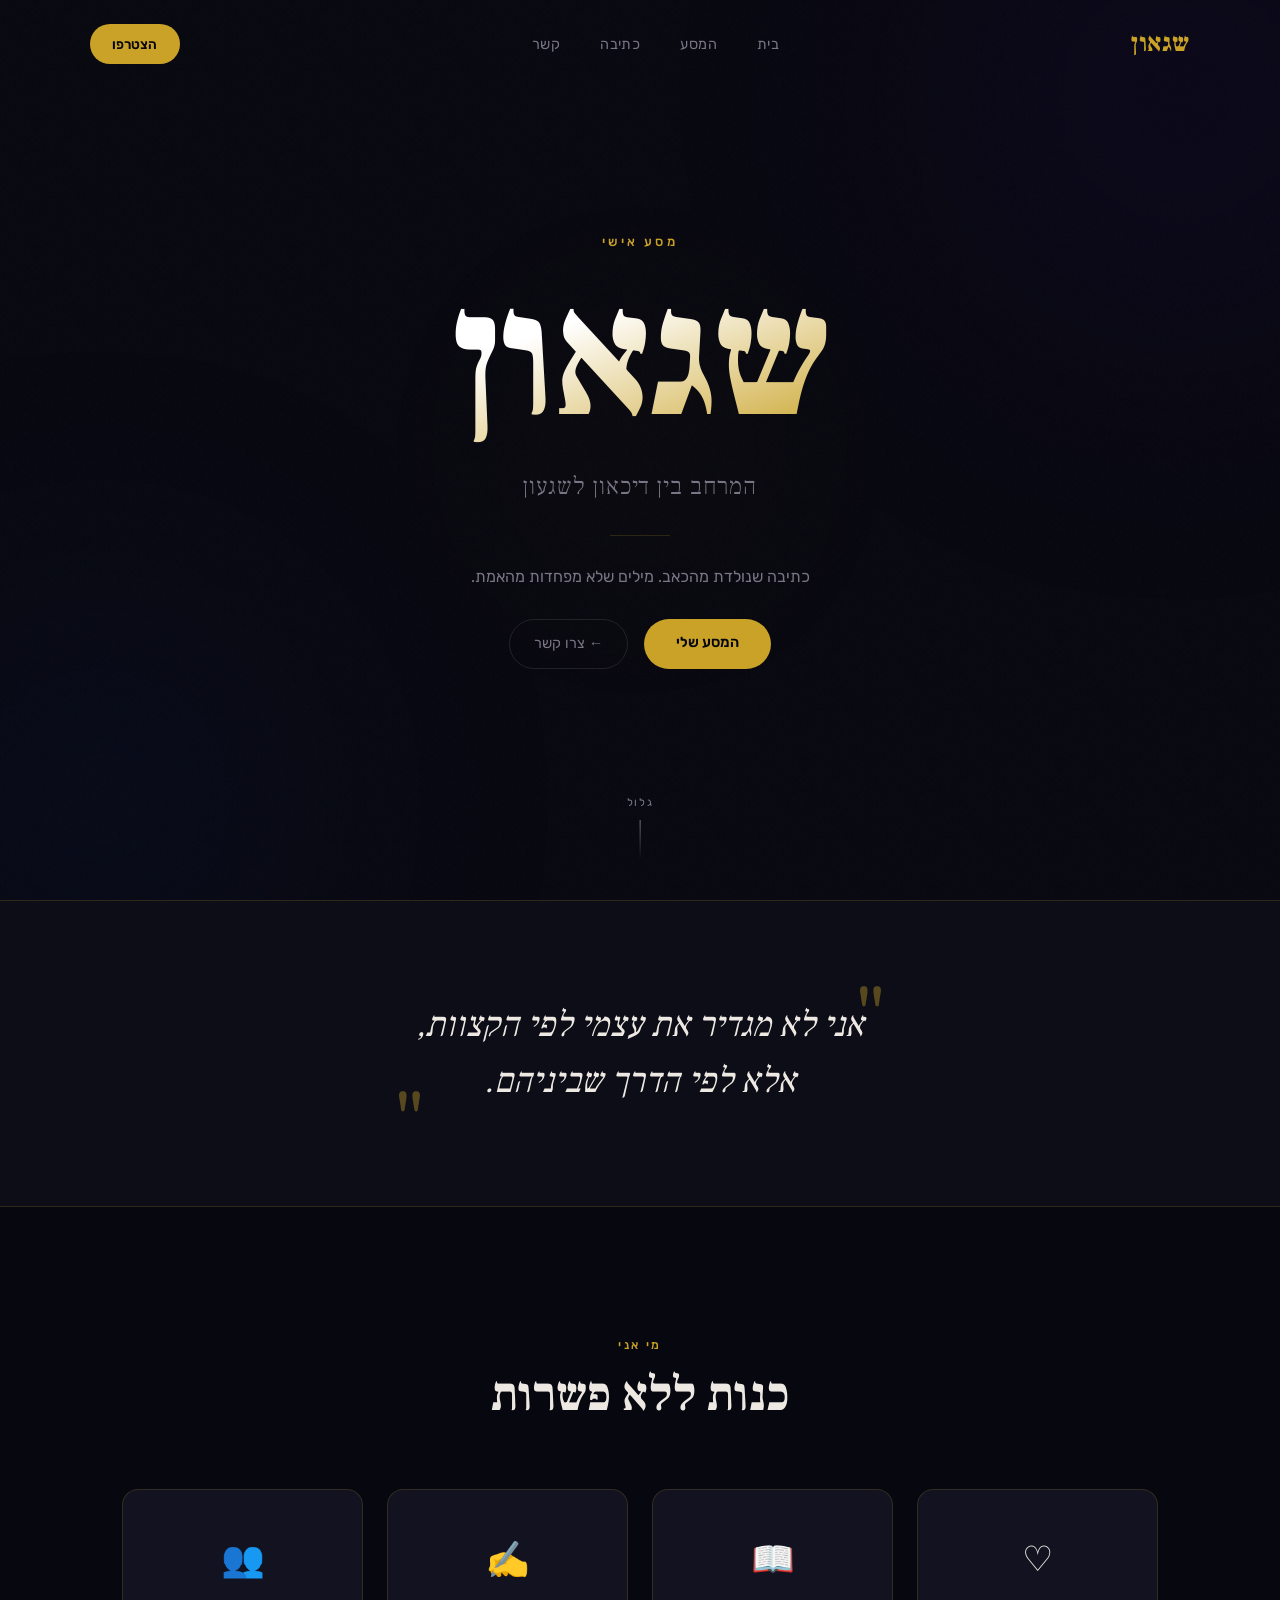
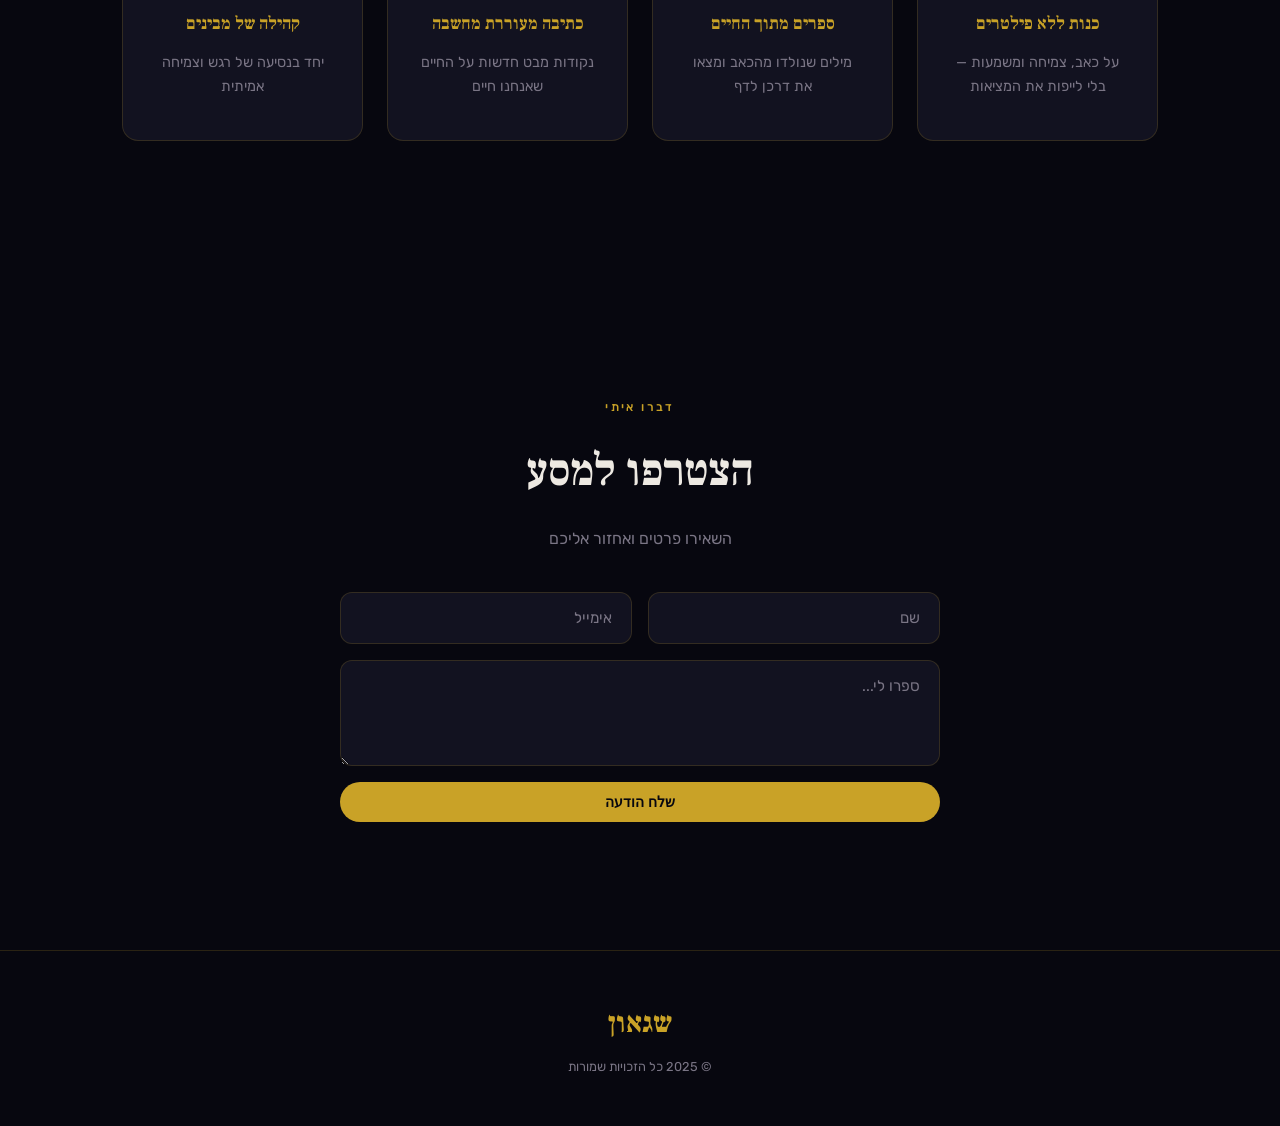
<file: docs/index.html>
<!DOCTYPE html>
<html lang="he" dir="rtl">
<head>
    <meta charset="UTF-8">
    <meta name="viewport" content="width=device-width, initial-scale=1.0">
    <title>שגאון — המרחב בין דיכאון לשגעון</title>
    <link rel="preconnect" href="https://fonts.googleapis.com">
    <link rel="preconnect" href="https://fonts.gstatic.com" crossorigin>
    <link href="https://fonts.googleapis.com/css2?family=Frank+Ruhl+Libre:wght@300;400;700;900&family=Rubik:ital,wght@0,300;0,400;0,500;1,300&display=swap" rel="stylesheet">
    <link rel="stylesheet" href="css/styles.css">
    <link rel="stylesheet" href="css/animations.css">
    <link rel="stylesheet" href="css/responsive.css">
</head>
<body>

    <div class="noise"></div>

    <nav class="navbar" id="navbar">
        <div class="nav-inner">
            <div class="logo">שגאון</div>
            <ul class="nav-links">
                <li><a href="#home">בית</a></li>
                <li><a href="#about">המסע</a></li>
                <li><a href="#writing">כתיבה</a></li>
                <li><a href="#contact">קשר</a></li>
            </ul>
            <a href="#contact" class="nav-cta">הצטרפו</a>
        </div>
    </nav>

    <section id="home" class="hero">
        <div class="hero-bg">
            <div class="orb orb-1"></div>
            <div class="orb orb-2"></div>
            <div class="orb orb-3"></div>
        </div>
        <div class="hero-inner">
            <span class="hero-eyebrow">מסע אישי</span>
            <h1 class="hero-title">שגאון</h1>
            <p class="hero-sub">המרחב בין דיכאון לשגעון</p>
            <div class="hero-divider"><span></span></div>
            <p class="hero-body">כתיבה שנולדת מהכאב. מילים שלא מפחדות מהאמת.</p>
            <div class="hero-actions">
                <a href="#about" class="btn-gold">המסע שלי</a>
                <a href="#contact" class="btn-ghost">← צרו קשר</a>
            </div>
        </div>
        <div class="scroll-hint">
            <span>גלול</span>
            <div class="scroll-line"></div>
        </div>
    </section>

    <section class="quote-hero">
        <div class="container">
            <blockquote>
                <span class="quote-mark">"</span>
                <p>אני לא מגדיר את עצמי לפי הקצוות,<br>אלא לפי הדרך שביניהם.</p>
                <span class="quote-mark closing">"</span>
            </blockquote>
        </div>
    </section>

    <section id="about" class="pillars">
        <div class="container">
            <div class="section-header">
                <span class="section-tag">מי אני</span>
                <h2>כנות ללא פשרות</h2>
            </div>
            <div class="pillars-grid">
                <div class="pillar reveal" data-delay="0">
                    <div class="pillar-icon">♡</div>
                    <h3>כנות ללא פילטרים</h3>
                    <p>על כאב, צמיחה ומשמעות — בלי לייפות את המציאות</p>
                </div>
                <div class="pillar reveal" data-delay="100">
                    <div class="pillar-icon">📖</div>
                    <h3>ספרים מתוך החיים</h3>
                    <p>מילים שנולדו מהכאב ומצאו את דרכן לדף</p>
                </div>
                <div class="pillar reveal" data-delay="200">
                    <div class="pillar-icon">✍</div>
                    <h3>כתיבה מעוררת מחשבה</h3>
                    <p>נקודות מבט חדשות על החיים שאנחנו חיים</p>
                </div>
                <div class="pillar reveal" data-delay="300">
                    <div class="pillar-icon">👥</div>
                    <h3>קהילה של מבינים</h3>
                    <p>יחד בנסיעה של רגש וצמיחה אמיתית</p>
                </div>
            </div>
        </div>
    </section>


    <section id="contact" class="contact">
        <div class="container">
            <div class="contact-inner">
                <span class="section-tag">דברו איתי</span>
                <h2>הצטרפו למסע</h2>
                <p class="contact-sub">השאירו פרטים ואחזור אליכם</p>
                <form class="contact-form" onsubmit="handleSubmit(event)">
                    <div class="form-row">
                        <input type="text" placeholder="שם" required />
                        <input type="email" placeholder="אימייל" required />
                    </div>
                    <textarea placeholder="ספרו לי..." rows="4"></textarea>
                    <button type="submit" class="btn-gold">שלח הודעה</button>
                </form>
            </div>
        </div>
    </section>

    <footer class="footer">
        <div class="container">
            <div class="footer-logo">שגאון</div>
            <p>© 2025 כל הזכויות שמורות</p>
        </div>
    </footer>

    <script src="js/main.js"></script>
    <script src="js/scroll-effects.js"></script>
</body>
</html>
</file>
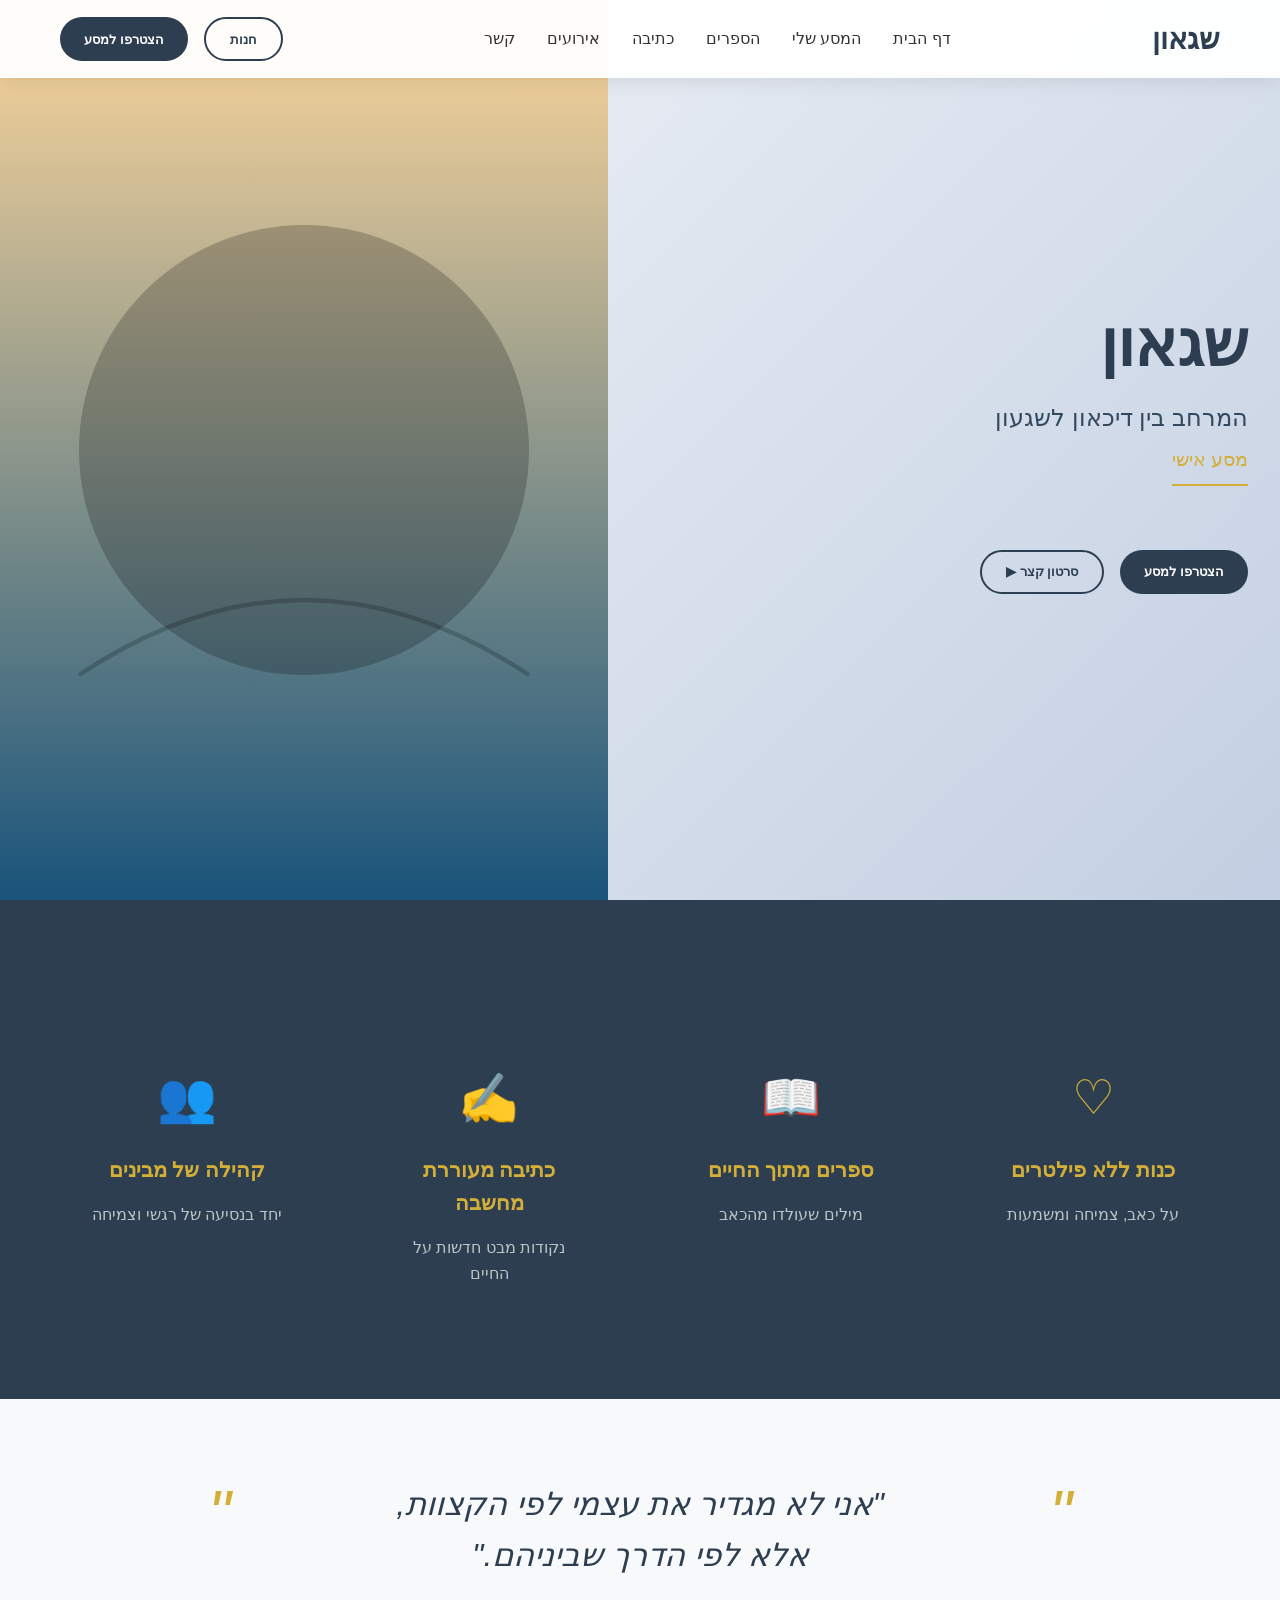
<file: shagaon-website/index.html>
<!DOCTYPE html>
<html lang="he" dir="rtl">
<head>
    <meta charset="UTF-8">
    <meta name="viewport" content="width=device-width, initial-scale=1.0">
    <title>שגאון - המרחב בין דיכאון לשגעון</title>
    <link rel="stylesheet" href="css/styles.css">
    <link rel="stylesheet" href="css/responsive.css">
    <link rel="stylesheet" href="css/animations.css">
</head>
<body>
    <nav class="navbar">
        <div class="nav-container">
            <div class="logo">שגאון</div>
            <ul class="nav-menu">
                <li><a href="#home">דף הבית</a></li>
                <li><a href="#about">המסע שלי</a></li>
                <li><a href="#books">הספרים</a></li>
                <li><a href="#writing">כתיבה</a></li>
                <li><a href="#events">אירועים</a></li>
                <li><a href="#contact">קשר</a></li>
            </ul>
            <div class="nav-buttons">
                <button class="btn-secondary">חנות</button>
                <button class="btn-primary">הצטרפו למסע</button>
            </div>
        </div>
    </nav>

    <section id="home" class="hero">
        <div class="hero-content">
            <div class="hero-text">
                <h1 class="hero-title">שגאון</h1>
                <p class="hero-subtitle">המרחב בין דיכאון לשגעון</p>
                <p class="hero-description">מסע אישי</p>
                <div class="hero-buttons">
                    <button class="btn-primary">הצטרפו למסע</button>
                    <button class="btn-secondary">סרטון קצר ▶</button>
                </div>
            </div>
        </div>
        <div class="hero-image">
            <!-- התמונה תתווסף דרך CSS -->
        </div>
    </section>

    <section class="features">
        <div class="container">
            <div class="features-grid">
                <div class="feature">
                    <div class="feature-icon">♡</div>
                    <h3>כנות ללא פילטרים</h3>
                    <p>על כאב, צמיחה ומשמעות</p>
                </div>
                <div class="feature">
                    <div class="feature-icon">📖</div>
                    <h3>ספרים מתוך החיים</h3>
                    <p>מילים שעולדו מהכאב</p>
                </div>
                <div class="feature">
                    <div class="feature-icon">✍</div>
                    <h3>כתיבה מעוררת מחשבה</h3>
                    <p>נקודות מבט חדשות על החיים</p>
                </div>
                <div class="feature">
                    <div class="feature-icon">👥</div>
                    <h3>קהילה של מבינים</h3>
                    <p>יחד בנסיעה של רגשי וצמיחה</p>
                </div>
            </div>
        </div>
    </section>

    <section class="quote-section">
        <div class="container">
            <blockquote class="main-quote">
                <p>"אני לא מגדיר את עצמי לפי הקצוות,<br>אלא לפי הדרך שביניהם."</p>
            </blockquote>
        </div>
    </section>

    <script src="js/main.js"></script>
    <script src="js/scroll-effects.js"></script>
</body>
</html>
</file>
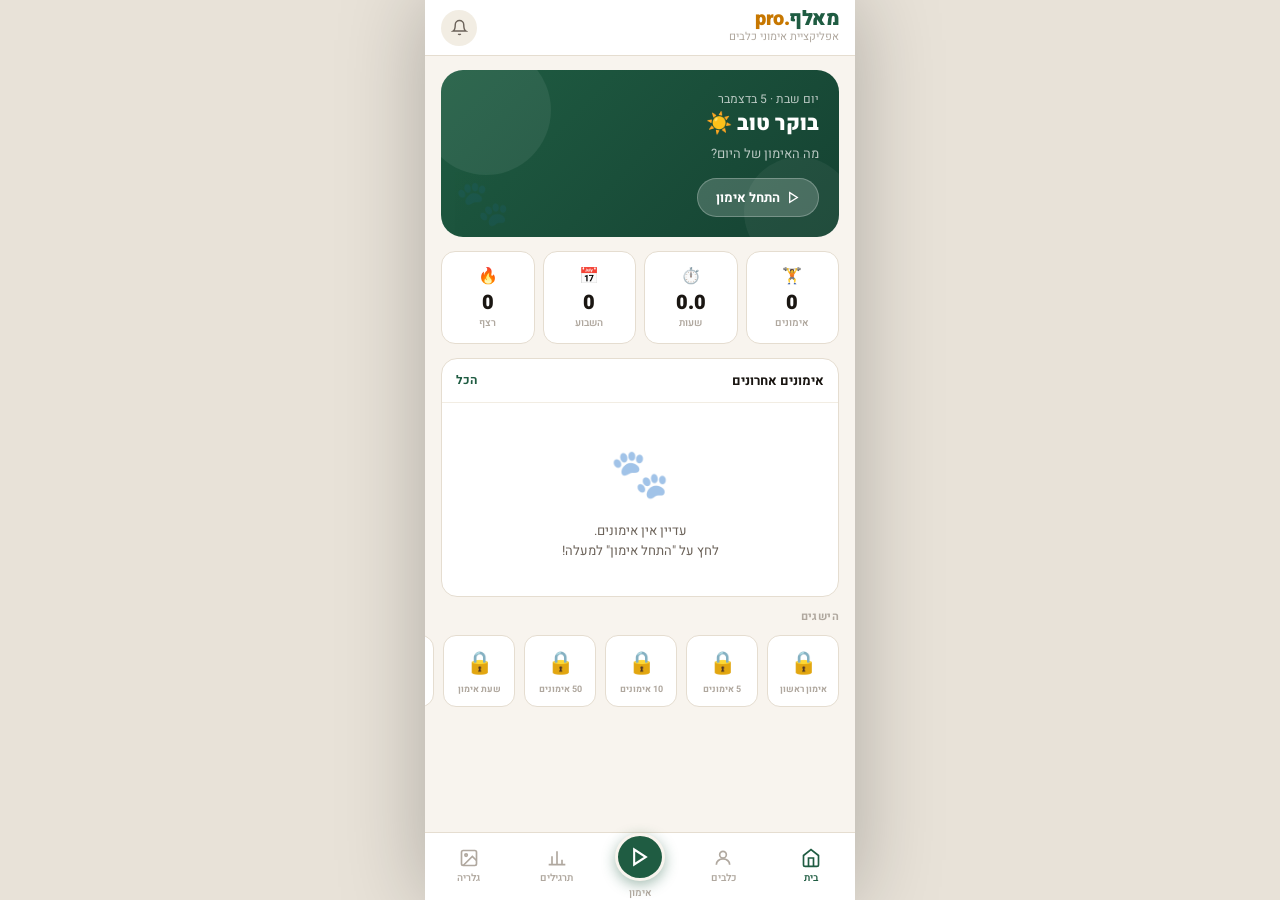
<file: dog-trainer.html>
<!DOCTYPE html>
<html dir="rtl" lang="he">
<head>
<meta charset="UTF-8">
<meta name="viewport" content="width=device-width,initial-scale=1,maximum-scale=1,user-scalable=no">
<title>מאלף 🐾 — אפליקציית אימוני כלבים</title>
<link href="https://fonts.googleapis.com/css2?family=Heebo:wght@300;400;500;600;700;800;900&display=swap" rel="stylesheet">
<style>
:root{
  --bg:#f8f4ee;--surface:#fff;--surface2:#f2ede3;--border:#e5ddd0;
  --text:#1a1612;--t2:#6b6259;--t3:#b0a89f;
  --green:#1f5c42;--gl:#d4ede1;--gd:#154232;
  --amber:#c77700;--al:#fef3c7;
  --terra:#c45128;--tl:#fff0ea;
  --red:#dc2626;--rl:#fee2e2;
  --nav:68px;--hdr:56px;
}
*{box-sizing:border-box;margin:0;padding:0;-webkit-tap-highlight-color:transparent}
html,body{height:100%;font-family:'Heebo',sans-serif;background:#e8e2d8;color:var(--text);font-size:15px;line-height:1.5;overflow:hidden}
#app{display:flex;flex-direction:column;height:100vh;max-width:430px;margin:0 auto;background:var(--bg);position:relative;overflow:hidden;box-shadow:0 0 80px rgba(0,0,0,.25)}

/* ── HEADER ── */
header{height:var(--hdr);background:var(--surface);border-bottom:1px solid var(--border);display:flex;align-items:center;padding:0 16px;gap:10px;flex-shrink:0;z-index:10}
.hdr-brand{flex:1}
.hdr-name{font-size:20px;font-weight:900;color:var(--green);letter-spacing:-.5px;line-height:1}
.hdr-name span{color:var(--amber)}
.hdr-tagline{font-size:11px;color:var(--t3);font-weight:400}
.hdr-btn{width:36px;height:36px;border-radius:50%;background:var(--surface2);border:none;cursor:pointer;display:flex;align-items:center;justify-content:center;color:var(--t2);transition:.15s;flex-shrink:0}
.hdr-btn:active{background:var(--border)}

/* ── MAIN ── */
main{flex:1;overflow-y:auto;overflow-x:hidden;padding-bottom:var(--nav);-webkit-overflow-scrolling:touch}
main::-webkit-scrollbar{display:none}

/* ── BOTTOM NAV ── */
nav{position:absolute;bottom:0;left:0;right:0;height:var(--nav);background:var(--surface);border-top:1px solid var(--border);display:flex;align-items:stretch;z-index:20;padding-bottom:env(safe-area-inset-bottom)}
.ni{flex:1;display:flex;flex-direction:column;align-items:center;justify-content:center;gap:3px;border:none;background:none;cursor:pointer;color:var(--t3);font-size:10px;font-family:'Heebo',sans-serif;font-weight:600;padding:0;transition:.15s}
.ni svg{width:20px;height:20px;transition:.15s}
.ni.active{color:var(--green)}
.ni.active svg{stroke:var(--green)}
.ni-center{flex:.9}
.ni-fab{width:50px;height:50px;border-radius:50%;background:var(--green);color:#fff;border:3px solid var(--bg);display:flex;align-items:center;justify-content:center;margin-bottom:2px;box-shadow:0 4px 14px rgba(31,92,66,.4);transition:.15s}
.ni-fab:active{transform:scale(.93);background:var(--gd)}

/* ── VIEWS ── */
.view{display:none}
.view.active{display:block;animation:vin .22s ease}
@keyframes vin{from{opacity:0;transform:translateY(8px)}to{opacity:1;transform:translateY(0)}}

/* ── TYPOGRAPHY ── */
.pg-hdr{padding:20px 16px 10px;display:flex;align-items:flex-end;justify-content:space-between}
.pg-title{font-size:26px;font-weight:900;letter-spacing:-.5px;line-height:1.1}
.pg-sub{font-size:13px;color:var(--t2);margin-top:3px;font-weight:400}
.sec-lbl{padding:0 16px;margin-bottom:9px;font-size:11px;font-weight:700;color:var(--t3);letter-spacing:.4px;text-transform:uppercase}
.spacer{height:16px}

/* ── BUTTONS ── */
.btn-primary{padding:8px 18px;border-radius:50px;background:var(--green);color:#fff;border:none;font-family:'Heebo',sans-serif;font-size:13px;font-weight:700;cursor:pointer;display:inline-flex;align-items:center;gap:6px;transition:.15s;white-space:nowrap}
.btn-primary:active{background:var(--gd)}
.btn-ghost{padding:8px 18px;border-radius:50px;background:var(--surface2);color:var(--t2);border:1px solid var(--border);font-family:'Heebo',sans-serif;font-size:13px;font-weight:600;cursor:pointer;transition:.15s}
.btn-ghost:active{background:var(--border)}
.btn-full{width:100%;padding:14px;border-radius:14px;background:var(--green);color:#fff;border:none;font-family:'Heebo',sans-serif;font-size:15px;font-weight:700;cursor:pointer;display:flex;align-items:center;justify-content:center;gap:8px;transition:.15s}
.btn-full:active{background:var(--gd)}
.btn-full:disabled{opacity:.45;cursor:default}

/* ── CARDS ── */
.card{background:var(--surface);border-radius:16px;border:1px solid var(--border)}
.card-hdr{padding:12px 14px;border-bottom:1px solid var(--surface2);display:flex;align-items:center;justify-content:space-between}
.card-hdr-title{font-size:13px;font-weight:700}
.card-link{font-size:12px;color:var(--green);font-weight:700;cursor:pointer;border:none;background:none;font-family:'Heebo',sans-serif;padding:0}

/* ── HERO ── */
.hero{margin:14px 16px 14px;background:linear-gradient(135deg,#1f5c42 0%,#154232 100%);border-radius:22px;padding:20px;color:#fff;position:relative;overflow:hidden}
.hero::before{content:'';position:absolute;top:-25px;left:-20px;width:130px;height:130px;background:rgba(255,255,255,.07);border-radius:50%}
.hero::after{content:'';position:absolute;bottom:-30px;right:-15px;width:110px;height:110px;background:rgba(255,255,255,.05);border-radius:50%}
.hero-greet{font-size:12px;opacity:.7;font-weight:400;position:relative}
.hero-title{font-size:21px;font-weight:900;line-height:1.2;margin-top:3px;position:relative}
.hero-body{font-size:13px;opacity:.7;margin-top:8px;position:relative}
.hero-cta{margin-top:14px;display:inline-flex;align-items:center;gap:7px;background:rgba(255,255,255,.18);border:1px solid rgba(255,255,255,.25);border-radius:50px;padding:9px 18px;font-size:13px;font-weight:700;color:#fff;cursor:pointer;font-family:'Heebo',sans-serif;transition:.15s;position:relative}
.hero-cta:active{background:rgba(255,255,255,.28)}
.hero-paw{position:absolute;bottom:10px;left:14px;font-size:44px;opacity:.1;line-height:1}

/* ── STATS ROW ── */
.stats-row{display:grid;grid-template-columns:repeat(4,1fr);gap:8px;padding:0 16px;margin-bottom:14px}
.stat{background:var(--surface);border-radius:14px;padding:12px 6px;text-align:center;border:1px solid var(--border)}
.stat-val{font-size:20px;font-weight:900;color:var(--text);line-height:1}
.stat-lbl{font-size:10px;color:var(--t3);margin-top:3px;font-weight:600}
.stat-ico{font-size:16px;margin-bottom:5px}

/* ── SESSION ITEMS ── */
.sess-item{display:flex;align-items:center;gap:12px;padding:11px 14px;border-bottom:1px solid var(--surface2)}
.sess-item:last-child{border-bottom:none}
.sess-av{width:38px;height:38px;border-radius:50%;background:var(--gl);display:flex;align-items:center;justify-content:center;font-size:18px;flex-shrink:0;overflow:hidden}
.sess-av img{width:100%;height:100%;object-fit:cover}
.sess-info{flex:1;min-width:0}
.sess-name{font-size:13px;font-weight:700}
.sess-meta{font-size:11px;color:var(--t2);margin-top:1px;white-space:nowrap;overflow:hidden;text-overflow:ellipsis}
.sess-dur{font-size:13px;font-weight:800;color:var(--green);flex-shrink:0}

/* ── DOGS GRID ── */
.dogs-grid{display:grid;grid-template-columns:1fr 1fr;gap:12px;padding:0 16px}
.dog-card{background:var(--surface);border-radius:18px;overflow:hidden;border:1px solid var(--border);cursor:pointer;transition:.18s;active:transform}
.dog-card:active{transform:scale(.97)}
.dog-img{width:100%;aspect-ratio:1;background:linear-gradient(135deg,var(--gl) 0%,#fff 100%);display:flex;align-items:center;justify-content:center;font-size:50px;position:relative;overflow:hidden}
.dog-img img{position:absolute;inset:0;width:100%;height:100%;object-fit:cover}
.dog-body{padding:11px 12px}
.dog-name{font-size:15px;font-weight:800}
.dog-breed{font-size:11px;color:var(--t2);margin-top:1px}
.dog-tags{display:flex;gap:6px;margin-top:8px;flex-wrap:wrap}
.tag{background:var(--surface2);border-radius:6px;padding:3px 8px;font-size:10px;color:var(--t2);font-weight:600}
.tag.green{background:var(--gl);color:var(--green)}
.dog-add{background:var(--surface);border:2px dashed var(--border);border-radius:18px;display:flex;flex-direction:column;align-items:center;justify-content:center;gap:8px;cursor:pointer;min-height:170px;transition:.15s}
.dog-add:active{border-color:var(--green)}
.dog-add span{font-size:12px;color:var(--t3);font-weight:600}

/* ── EXERCISE LIBRARY ── */
.chips{display:flex;gap:8px;padding:0 16px 12px;overflow-x:auto;scrollbar-width:none}
.chips::-webkit-scrollbar{display:none}
.chip{flex-shrink:0;padding:7px 16px;border-radius:50px;background:var(--surface);border:1px solid var(--border);font-size:12px;color:var(--t2);cursor:pointer;font-family:'Heebo',sans-serif;font-weight:600;transition:.15s}
.chip.active{background:var(--green);border-color:var(--green);color:#fff}
.ex-list{padding:0 16px;display:flex;flex-direction:column;gap:9px}
.ex-card{background:var(--surface);border-radius:14px;padding:13px;border:1px solid var(--border);display:flex;gap:12px;align-items:center;transition:.15s}
.ex-ico{width:42px;height:42px;border-radius:12px;background:var(--surface2);display:flex;align-items:center;justify-content:center;font-size:20px;flex-shrink:0}
.ex-info{flex:1;min-width:0}
.ex-name{font-size:14px;font-weight:700}
.ex-desc{font-size:11px;color:var(--t2);margin-top:2px}
.ex-foot{display:flex;align-items:center;gap:8px;margin-top:5px}
.ex-cat-tag{border-radius:4px;padding:2px 7px;font-size:10px;font-weight:700}
.diff{display:flex;gap:2px}
.d{width:5px;height:5px;border-radius:50%;background:var(--border)}
.d.on{background:var(--amber)}
.ex-add-btn{flex-shrink:0;width:30px;height:30px;border-radius:50%;border:none;cursor:pointer;display:flex;align-items:center;justify-content:center;transition:.15s}
.ex-add-btn.off{background:var(--surface2);color:var(--t3)}
.ex-add-btn.on{background:var(--green);color:#fff}

/* ── TRAINING FORM ── */
.dog-sel-row{display:flex;gap:10px;padding:0 16px;overflow-x:auto;scrollbar-width:none;margin-bottom:14px}
.dog-sel-row::-webkit-scrollbar{display:none}
.dog-sel{display:flex;flex-direction:column;align-items:center;gap:5px;cursor:pointer;flex-shrink:0}
.dog-sel-av{width:52px;height:52px;border-radius:50%;border:3px solid transparent;display:flex;align-items:center;justify-content:center;font-size:24px;background:var(--surface2);transition:.15s;overflow:hidden}
.dog-sel-av img{width:100%;height:100%;object-fit:cover;border-radius:50%}
.dog-sel.sel .dog-sel-av{border-color:var(--green);background:var(--gl)}
.dog-sel-nm{font-size:10px;font-weight:700;color:var(--t3);max-width:56px;text-align:center;white-space:nowrap;overflow:hidden;text-overflow:ellipsis}
.dog-sel.sel .dog-sel-nm{color:var(--green)}
.dur-row{display:flex;gap:8px;flex-wrap:wrap;padding:0 16px;margin-bottom:14px}
.dur-btn{padding:8px 16px;border-radius:50px;background:var(--surface);border:1px solid var(--border);font-size:13px;font-weight:700;color:var(--t2);cursor:pointer;font-family:'Heebo',sans-serif;transition:.15s}
.dur-btn.sel{background:var(--al);border-color:var(--amber);color:var(--amber)}
.dur-custom{border:1px solid var(--border);border-radius:50px;padding:8px 14px;font-size:13px;font-weight:700;color:var(--text);background:var(--surface);font-family:'Heebo',sans-serif;width:80px;text-align:center;outline:none}
.dur-custom:focus{border-color:var(--green)}
.mood-row{display:flex;gap:8px;padding:0 16px;margin-bottom:14px}
.mood-btn{flex:1;padding:9px 4px;border-radius:12px;background:var(--surface);border:1.5px solid var(--border);display:flex;flex-direction:column;align-items:center;gap:3px;cursor:pointer;font-size:9px;font-weight:700;color:var(--t3);font-family:'Heebo',sans-serif;transition:.15s}
.mood-btn .me{font-size:20px}
.mood-btn.sel{border-color:var(--green);color:var(--green);background:var(--gl)}
.notes-ta{margin:0 16px 14px;border:1px solid var(--border);border-radius:14px;padding:12px;background:var(--surface);font-family:'Heebo',sans-serif;font-size:14px;color:var(--text);outline:none;resize:none;width:calc(100% - 32px);min-height:80px;display:block}
.notes-ta:focus{border-color:var(--green)}
.save-wrap{padding:0 16px}

/* ── GALLERY ── */
.gal-grid{display:grid;grid-template-columns:repeat(3,1fr);gap:3px;padding:0 16px}
.gal-item{aspect-ratio:1;border-radius:8px;overflow:hidden;cursor:pointer;position:relative;background:var(--surface2)}
.gal-item img{width:100%;height:100%;object-fit:cover;transition:.2s}
.gal-item:active img{transform:scale(.97)}
.gal-add{display:flex;align-items:center;justify-content:center;background:var(--surface);border:2px dashed var(--border);font-size:26px;cursor:pointer}

/* ── PROGRESS ── */
.prog-bar{height:7px;background:var(--surface2);border-radius:4px;overflow:hidden}
.prog-fill{height:100%;background:linear-gradient(90deg,var(--green),#52b788);border-radius:4px;transition:width .6s ease}

/* ── BADGES ── */
.badge-row{display:flex;gap:9px;padding:0 16px 2px;overflow-x:auto;scrollbar-width:none}
.badge-row::-webkit-scrollbar{display:none}
.badge{flex-shrink:0;background:var(--surface);border-radius:13px;padding:11px 8px;text-align:center;border:1px solid var(--border);min-width:72px;cursor:default}
.badge-em{font-size:22px}
.badge-nm{font-size:9px;font-weight:700;color:var(--t3);margin-top:4px;line-height:1.3}
.badge.earned{border-color:#e8c44a;background:var(--al)}
.badge.earned .badge-nm{color:var(--amber)}

/* ── MODALS ── */
.overlay{position:fixed;inset:0;background:rgba(0,0,0,.45);z-index:100;display:none;align-items:flex-end;justify-content:center;backdrop-filter:blur(3px)}
.overlay.open{display:flex;animation:fdin .2s}
@keyframes fdin{from{opacity:0}to{opacity:1}}
.modal{background:var(--surface);border-radius:24px 24px 0 0;width:100%;max-width:430px;max-height:92vh;display:flex;flex-direction:column;animation:sup .28s cubic-bezier(.32,0,.67,0)}
@keyframes sup{from{transform:translateY(100%)}to{transform:translateY(0)}}
.modal-handle{width:36px;height:4px;background:var(--border);border-radius:2px;margin:12px auto 0;flex-shrink:0}
.modal-hdr{padding:14px 18px 10px;display:flex;align-items:center;justify-content:space-between;flex-shrink:0}
.modal-title{font-size:17px;font-weight:800}
.modal-x{width:30px;height:30px;border-radius:50%;background:var(--surface2);border:none;cursor:pointer;font-size:14px;color:var(--t2);display:flex;align-items:center;justify-content:center}
.modal-body{padding:0 18px 28px;overflow-y:auto;flex:1}
.modal-body::-webkit-scrollbar{display:none}

/* ── FORMS ── */
.fg{margin-bottom:14px}
.fl{font-size:12px;font-weight:700;color:var(--text);margin-bottom:6px;display:block}
.fi{width:100%;border:1.5px solid var(--border);border-radius:12px;padding:11px 13px;font-size:14px;color:var(--text);background:var(--surface);font-family:'Heebo',sans-serif;outline:none;transition:.15s}
.fi:focus{border-color:var(--green);box-shadow:0 0 0 3px var(--gl)}
.fi-grid{display:grid;grid-template-columns:1fr 1fr;gap:11px}
.photo-upload{width:100%;aspect-ratio:16/9;background:var(--surface2);border:2px dashed var(--border);border-radius:14px;display:flex;flex-direction:column;align-items:center;justify-content:center;gap:6px;cursor:pointer;margin-bottom:14px;overflow:hidden;position:relative;transition:.15s}
.photo-upload:active{border-color:var(--green)}
.photo-upload img{position:absolute;inset:0;width:100%;height:100%;object-fit:cover}
.photo-upload-ico{font-size:28px;opacity:.45}
.photo-upload-lbl{font-size:12px;color:var(--t3);font-weight:600}

/* ── TOAST ── */
.toast{position:fixed;bottom:calc(var(--nav) + 14px);left:50%;transform:translateX(-50%) translateY(12px);background:var(--text);color:#fff;padding:9px 20px;border-radius:50px;font-size:13px;font-weight:600;z-index:200;opacity:0;transition:.3s cubic-bezier(.22,.68,0,1.2);white-space:nowrap;font-family:'Heebo',sans-serif;pointer-events:none}
.toast.show{opacity:1;transform:translateX(-50%) translateY(0)}

/* ── EMPTY STATE ── */
.empty{padding:36px 20px;text-align:center;display:flex;flex-direction:column;align-items:center;gap:10px}
.empty-ico{font-size:48px;opacity:.4}
.empty-ttl{font-size:16px;font-weight:700}
.empty-desc{font-size:13px;color:var(--t2);line-height:1.5}

/* ── DOG DETAIL ── */
.detail-photo{width:100%;height:190px;object-fit:cover;border-radius:16px;margin-bottom:14px;background:var(--surface2);display:flex;align-items:center;justify-content:center;font-size:72px;overflow:hidden}
</style>
</head>
<body>
<div id="app">
  <!-- HEADER -->
  <header>
    <div class="hdr-brand">
      <div class="hdr-name">מאלף<span>.pro</span></div>
      <div class="hdr-tagline">אפליקציית אימוני כלבים</div>
    </div>
    <button class="hdr-btn" onclick="openNotif()">
      <svg viewBox="0 0 24 24" fill="none" stroke="currentColor" stroke-width="2" width="17" height="17"><path d="M18 8A6 6 0 006 8c0 7-3 9-3 9h18s-3-2-3-9"/><path d="M13.73 21a2 2 0 01-3.46 0"/></svg>
    </button>
  </header>

  <main>
    <!-- ═══ HOME ═══ -->
    <div id="v-home" class="view active">
      <div class="hero">
        <div class="hero-greet" id="h-greet"></div>
        <div class="hero-title" id="h-title">ברוך הבא למאלף! 👋</div>
        <div class="hero-body" id="h-body">מה האימון של היום?</div>
        <button class="hero-cta" onclick="nav('v-train')">
          <svg viewBox="0 0 24 24" fill="none" stroke="currentColor" stroke-width="2.5" width="13" height="13"><path d="M5 3l14 9-14 9V3z"/></svg>
          התחל אימון
        </button>
        <div class="hero-paw">🐾</div>
      </div>

      <div class="stats-row" id="h-stats"></div>

      <div style="padding:0 16px 12px">
        <div class="card">
          <div class="card-hdr">
            <span class="card-hdr-title">אימונים אחרונים</span>
            <button class="card-link" onclick="nav('v-train')">הכל</button>
          </div>
          <div id="h-recent"></div>
        </div>
      </div>

      <div class="sec-lbl">הישגים</div>
      <div class="badge-row" id="h-badges"></div>
      <div class="spacer"></div>
    </div>

    <!-- ═══ DOGS ═══ -->
    <div id="v-dogs" class="view">
      <div class="pg-hdr">
        <div>
          <div class="pg-title">הכלבים שלי</div>
          <div class="pg-sub" id="dogs-sub"></div>
        </div>
        <button class="btn-primary" onclick="openAddDog()">
          <svg viewBox="0 0 24 24" fill="none" stroke="currentColor" stroke-width="2.5" width="13" height="13"><path d="M12 5v14M5 12h14"/></svg>
          הוסף
        </button>
      </div>
      <div class="dogs-grid" id="dogs-grid"></div>
      <div class="spacer"></div>
    </div>

    <!-- ═══ TRAIN ═══ -->
    <div id="v-train" class="view">
      <div class="pg-hdr">
        <div>
          <div class="pg-title">אימון חדש</div>
          <div class="pg-sub">רשום את מה שעשיתם</div>
        </div>
      </div>

      <div class="sec-lbl">בחר כלב</div>
      <div class="dog-sel-row" id="t-dogs"></div>

      <div class="sec-lbl">תרגילים</div>
      <div style="padding:0 16px;margin-bottom:14px">
        <div class="card">
          <div class="card-hdr">
            <span class="card-hdr-title" id="t-ex-count">לא נבחרו תרגילים</span>
            <button class="card-link" onclick="openExPicker()">בחר +</button>
          </div>
          <div id="t-ex-chips" style="padding:8px 14px 12px;min-height:40px;display:flex;flex-wrap:wrap;gap:6px;align-items:center">
            <span style="font-size:12px;color:var(--t3)">לחץ על "בחר +" להוסיף תרגילים</span>
          </div>
        </div>
      </div>

      <div class="sec-lbl">משך האימון</div>
      <div class="dur-row">
        <button class="dur-btn" data-min="15" onclick="setDur(15)">15 ד'</button>
        <button class="dur-btn sel" data-min="30" onclick="setDur(30)">30 ד'</button>
        <button class="dur-btn" data-min="45" onclick="setDur(45)">45 ד'</button>
        <button class="dur-btn" data-min="60" onclick="setDur(60)">שעה</button>
        <input class="dur-custom" type="number" id="t-dur-custom" placeholder="אחר" min="1" max="300" oninput="onCustomDur()">
      </div>

      <div class="sec-lbl">מצב הכלב</div>
      <div class="mood-row">
        <button class="mood-btn" data-mood="excellent" onclick="setMood('excellent')"><span class="me">🌟</span>מצוין</button>
        <button class="mood-btn sel" data-mood="good" onclick="setMood('good')"><span class="me">😊</span>טוב</button>
        <button class="mood-btn" data-mood="ok" onclick="setMood('ok')"><span class="me">😐</span>סביר</button>
        <button class="mood-btn" data-mood="tired" onclick="setMood('tired')"><span class="me">😴</span>עייף</button>
      </div>

      <div class="sec-lbl">הערות</div>
      <textarea class="notes-ta" id="t-notes" placeholder="מה עבד טוב? מה צריך לשפר?..."></textarea>

      <div class="save-wrap">
        <button class="btn-full" id="save-btn" onclick="saveSession()">
          <svg viewBox="0 0 24 24" fill="none" stroke="currentColor" stroke-width="2.5" width="16" height="16"><path d="M5 13l4 4L19 7"/></svg>
          שמור אימון
        </button>
      </div>

      <div style="height:20px"></div>

      <div style="padding:0 16px 0">
        <div class="card">
          <div class="card-hdr"><span class="card-hdr-title">היסטוריית אימונים</span></div>
          <div id="t-history"></div>
        </div>
      </div>
      <div class="spacer"></div>
    </div>

    <!-- ═══ EXERCISES ═══ -->
    <div id="v-exercises" class="view">
      <div class="pg-hdr">
        <div>
          <div class="pg-title">ספריית תרגילים</div>
          <div class="pg-sub">20 תרגילים מקצועיים</div>
        </div>
      </div>
      <div style="padding:0 16px 12px">
        <input class="fi" type="search" id="ex-search" placeholder="חפש תרגיל..." oninput="renderEx()" style="border-radius:50px">
      </div>
      <div class="chips" id="ex-chips"></div>
      <div class="ex-list" id="ex-list"></div>
      <div class="spacer"></div>
    </div>

    <!-- ═══ GALLERY ═══ -->
    <div id="v-gallery" class="view">
      <div class="pg-hdr">
        <div>
          <div class="pg-title">גלריה</div>
          <div class="pg-sub">תמונות הכלבים שלך</div>
        </div>
        <button class="btn-primary" onclick="triggerGalleryUpload()">
          <svg viewBox="0 0 24 24" fill="none" stroke="currentColor" stroke-width="2.5" width="13" height="13"><path d="M12 5v14M5 12h14"/></svg>
          הוסף
        </button>
      </div>
      <div class="chips" id="gal-chips"></div>
      <div class="gal-grid" id="gal-grid"></div>
      <div class="spacer"></div>
    </div>
  </main>

  <!-- BOTTOM NAV -->
  <nav>
    <button class="ni active" data-v="v-home" onclick="nav('v-home')">
      <svg viewBox="0 0 24 24" fill="none" stroke="currentColor" stroke-width="2"><path d="M3 9l9-7 9 7v11a2 2 0 01-2 2H5a2 2 0 01-2-2z"/><polyline points="9 22 9 12 15 12 15 22"/></svg>
      בית
    </button>
    <button class="ni" data-v="v-dogs" onclick="nav('v-dogs')">
      <svg viewBox="0 0 24 24" fill="none" stroke="currentColor" stroke-width="2"><circle cx="12" cy="8" r="4"/><path d="M4 20c0-4 3.6-7 8-7s8 3 8 7"/></svg>
      כלבים
    </button>
    <button class="ni ni-center" onclick="nav('v-train')">
      <div class="ni-fab">
        <svg viewBox="0 0 24 24" fill="none" stroke="currentColor" stroke-width="2.5" width="20" height="20"><path d="M5 3l14 9-14 9V3z"/></svg>
      </div>
      אימון
    </button>
    <button class="ni" data-v="v-exercises" onclick="nav('v-exercises')">
      <svg viewBox="0 0 24 24" fill="none" stroke="currentColor" stroke-width="2"><path d="M2 20h20M6 20V10M12 20V4M18 20v-6"/></svg>
      תרגילים
    </button>
    <button class="ni" data-v="v-gallery" onclick="nav('v-gallery')">
      <svg viewBox="0 0 24 24" fill="none" stroke="currentColor" stroke-width="2"><rect x="3" y="3" width="18" height="18" rx="2"/><circle cx="8.5" cy="8.5" r="1.5"/><polyline points="21 15 16 10 5 21"/></svg>
      גלריה
    </button>
  </nav>
</div>

<!-- ══ MODAL: ADD DOG ══ -->
<div class="overlay" id="m-add-dog" onclick="if(event.target===this)closeModal('m-add-dog')">
  <div class="modal">
    <div class="modal-handle"></div>
    <div class="modal-hdr">
      <span class="modal-title">הוסף כלב חדש</span>
      <button class="modal-x" onclick="closeModal('m-add-dog')">✕</button>
    </div>
    <div class="modal-body">
      <div class="photo-upload" id="dog-photo-box" onclick="document.getElementById('dog-photo-in').click()">
        <div class="photo-upload-ico">🐕</div>
        <div class="photo-upload-lbl">לחץ להוסיף תמונה (אופציונלי)</div>
        <input type="file" id="dog-photo-in" accept="image/*" style="display:none" onchange="previewDogPic(this)">
      </div>
      <div class="fg">
        <label class="fl">שם הכלב *</label>
        <input class="fi" type="text" id="dog-name" placeholder="מקס, ביל, לולה...">
      </div>
      <div class="fg">
        <label class="fl">גזע</label>
        <input class="fi" type="text" id="dog-breed" placeholder="לברדור, גולדן רטריבר, מעורב...">
      </div>
      <div class="fi-grid">
        <div class="fg">
          <label class="fl">גיל (שנים)</label>
          <input class="fi" type="number" id="dog-age" placeholder="2" min="0" max="25">
        </div>
        <div class="fg">
          <label class="fl">משקל (ק"ג)</label>
          <input class="fi" type="number" id="dog-weight" placeholder="15" min="0" max="100">
        </div>
      </div>
      <div class="fg">
        <label class="fl">הערות</label>
        <textarea class="fi" id="dog-notes" placeholder="מידע שימושי, בעיות, נקודות חוזק..." style="resize:none;min-height:56px"></textarea>
      </div>
      <button class="btn-full" onclick="addDog()" style="margin-top:4px">שמור כלב</button>
    </div>
  </div>
</div>

<!-- ══ MODAL: EXERCISE PICKER ══ -->
<div class="overlay" id="m-ex-picker" onclick="if(event.target===this)closeModal('m-ex-picker')">
  <div class="modal">
    <div class="modal-handle"></div>
    <div class="modal-hdr">
      <span class="modal-title">בחר תרגילים לאימון</span>
      <button class="modal-x" onclick="closeModal('m-ex-picker')">✕</button>
    </div>
    <div class="modal-body" id="m-ex-body"></div>
  </div>
</div>

<!-- ══ MODAL: DOG DETAIL ══ -->
<div class="overlay" id="m-dog" onclick="if(event.target===this)closeModal('m-dog')">
  <div class="modal">
    <div class="modal-handle"></div>
    <div class="modal-hdr">
      <span class="modal-title" id="m-dog-title"></span>
      <button class="modal-x" onclick="closeModal('m-dog')">✕</button>
    </div>
    <div class="modal-body" id="m-dog-body"></div>
  </div>
</div>

<!-- ══ MODAL: PHOTO FULL ══ -->
<div class="overlay" id="m-photo" onclick="closeModal('m-photo')" style="align-items:center">
  <div style="padding:20px;width:100%;max-width:430px">
    <img id="m-photo-img" style="width:100%;border-radius:18px;max-height:80vh;object-fit:contain">
  </div>
</div>

<div class="toast" id="toast"></div>
<input type="file" id="gal-file-in" accept="image/*" style="display:none" onchange="addGalPhoto(this)">

<script>
// ══ EXERCISES DATABASE ══════════════════════════════════════════════
const EXDB = [
  {id:'e1', name:'שב',          cat:'basic',     diff:1, em:'🐕',  desc:'הפקודה הבסיסית ביותר — הכלב יושב עד לשחרור'},
  {id:'e2', name:'שכב',         cat:'basic',     diff:1, em:'🛏️',  desc:'הכלב שוכב על הבטן עם הרגליים קדימה'},
  {id:'e3', name:'עמוד',        cat:'basic',     diff:2, em:'🐕‍🦺', desc:'הכלב עומד שקט על ארבע רגליים'},
  {id:'e4', name:'בוא',         cat:'basic',     diff:2, em:'📣',  desc:'הכלב מגיע לידי בקריאת שמו'},
  {id:'e5', name:'עצור',        cat:'obedience', diff:2, em:'✋',  desc:'הכלב נשאר במקומו עד לפקודת שחרור'},
  {id:'e6', name:'הצד',         cat:'obedience', diff:3, em:'🚶',  desc:'צעידה מסודרת בצד שמאל עם קשר עין'},
  {id:'e7', name:'עזוב',        cat:'obedience', diff:2, em:'🚫',  desc:'הכלב מפנה תשומת ליבו מחפץ או מזון'},
  {id:'e8', name:'הבא',         cat:'obedience', diff:3, em:'🎾',  desc:'הכלב מביא חפץ שנזרק ומחזיר אותו ליד'},
  {id:'e9', name:'תן יד',       cat:'tricks',    diff:2, em:'🤝',  desc:'הכלב מושיט כפה ימין לפקודה'},
  {id:'e10',name:'הסתובב',      cat:'tricks',    diff:3, em:'🌀',  desc:'עיגול שלם עם גוף — שימוש בטריט כמדריך'},
  {id:'e11',name:'שלום',        cat:'tricks',    diff:2, em:'👋',  desc:'הכלב מנופף בכפה לאחר פקודה'},
  {id:'e12',name:'גלגל',        cat:'tricks',    diff:3, em:'🔄',  desc:'התגלגלות מצד לצד על הגב'},
  {id:'e13',name:'שב יפה',      cat:'tricks',    diff:4, em:'🎭',  desc:'הכלב יושב על ירכיו בלבד — מאוזן'},
  {id:'e14',name:'זחל',         cat:'advanced',  diff:4, em:'⬇️',  desc:'זחילה על הבטן קדימה ללא להרים כפות'},
  {id:'e15',name:'בין הרגליים', cat:'tricks',    diff:4, em:'🦵',  desc:'הכלב עובר ביגולים דרך הרגליים'},
  {id:'e16',name:'קפוץ',        cat:'agility',   diff:3, em:'⬆️',  desc:'קפיצה מעל מכשול — ניטור עומס ממפרקים'},
  {id:'e17',name:'שוט',         cat:'agility',   diff:4, em:'🏃',  desc:'מסלול מכשולים מלא בקצב גבוה'},
  {id:'e18',name:'עלה',         cat:'agility',   diff:3, em:'📐',  desc:'עלייה וירידה על גשר/קרש — בטחון בגבהים'},
  {id:'e19',name:'חיפוש ריח',   cat:'cognitive', diff:3, em:'👃',  desc:'מציאת טריט/חפץ מוסתר לפי ריח'},
  {id:'e20',name:'פאזל',        cat:'cognitive', diff:3, em:'🧩',  desc:'פתרון משחק אינטראקטיבי לכלבים'},
];

const CATS = {all:'הכל',basic:'יסודות',obedience:'ציות',tricks:'קסמים',agility:'אגיליטי',advanced:'מתקדם',cognitive:'קוגניטיבי'};
const CAT_CLR = {basic:'#1f5c42',obedience:'#1d4ed8',tricks:'#c77700',agility:'#c45128',advanced:'#7c3aed',cognitive:'#0891b2'};
const MOODS = {excellent:'🌟',good:'😊',ok:'😐',tired:'😴'};
const DOG_EMS = ['🐕','🦮','🐩','🐕‍🦺','🐾'];

// ══ STATE ══════════════════════════════════════════════════════════
let DB = load();
let curView = 'v-home';
let selDog = null;
let selEx = new Set();
let selDur = 30;
let selMood = 'good';
let selGalDog = null;
let pendGalDog = null;
let dogPhotoData = null;
let exCat = 'all';

function load(){
  try{const r=localStorage.getItem('maalef_v3');if(r)return JSON.parse(r);}catch(e){}
  return{dogs:[],sessions:[],gallery:[]};
}
function save(){localStorage.setItem('maalef_v3',JSON.stringify(DB));}

// ══ NAVIGATION ═════════════════════════════════════════════════════
function nav(id){
  document.querySelectorAll('.view').forEach(v=>v.classList.remove('active'));
  document.querySelectorAll('.ni[data-v]').forEach(b=>b.classList.remove('active'));
  document.getElementById(id).classList.add('active');
  const nb=document.querySelector(`.ni[data-v="${id}"]`);
  if(nb)nb.classList.add('active');
  curView=id;
  document.querySelector('main').scrollTop=0;
  if(id==='v-home')renderHome();
  if(id==='v-dogs')renderDogs();
  if(id==='v-train')renderTrain();
  if(id==='v-exercises')renderEx();
  if(id==='v-gallery')renderGallery();
}

// ══ HOME ═══════════════════════════════════════════════════════════
function renderHome(){
  const now=new Date();
  const days=['ראשון','שני','שלישי','רביעי','חמישי','שישי','שבת'];
  const h=now.getHours();
  const greet=h<5?'לילה טוב 🌙':h<12?'בוקר טוב ☀️':h<17?'צהריים טובים 🌤':h<21?'ערב טוב 🌆':'לילה טוב 🌙';
  document.getElementById('h-greet').textContent=`יום ${days[now.getDay()]} · ${now.toLocaleDateString('he-IL',{day:'numeric',month:'long'})}`;
  document.getElementById('h-title').textContent=greet;
  const streak=calcStreak();
  document.getElementById('h-body').textContent=streak>1?`רצף של ${streak} ימים 🔥`:'מה האימון של היום?';

  const total=DB.sessions.length;
  const mins=DB.sessions.reduce((s,x)=>s+(x.dur||0),0);
  const wkAgo=Date.now()-7*24*60*60*1000;
  const wk=DB.sessions.filter(s=>s.date>wkAgo).length;
  document.getElementById('h-stats').innerHTML=`
    <div class="stat"><div class="stat-ico">🏋️</div><div class="stat-val">${total}</div><div class="stat-lbl">אימונים</div></div>
    <div class="stat"><div class="stat-ico">⏱️</div><div class="stat-val">${(mins/60).toFixed(1)}</div><div class="stat-lbl">שעות</div></div>
    <div class="stat"><div class="stat-ico">📅</div><div class="stat-val">${wk}</div><div class="stat-lbl">השבוע</div></div>
    <div class="stat"><div class="stat-ico">🔥</div><div class="stat-val">${streak}</div><div class="stat-lbl">רצף</div></div>
  `;

  const recent=[...DB.sessions].sort((a,b)=>b.date-a.date).slice(0,6);
  const rEl=document.getElementById('h-recent');
  if(!recent.length){
    rEl.innerHTML='<div class="empty"><div class="empty-ico">🐾</div><div class="empty-desc">עדיין אין אימונים.<br>לחץ על "התחל אימון" למעלה!</div></div>';
  }else{
    rEl.innerHTML=recent.map(s=>{
      const dog=DB.dogs.find(d=>d.id===s.dogId)||{name:'?',emoji:'🐕'};
      const dt=new Date(s.date).toLocaleDateString('he-IL',{weekday:'short',day:'numeric',month:'short'});
      const exs=(s.exercises||[]).map(id=>EXDB.find(e=>e.id===id)?.name).filter(Boolean).join(', ');
      const av=dog.photo?`<img src="${dog.photo}" alt="${dog.name}">`:`<span style="font-size:18px">${dog.emoji||'🐕'}</span>`;
      return`<div class="sess-item"><div class="sess-av">${av}</div><div class="sess-info"><div class="sess-name">${dog.name} ${MOODS[s.mood]||''}</div><div class="sess-meta">${dt}${exs?' · '+exs:''}</div></div><div class="sess-dur">${s.dur||0}ד'</div></div>`;
    }).join('');
  }
  renderBadges();
}

function calcStreak(){
  if(!DB.sessions.length)return 0;
  const ds=[...new Set(DB.sessions.map(s=>new Date(s.date).toDateString()))].sort((a,b)=>new Date(b)-new Date(a));
  let streak=0,prev=null;
  for(const d of ds){
    const cur=new Date(d);
    if(!prev){streak=1;prev=cur;continue;}
    const diff=(prev-cur)/(864e5);
    if(diff<=1.5){streak++;prev=cur;}else break;
  }
  return streak;
}

function renderBadges(){
  const ach=[
    {em:'🏅',nm:'אימון ראשון',ok:()=>DB.sessions.length>=1},
    {em:'⭐',nm:'5 אימונים',ok:()=>DB.sessions.length>=5},
    {em:'🌟',nm:'10 אימונים',ok:()=>DB.sessions.length>=10},
    {em:'🏆',nm:'50 אימונים',ok:()=>DB.sessions.length>=50},
    {em:'⏰',nm:'שעת אימון',ok:()=>DB.sessions.some(s=>s.dur>=60)},
    {em:'🔥',nm:'שבוע רצוף',ok:()=>calcStreak()>=7},
    {em:'🐶',nm:'3 כלבים',ok:()=>DB.dogs.length>=3},
    {em:'🎨',nm:'מגוון גדול',ok:()=>new Set(DB.sessions.flatMap(s=>s.exercises||[])).size>=10},
  ];
  document.getElementById('h-badges').innerHTML=ach.map(a=>{
    const e=a.ok();
    return`<div class="badge ${e?'earned':''}"><div class="badge-em">${e?a.em:'🔒'}</div><div class="badge-nm">${a.nm}</div></div>`;
  }).join('');
}

// ══ DOGS ═══════════════════════════════════════════════════════════
function renderDogs(){
  const n=DB.dogs.length;
  document.getElementById('dogs-sub').textContent=n?`${n} כלבים רשומים`:'הוסף את הכלב הראשון שלך';
  const g=document.getElementById('dogs-grid');
  if(!n){
    g.innerHTML=`<div class="dog-add" style="grid-column:span 2;min-height:160px" onclick="openAddDog()"><svg viewBox="0 0 24 24" fill="none" stroke="var(--t3)" stroke-width="2" width="36" height="36"><path d="M12 5v14M5 12h14"/></svg><span>הוסף כלב ראשון</span></div>`;
    return;
  }
  g.innerHTML=DB.dogs.map(d=>{
    const sess=DB.sessions.filter(s=>s.dogId===d.id);
    const lv=level(sess.length);
    const img=d.photo?`<img src="${d.photo}" alt="${d.name}">`:`<span style="font-size:50px">${d.emoji||'🐕'}</span>`;
    return`<div class="dog-card" onclick="openDog('${d.id}')">
      <div class="dog-img">${img}</div>
      <div class="dog-body">
        <div class="dog-name">${d.name}</div>
        <div class="dog-breed">${d.breed||'גזע לא ידוע'}${d.age?' · '+d.age+'y':''}</div>
        <div class="dog-tags"><span class="tag green">${sess.length} אימונים</span><span class="tag">${lv.nm}</span></div>
      </div>
    </div>`;
  }).join('')+`<div class="dog-add" onclick="openAddDog()"><svg viewBox="0 0 24 24" fill="none" stroke="var(--t3)" stroke-width="2" width="28" height="28"><path d="M12 5v14M5 12h14"/></svg><span>הוסף כלב</span></div>`;
}

function level(n){
  if(n>=50)return{nm:'אלוף 🏆',p:100};
  if(n>=20)return{nm:'מתקדם ⭐',p:n/50*100};
  if(n>=10)return{nm:'בינוני 📈',p:n/20*100};
  if(n>=5)return{nm:'מתחיל 🌱',p:n/10*100};
  return{nm:'טירון 🐾',p:n/5*100};
}

function openAddDog(){
  dogPhotoData=null;
  ['dog-name','dog-breed','dog-age','dog-weight','dog-notes'].forEach(id=>document.getElementById(id).value='');
  document.getElementById('dog-photo-box').innerHTML=`<div class="photo-upload-ico">🐕</div><div class="photo-upload-lbl">לחץ להוסיף תמונה (אופציונלי)</div><input type="file" id="dog-photo-in" accept="image/*" style="display:none" onchange="previewDogPic(this)">`;
  document.getElementById('dog-photo-box').onclick=()=>document.getElementById('dog-photo-in').click();
  openModal('m-add-dog');
}

function previewDogPic(inp){
  const f=inp.files[0]; if(!f)return;
  const r=new FileReader();
  r.onload=e=>{
    dogPhotoData=e.target.result;
    const box=document.getElementById('dog-photo-box');
    box.innerHTML=`<img src="${e.target.result}"><input type="file" id="dog-photo-in" accept="image/*" style="display:none" onchange="previewDogPic(this)">`;
    box.onclick=()=>document.getElementById('dog-photo-in').click();
  };
  r.readAsDataURL(f);
}

function addDog(){
  const nm=document.getElementById('dog-name').value.trim();
  if(!nm){toast('נא להזין שם לכלב ⚠️');return;}
  DB.dogs.push({
    id:'dog_'+Date.now(),name:nm,
    breed:document.getElementById('dog-breed').value.trim(),
    age:document.getElementById('dog-age').value,
    weight:document.getElementById('dog-weight').value,
    notes:document.getElementById('dog-notes').value.trim(),
    photo:dogPhotoData,
    emoji:DOG_EMS[DB.dogs.length%DOG_EMS.length],
    createdAt:Date.now(),
  });
  save(); closeModal('m-add-dog'); toast(`${nm} נוסף! 🐾`); renderDogs();
}

function openDog(id){
  const d=DB.dogs.find(x=>x.id===id); if(!d)return;
  const sess=DB.sessions.filter(s=>s.dogId===id).sort((a,b)=>b.date-a.date);
  const mins=sess.reduce((t,s)=>t+(s.dur||0),0);
  const lv=level(sess.length);
  document.getElementById('m-dog-title').textContent=d.name;
  const imgEl=d.photo
    ?`<img src="${d.photo}" alt="${d.name}" class="detail-photo">`
    :`<div class="detail-photo" style="background:var(--gl)">${d.emoji||'🐕'}</div>`;
  document.getElementById('m-dog-body').innerHTML=`
    ${imgEl}
    <div style="display:grid;grid-template-columns:repeat(3,1fr);gap:9px;margin-bottom:16px">
      <div class="stat"><div class="stat-ico">🏋️</div><div class="stat-val">${sess.length}</div><div class="stat-lbl">אימונים</div></div>
      <div class="stat"><div class="stat-ico">⏱️</div><div class="stat-val">${(mins/60).toFixed(1)}h</div><div class="stat-lbl">שעות</div></div>
      <div class="stat"><div class="stat-ico">📈</div><div class="stat-val" style="font-size:14px">${lv.nm}</div><div class="stat-lbl">רמה</div></div>
    </div>
    <div style="margin-bottom:16px">
      <div style="font-size:12px;font-weight:700;color:var(--t2);margin-bottom:6px">התקדמות לרמה הבאה</div>
      <div class="prog-bar"><div class="prog-fill" style="width:${Math.min(lv.p,100)}%"></div></div>
      <div style="font-size:11px;color:var(--t3);margin-top:3px">${Math.round(lv.p)}%</div>
    </div>
    ${(d.breed||d.age||d.weight)?`<div style="background:var(--surface2);border-radius:12px;padding:11px;margin-bottom:14px;font-size:13px;color:var(--t2);display:flex;flex-direction:column;gap:4px">
      ${d.breed?`<div>🦴 גזע: <strong>${d.breed}</strong></div>`:''}
      ${d.age?`<div>🎂 גיל: <strong>${d.age} שנים</strong></div>`:''}
      ${d.weight?`<div>⚖️ משקל: <strong>${d.weight} ק"ג</strong></div>`:''}
    </div>`:''}
    <div style="font-size:13px;font-weight:700;margin-bottom:8px">אימונים אחרונים</div>
    ${sess.length?sess.slice(0,8).map(s=>{
      const dt=new Date(s.date).toLocaleDateString('he-IL',{weekday:'short',day:'numeric',month:'short'});
      const exs=(s.exercises||[]).map(id=>EXDB.find(e=>e.id===id)?.name).filter(Boolean).join(', ');
      return`<div style="display:flex;align-items:center;gap:10px;padding:9px 0;border-bottom:1px solid var(--surface2)">
        <span style="font-size:18px">${MOODS[s.mood]||'😊'}</span>
        <div style="flex:1"><div style="font-size:13px;font-weight:600">${dt}</div><div style="font-size:11px;color:var(--t3)">${exs||'ללא תרגילים ספציפיים'}</div></div>
        <div style="font-size:13px;font-weight:800;color:var(--green)">${s.dur||0}ד'</div>
      </div>`;
    }).join(''):'<div class="empty"><div class="empty-ico">🏋️</div><div class="empty-desc">עדיין אין אימונים</div></div>'}
    <button onclick="delDog('${id}')" style="width:100%;padding:11px;background:var(--rl);color:var(--red);border:1px solid #fca5a5;border-radius:12px;font-family:Heebo,sans-serif;font-size:13px;font-weight:700;cursor:pointer;margin-top:16px">🗑️ מחק כלב זה</button>
  `;
  openModal('m-dog');
}

function delDog(id){
  if(!confirm('למחוק את הכלב ואת כל האימונים שלו?'))return;
  DB.dogs=DB.dogs.filter(d=>d.id!==id);
  DB.sessions=DB.sessions.filter(s=>s.dogId!==id);
  DB.gallery=(DB.gallery||[]).filter(g=>g.dogId!==id);
  save(); closeModal('m-dog'); toast('כלב נמחק'); renderDogs();
}

// ══ TRAINING ═══════════════════════════════════════════════════════
function renderTrain(){
  // dog selector
  const el=document.getElementById('t-dogs');
  if(!DB.dogs.length){
    el.innerHTML=`<div style="padding:4px 0;font-size:13px;color:var(--t3)">הוסף כלב קודם ←</div>`;
  }else{
    el.innerHTML=DB.dogs.map(d=>{
      const av=d.photo?`<img src="${d.photo}" alt="${d.name}">`:`<span style="font-size:24px">${d.emoji||'🐕'}</span>`;
      return`<div class="dog-sel ${selDog===d.id?'sel':''}" onclick="pickDog('${d.id}')">
        <div class="dog-sel-av">${av}</div>
        <div class="dog-sel-nm">${d.name}</div>
      </div>`;
    }).join('');
    if(!selDog&&DB.dogs.length)selDog=DB.dogs[0].id;
    if(selDog)document.querySelector(`.dog-sel[onclick="pickDog('${selDog}')"]`)?.classList.add('sel');
  }
  renderSelEx();
  renderTHistory();
}

function pickDog(id){
  selDog=id;
  document.querySelectorAll('.dog-sel').forEach(el=>el.classList.toggle('sel',el.getAttribute('onclick')===`pickDog('${id}')`));
}

function setDur(min){
  selDur=min;
  document.getElementById('t-dur-custom').value='';
  document.querySelectorAll('.dur-btn').forEach(b=>b.classList.toggle('sel',+b.dataset.min===min));
}

function onCustomDur(){
  const v=parseInt(document.getElementById('t-dur-custom').value);
  if(v>0){selDur=v;document.querySelectorAll('.dur-btn').forEach(b=>b.classList.remove('sel'));}
}

function setMood(m){
  selMood=m;
  document.querySelectorAll('.mood-btn').forEach(b=>b.classList.toggle('sel',b.dataset.mood===m));
}

function renderSelEx(){
  const cnt=document.getElementById('t-ex-count');
  const chips=document.getElementById('t-ex-chips');
  if(!selEx.size){
    cnt.textContent='לא נבחרו תרגילים';
    chips.innerHTML='<span style="font-size:12px;color:var(--t3)">לחץ על "בחר +" להוסיף תרגילים</span>';
    return;
  }
  cnt.textContent=`${selEx.size} תרגילים נבחרו`;
  chips.innerHTML=[...selEx].map(id=>{
    const ex=EXDB.find(e=>e.id===id); if(!ex)return'';
    return`<span onclick="selEx.delete('${id}');renderSelEx()" style="display:inline-flex;align-items:center;gap:4px;background:var(--gl);color:var(--green);border-radius:7px;padding:4px 10px;font-size:11px;font-weight:700;cursor:pointer">${ex.em} ${ex.name} ×</span>`;
  }).join('');
}

function openExPicker(){
  const body=document.getElementById('m-ex-body');
  const renderPicker=()=>{
    body.innerHTML=`<div style="display:flex;gap:7px;flex-wrap:wrap;margin-bottom:14px">${EXDB.map(ex=>{
      const on=selEx.has(ex.id);
      return`<div onclick="tglEx('${ex.id}')" id="px-${ex.id}" style="display:inline-flex;align-items:center;gap:5px;padding:8px 13px;border-radius:10px;border:1.5px solid ${on?'var(--green)':'var(--border)'};background:${on?'var(--gl)':'var(--surface)'};cursor:pointer;font-size:13px;font-weight:700;color:${on?'var(--green)':'var(--text)'}">
        <span>${ex.em}</span>${ex.name}
      </div>`;
    }).join('')}</div>
    <button id="picker-confirm" onclick="closeModal('m-ex-picker');renderSelEx()" style="width:100%;padding:13px;background:var(--green);color:#fff;border:none;border-radius:12px;font-family:Heebo,sans-serif;font-size:15px;font-weight:700;cursor:pointer">אשר (${selEx.size} תרגילים)</button>`;
  };
  renderPicker();
  openModal('m-ex-picker');
}

function tglEx(id){
  selEx.has(id)?selEx.delete(id):selEx.add(id);
  const el=document.getElementById('px-'+id);
  if(el){
    const on=selEx.has(id);
    el.style.borderColor=on?'var(--green)':'var(--border)';
    el.style.background=on?'var(--gl)':'var(--surface)';
    el.style.color=on?'var(--green)':'var(--text)';
  }
  const btn=document.getElementById('picker-confirm');
  if(btn)btn.textContent=`אשר (${selEx.size} תרגילים)`;
}

function saveSession(){
  if(!selDog&&!DB.dogs.length){toast('הוסף כלב קודם');nav('v-dogs');return;}
  if(!selDog){toast('בחר כלב לאימון');return;}
  DB.sessions.push({
    id:'sess_'+Date.now(),dogId:selDog,date:Date.now(),
    dur:selDur,exercises:[...selEx],mood:selMood,
    notes:document.getElementById('t-notes').value.trim(),
  });
  save();
  selEx.clear();
  document.getElementById('t-notes').value='';
  const dog=DB.dogs.find(d=>d.id===selDog);
  toast(`אימון עם ${dog?.name||'הכלב'} נשמר! 🎉`);
  renderTrain();
  renderHome();
}

function renderTHistory(){
  const el=document.getElementById('t-history');
  const sess=[...DB.sessions].sort((a,b)=>b.date-a.date).slice(0,8);
  if(!sess.length){
    el.innerHTML='<div class="empty"><div class="empty-ico">📋</div><div class="empty-desc">אין אימונים עדיין</div></div>';
    return;
  }
  el.innerHTML=sess.map(s=>{
    const dog=DB.dogs.find(d=>d.id===s.dogId)||{name:'?',emoji:'🐕'};
    const dt=new Date(s.date).toLocaleDateString('he-IL',{weekday:'short',day:'numeric',month:'short'});
    const exs=(s.exercises||[]).map(id=>EXDB.find(e=>e.id===id)?.name).filter(Boolean).join(', ');
    const av=dog.photo?`<img src="${dog.photo}" alt="${dog.name}">`:`<span style="font-size:18px">${dog.emoji||'🐕'}</span>`;
    return`<div class="sess-item"><div class="sess-av">${av}</div><div class="sess-info"><div class="sess-name">${dog.name} ${MOODS[s.mood]||''}</div><div class="sess-meta">${dt}${exs?' · '+exs:''}</div></div><div class="sess-dur">${s.dur||0}ד'</div></div>`;
  }).join('');
}

// ══ EXERCISES ══════════════════════════════════════════════════════
function renderEx(){
  const cats=['all','basic','obedience','tricks','agility','advanced','cognitive'];
  document.getElementById('ex-chips').innerHTML=cats.map(c=>`<button class="chip ${exCat===c?'active':''}" onclick="setExCat('${c}')">${CATS[c]}</button>`).join('');
  const q=(document.getElementById('ex-search')?.value||'').trim().toLowerCase();
  const list=EXDB.filter(e=>{
    const catOk=exCat==='all'||e.cat===exCat;
    const qOk=!q||e.name.includes(q)||e.desc.includes(q);
    return catOk&&qOk;
  });
  document.getElementById('ex-list').innerHTML=list.length?list.map(ex=>{
    const clr=CAT_CLR[ex.cat]||'#666';
    const on=selEx.has(ex.id);
    return`<div class="ex-card">
      <div class="ex-ico">${ex.em}</div>
      <div class="ex-info">
        <div class="ex-name">${ex.name}</div>
        <div class="ex-desc">${ex.desc}</div>
        <div class="ex-foot">
          <span class="ex-cat-tag" style="background:${clr}18;color:${clr}">${CATS[ex.cat]}</span>
          <div class="diff">${[1,2,3,4].map(i=>`<div class="d ${i<=ex.diff?'on':''}"></div>`).join('')}</div>
        </div>
      </div>
      <button class="ex-add-btn ${on?'on':'off'}" onclick="tglExLib('${ex.id}',this)">
        <svg viewBox="0 0 24 24" fill="none" stroke="currentColor" stroke-width="2.5" width="13" height="13"><path d="${on?'M5 13l4 4L19 7':'M12 5v14M5 12h14'}"/></svg>
      </button>
    </div>`;
  }).join(''):'<div class="empty"><div class="empty-ico">🔍</div><div class="empty-ttl">לא נמצאו תרגילים</div></div>';
}

function setExCat(c){exCat=c;renderEx();}

function tglExLib(id,btn){
  selEx.has(id)?selEx.delete(id):selEx.add(id);
  const on=selEx.has(id);
  btn.className=`ex-add-btn ${on?'on':'off'}`;
  btn.innerHTML=`<svg viewBox="0 0 24 24" fill="none" stroke="currentColor" stroke-width="2.5" width="13" height="13"><path d="${on?'M5 13l4 4L19 7':'M12 5v14M5 12h14'}"/></svg>`;
  toast(on?`${EXDB.find(e=>e.id===id)?.name} נוסף לאימון ✓`:'תרגיל הוסר');
}

// ══ GALLERY ════════════════════════════════════════════════════════
function renderGallery(){
  DB.gallery=DB.gallery||[];
  const fc=document.getElementById('gal-chips');
  fc.innerHTML=`<button class="chip ${!selGalDog?'active':''}" onclick="setGalDog(null)">הכל</button>`+
    DB.dogs.map(d=>`<button class="chip ${selGalDog===d.id?'active':''}" onclick="setGalDog('${d.id}')">${d.name}</button>`).join('');
  const photos=selGalDog?DB.gallery.filter(g=>g.dogId===selGalDog):DB.gallery;
  document.getElementById('gal-grid').innerHTML=
    photos.map(p=>`<div class="gal-item" onclick="viewPhoto('${p.id}')"><img src="${p.data}" loading="lazy" alt="תמונה"></div>`).join('');
  if(!photos.length){
    document.getElementById('gal-grid').innerHTML='<div class="empty" style="grid-column:span 3"><div class="empty-ico">📷</div><div class="empty-ttl">אין תמונות עדיין</div><div class="empty-desc">לחץ על הוסף למעלה</div></div>';
  }
}

function setGalDog(id){selGalDog=id;renderGallery();}

function triggerGalleryUpload(){
  if(!DB.dogs.length){toast('הוסף כלב קודם');nav('v-dogs');return;}
  pendGalDog=selGalDog||DB.dogs[0].id;
  document.getElementById('gal-file-in').click();
}

function addGalPhoto(inp){
  const f=inp.files[0];if(!f)return;
  const r=new FileReader();
  r.onload=e=>{
    DB.gallery.push({id:'ph_'+Date.now(),dogId:pendGalDog,data:e.target.result,date:Date.now()});
    save();inp.value='';toast('תמונה נוספה! 📸');renderGallery();
  };
  r.readAsDataURL(f);
}

function viewPhoto(id){
  const p=DB.gallery.find(x=>x.id===id);if(!p)return;
  document.getElementById('m-photo-img').src=p.data;
  openModal('m-photo');
}

// ══ MODALS ═════════════════════════════════════════════════════════
function openModal(id){document.getElementById(id).classList.add('open');}
function closeModal(id){document.getElementById(id).classList.remove('open');}
function openNotif(){toast('אין התראות חדשות 🔔');}

// ══ TOAST ══════════════════════════════════════════════════════════
let toastTimer;
function toast(msg){
  clearTimeout(toastTimer);
  const el=document.getElementById('toast');
  el.textContent=msg;el.classList.add('show');
  toastTimer=setTimeout(()=>el.classList.remove('show'),2600);
}

// ══ INIT ═══════════════════════════════════════════════════════════
renderHome();
if(DB.dogs.length)selDog=DB.dogs[0].id;
// init exercise chips
exCat='all';
</script>
</body>
</html>
</file>
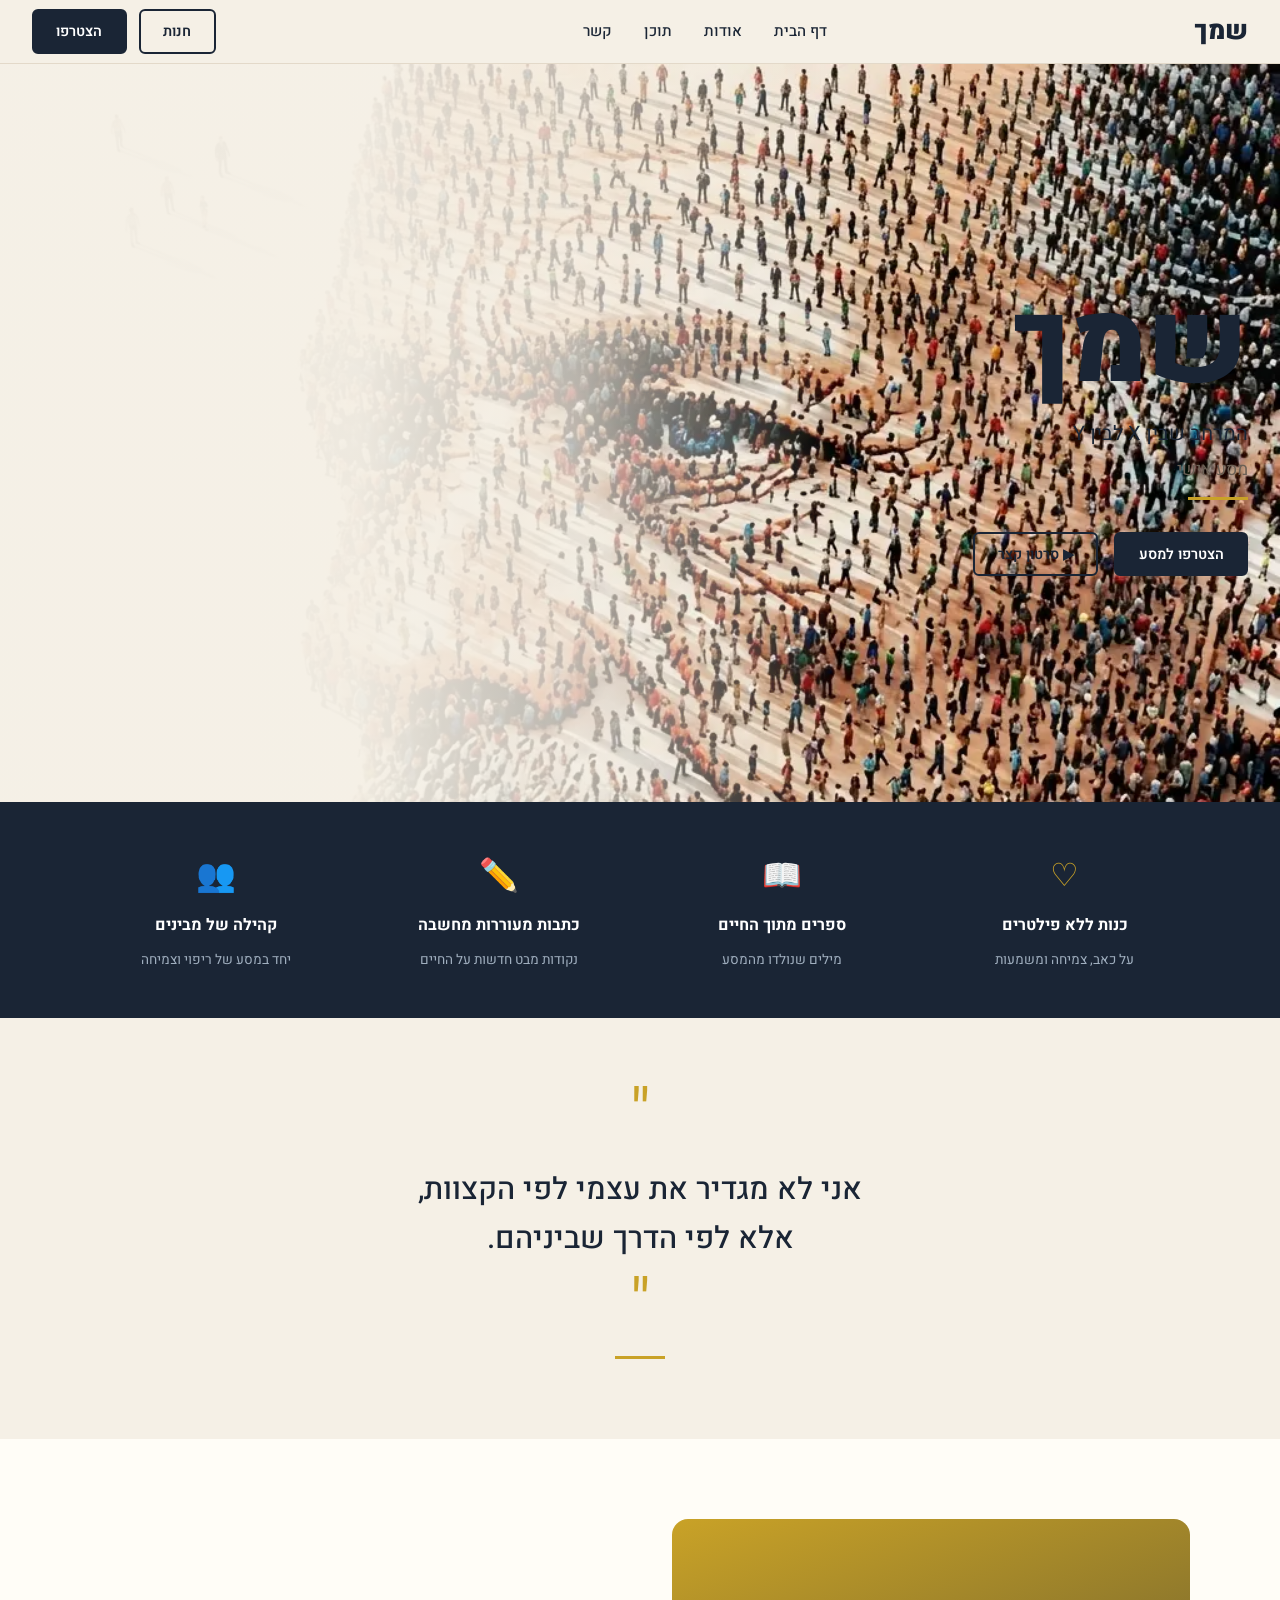
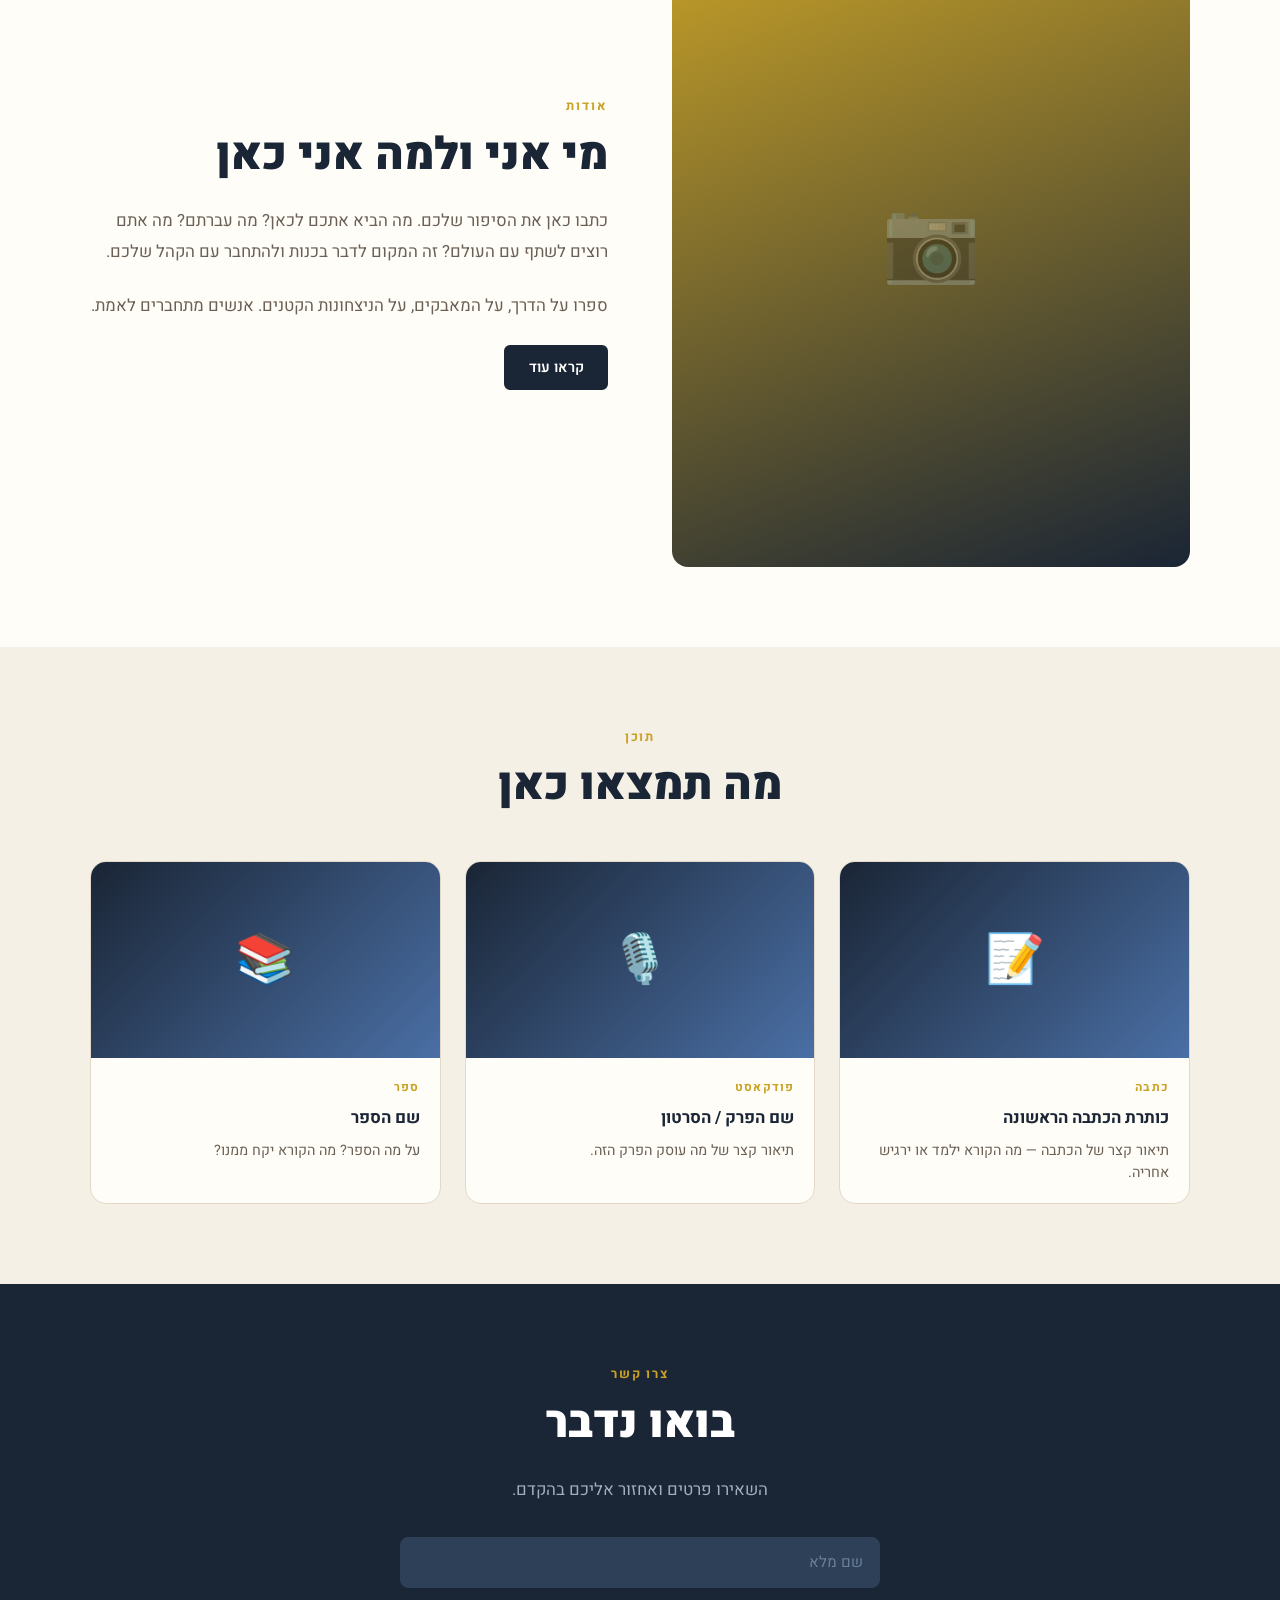
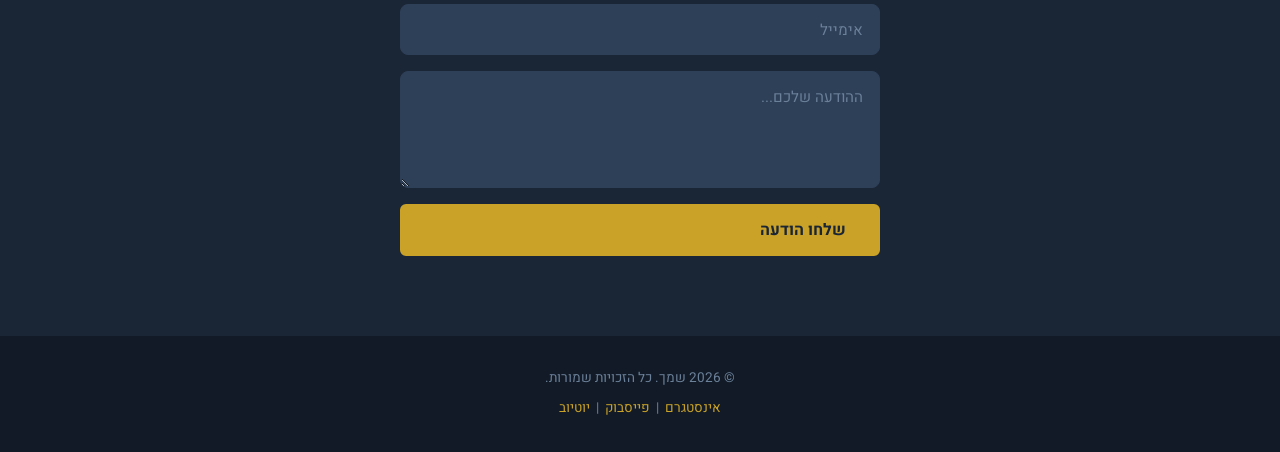
<file: my-website.html>
<!DOCTYPE html>
<html lang="he" dir="rtl">
<head>
  <meta charset="UTF-8" />
  <meta name="viewport" content="width=device-width, initial-scale=1.0" />
  <title>שמך — המסע שלי</title>
  <link rel="preconnect" href="https://fonts.googleapis.com" />
  <link rel="preconnect" href="https://fonts.gstatic.com" crossorigin />
  <link href="https://fonts.googleapis.com/css2?family=Heebo:wght@300;400;500;700;900&display=swap" rel="stylesheet" />
  <style>
    /* ===== DESIGN TOKENS — שנה כאן את הצבעים ===== */
    :root {
      --bg:        #f5f0e6;   /* רקע ראשי — קרם */
      --surface:   #fffdf7;   /* רקע כרטיסים */
      --navy:      #1a2535;   /* כחול כהה */
      --gold:      #c9a227;   /* זהב */
      --gold-soft: #f0dfa0;   /* זהב בהיר */
      --text:      #1a2535;
      --muted:     #6b6055;
      --white:     #ffffff;
      --font:      'Heebo', sans-serif;
    }

    /* ===== RESET ===== */
    *, *::before, *::after { box-sizing: border-box; margin: 0; padding: 0; }
    html { scroll-behavior: smooth; }
    body {
      font-family: var(--font);
      background: var(--bg);
      color: var(--text);
      direction: rtl;
      line-height: 1.6;
    }
    a { text-decoration: none; color: inherit; }
    img { max-width: 100%; display: block; }

    /* ===== NAVIGATION ===== */
    nav {
      position: sticky;
      top: 0;
      z-index: 100;
      background: var(--bg);
      border-bottom: 1px solid #e3d9c9;
      padding: 0 2rem;
      display: flex;
      align-items: center;
      justify-content: space-between;
      height: 64px;
    }
    .nav-logo {
      font-size: 1.6rem;
      font-weight: 900;
      color: var(--navy);
    }
    .nav-links {
      display: flex;
      gap: 2rem;
      list-style: none;
      font-size: 0.95rem;
      font-weight: 500;
    }
    .nav-links a:hover { color: var(--gold); transition: color .2s; }
    .nav-actions {
      display: flex;
      gap: 0.75rem;
      align-items: center;
    }
    .btn {
      display: inline-flex;
      align-items: center;
      gap: 0.4rem;
      padding: 0.55rem 1.4rem;
      border-radius: 6px;
      font-family: var(--font);
      font-size: 0.9rem;
      font-weight: 600;
      cursor: pointer;
      transition: all .2s;
    }
    .btn-primary {
      background: var(--navy);
      color: var(--white);
      border: 2px solid var(--navy);
    }
    .btn-primary:hover { background: #2e3f58; border-color: #2e3f58; }
    .btn-outline {
      background: transparent;
      color: var(--navy);
      border: 2px solid var(--navy);
    }
    .btn-outline:hover { background: var(--navy); color: var(--white); }

    /* ===== HERO ===== */
    .hero {
      position: relative;
      min-height: 82vh;
      display: flex;
      align-items: center;
      overflow: hidden;
      background: var(--bg);
    }
    .hero-image {
      position: absolute;
      inset: 0;
      width: 100%;
      height: 100%;
      object-fit: cover;
      object-position: center top;
      /* החלף את ה-src לתמונה שלך */
    }
    .hero-overlay {
      position: absolute;
      inset: 0;
      background: linear-gradient(
        to left,
        transparent 35%,
        rgba(245,240,230,0.75) 55%,
        rgba(245,240,230,0.97) 72%
      );
    }
    .hero-content {
      position: relative;
      z-index: 2;
      max-width: 520px;
      padding: 4rem 2rem 4rem 4rem;
    }
    .hero-title {
      font-size: clamp(4rem, 10vw, 7rem);
      font-weight: 900;
      line-height: 1;
      color: var(--navy);
      margin-bottom: 1rem;
    }
    .hero-subtitle {
      font-size: 1.25rem;
      font-weight: 400;
      color: var(--navy);
      margin-bottom: 0.4rem;
    }
    .hero-tagline {
      font-size: 1.1rem;
      color: var(--muted);
      margin-bottom: 0.8rem;
    }
    .hero-divider {
      width: 60px;
      height: 3px;
      background: var(--gold);
      margin-bottom: 2rem;
    }
    .hero-buttons {
      display: flex;
      gap: 1rem;
      flex-wrap: wrap;
    }
    /* placeholder כשאין תמונה */
    .hero-placeholder-img {
      position: absolute;
      left: 0;
      top: 0;
      width: 55%;
      height: 100%;
      background: linear-gradient(135deg, #2c3e50 0%, #4a6fa5 50%, #c9a227 100%);
      opacity: 0.15;
    }

    /* ===== FEATURES STRIP ===== */
    .features {
      background: var(--navy);
      color: var(--white);
      padding: 3rem 2rem;
    }
    .features-grid {
      max-width: 1100px;
      margin: 0 auto;
      display: grid;
      grid-template-columns: repeat(4, 1fr);
      gap: 2rem;
      text-align: center;
    }
    .feature-item { display: flex; flex-direction: column; align-items: center; gap: 0.75rem; }
    .feature-icon {
      font-size: 2rem;
      color: var(--gold);
    }
    .feature-title { font-size: 1rem; font-weight: 700; }
    .feature-desc { font-size: 0.85rem; color: #a0afbf; line-height: 1.4; }

    /* ===== QUOTE ===== */
    .quote-section {
      background: var(--bg);
      padding: 5rem 2rem;
      text-align: center;
    }
    .quote-mark {
      font-size: 4rem;
      color: var(--gold);
      line-height: 0.5;
      display: inline-block;
    }
    .quote-text {
      font-size: clamp(1.3rem, 3vw, 1.9rem);
      font-weight: 500;
      color: var(--navy);
      max-width: 700px;
      margin: 1.5rem auto;
      line-height: 1.6;
    }
    .quote-divider {
      width: 50px;
      height: 3px;
      background: var(--gold);
      margin: 1.5rem auto 0;
    }

    /* ===== ABOUT SECTION ===== */
    .about {
      background: var(--surface);
      padding: 5rem 2rem;
    }
    .about-inner {
      max-width: 1100px;
      margin: 0 auto;
      display: grid;
      grid-template-columns: 1fr 1fr;
      gap: 4rem;
      align-items: center;
    }
    .about-photo {
      border-radius: 16px;
      width: 100%;
      aspect-ratio: 4/5;
      object-fit: cover;
      background: #d0c8b8; /* placeholder */
    }
    .about-photo-placeholder {
      border-radius: 16px;
      width: 100%;
      aspect-ratio: 4/5;
      background: linear-gradient(160deg, #c9a227 0%, #1a2535 100%);
      display: flex;
      align-items: center;
      justify-content: center;
      font-size: 5rem;
      color: rgba(255,255,255,0.3);
    }
    .section-label {
      font-size: 0.8rem;
      font-weight: 700;
      letter-spacing: 0.15em;
      text-transform: uppercase;
      color: var(--gold);
      margin-bottom: 0.75rem;
    }
    .section-title {
      font-size: clamp(1.8rem, 4vw, 2.8rem);
      font-weight: 900;
      color: var(--navy);
      line-height: 1.2;
      margin-bottom: 1.5rem;
    }
    .section-text {
      font-size: 1.05rem;
      color: var(--muted);
      line-height: 1.8;
      margin-bottom: 1.5rem;
    }

    /* ===== CARDS SECTION ===== */
    .cards-section {
      padding: 5rem 2rem;
      background: var(--bg);
    }
    .cards-section .section-header {
      text-align: center;
      margin-bottom: 3rem;
    }
    .cards-grid {
      max-width: 1100px;
      margin: 0 auto;
      display: grid;
      grid-template-columns: repeat(3, 1fr);
      gap: 1.5rem;
    }
    .card {
      background: var(--surface);
      border-radius: 16px;
      overflow: hidden;
      border: 1px solid #e3d9c9;
      transition: transform .2s, box-shadow .2s;
    }
    .card:hover { transform: translateY(-4px); box-shadow: 0 12px 32px rgba(0,0,0,0.1); }
    .card-thumb {
      width: 100%;
      aspect-ratio: 16/9;
      background: linear-gradient(135deg, var(--navy) 0%, #4a6fa5 100%);
      display: flex;
      align-items: center;
      justify-content: center;
      font-size: 3rem;
    }
    .card-body { padding: 1.25rem; }
    .card-tag {
      font-size: 0.75rem;
      font-weight: 700;
      color: var(--gold);
      letter-spacing: 0.1em;
      text-transform: uppercase;
      margin-bottom: 0.5rem;
    }
    .card-title { font-size: 1.05rem; font-weight: 700; color: var(--navy); margin-bottom: 0.5rem; }
    .card-desc { font-size: 0.9rem; color: var(--muted); line-height: 1.5; }

    /* ===== CONTACT SECTION ===== */
    .contact {
      background: var(--navy);
      color: var(--white);
      padding: 5rem 2rem;
      text-align: center;
    }
    .contact .section-title { color: var(--white); }
    .contact .section-text { color: #a0afbf; max-width: 500px; margin: 0 auto 2rem; }
    .contact form {
      max-width: 480px;
      margin: 0 auto;
      display: flex;
      flex-direction: column;
      gap: 1rem;
    }
    .contact input,
    .contact textarea {
      width: 100%;
      padding: 0.85rem 1rem;
      border-radius: 8px;
      border: 1.5px solid #2e3f58;
      background: #2e3f58;
      color: var(--white);
      font-family: var(--font);
      font-size: 0.95rem;
      resize: vertical;
      text-align: right;
    }
    .contact input::placeholder,
    .contact textarea::placeholder { color: #6b8099; }
    .contact input:focus,
    .contact textarea:focus { outline: none; border-color: var(--gold); }
    .btn-gold {
      background: var(--gold);
      color: var(--navy);
      border: 2px solid var(--gold);
      font-weight: 700;
      font-size: 1rem;
      padding: 0.75rem 2rem;
    }
    .btn-gold:hover { background: #ddb82e; border-color: #ddb82e; }

    /* ===== FOOTER ===== */
    footer {
      background: #111a26;
      color: #6b8099;
      text-align: center;
      padding: 2rem;
      font-size: 0.85rem;
    }
    footer a { color: var(--gold); }

    /* ===== RESPONSIVE ===== */
    @media (max-width: 900px) {
      .features-grid { grid-template-columns: repeat(2, 1fr); }
      .about-inner { grid-template-columns: 1fr; }
      .cards-grid { grid-template-columns: 1fr 1fr; }
    }
    @media (max-width: 640px) {
      .nav-links { display: none; }
      .hero-content { padding: 3rem 1.5rem; }
      .hero-overlay {
        background: linear-gradient(to top, rgba(245,240,230,0.97) 40%, rgba(245,240,230,0.6) 100%);
      }
      .features-grid { grid-template-columns: 1fr 1fr; }
      .cards-grid { grid-template-columns: 1fr; }
    }
  </style>
</head>
<body>

  <!-- ===== NAV ===== -->
  <nav>
    <!-- שם האתר / לוגו -->
    <div class="nav-logo">שמך</div>

    <!-- קישורי ניווט — הוסף / מחק לפי הצורך -->
    <ul class="nav-links">
      <li><a href="#home">דף הבית</a></li>
      <li><a href="#about">אודות</a></li>
      <li><a href="#content">תוכן</a></li>
      <li><a href="#contact">קשר</a></li>
    </ul>

    <!-- כפתורים בפינה -->
    <div class="nav-actions">
      <a class="btn btn-outline" href="#contact">חנות</a>
      <a class="btn btn-primary" href="#contact">הצטרפו</a>
    </div>
  </nav>


  <!-- ===== HERO ===== -->
  <section class="hero" id="home">
    <img class="hero-image" src="hero.webp" alt="תמונת הירו" />
    <div class="hero-overlay"></div>

    <div class="hero-content">
      <!-- כותרת גדולה -->
      <h1 class="hero-title">שמך</h1>
      <!-- תת-כותרת -->
      <p class="hero-subtitle">המרחב שבין X לבין Y</p>
      <p class="hero-tagline">מסע אישי</p>
      <div class="hero-divider"></div>

      <div class="hero-buttons">
        <a class="btn btn-primary" href="#about">הצטרפו למסע</a>
        <a class="btn btn-outline" href="#content">
          ▶ סרטון קצר
        </a>
      </div>
    </div>
  </section>


  <!-- ===== FEATURES STRIP ===== -->
  <section class="features">
    <div class="features-grid">
      <!-- שנה את האייקון, הכותרת והתיאור בכל בלוק -->
      <div class="feature-item">
        <div class="feature-icon">♡</div>
        <div class="feature-title">כנות ללא פילטרים</div>
        <div class="feature-desc">על כאב, צמיחה ומשמעות</div>
      </div>
      <div class="feature-item">
        <div class="feature-icon">📖</div>
        <div class="feature-title">ספרים מתוך החיים</div>
        <div class="feature-desc">מילים שנולדו מהמסע</div>
      </div>
      <div class="feature-item">
        <div class="feature-icon">✏️</div>
        <div class="feature-title">כתבות מעוררות מחשבה</div>
        <div class="feature-desc">נקודות מבט חדשות על החיים</div>
      </div>
      <div class="feature-item">
        <div class="feature-icon">👥</div>
        <div class="feature-title">קהילה של מבינים</div>
        <div class="feature-desc">יחד במסע של ריפוי וצמיחה</div>
      </div>
    </div>
  </section>


  <!-- ===== QUOTE ===== -->
  <section class="quote-section">
    <span class="quote-mark">"</span>
    <!-- שנה את הציטוט -->
    <p class="quote-text">
      אני לא מגדיר את עצמי לפי הקצוות,<br />
      אלא לפי הדרך שביניהם.
    </p>
    <span class="quote-mark">"</span>
    <div class="quote-divider"></div>
  </section>


  <!-- ===== ABOUT ===== -->
  <section class="about" id="about">
    <div class="about-inner">
      <!-- תמונה -->
      <div class="about-photo-placeholder">📷</div>
      <!--
        כשיש לך תמונה, החלף את ה-div לתגית img:
        <img class="about-photo" src="foto-sheli.jpg" alt="שמי" />
      -->

      <div>
        <p class="section-label">אודות</p>
        <h2 class="section-title">מי אני ולמה אני כאן</h2>
        <!-- שנה את הטקסט -->
        <p class="section-text">
          כתבו כאן את הסיפור שלכם. מה הביא אתכם לכאן? מה עברתם? מה אתם רוצים לשתף עם העולם? זה המקום לדבר בכנות ולהתחבר עם הקהל שלכם.
        </p>
        <p class="section-text">
          ספרו על הדרך, על המאבקים, על הניצחונות הקטנים. אנשים מתחברים לאמת.
        </p>
        <a class="btn btn-primary" href="#contact">קראו עוד</a>
      </div>
    </div>
  </section>


  <!-- ===== CARDS / CONTENT ===== -->
  <section class="cards-section" id="content">
    <div class="section-header">
      <p class="section-label">תוכן</p>
      <h2 class="section-title">מה תמצאו כאן</h2>
    </div>
    <div class="cards-grid">
      <!-- כרטיס 1 — שנה את האמוג׳י/תמונה, הקטגוריה, הכותרת והתיאור -->
      <div class="card">
        <div class="card-thumb">📝</div>
        <div class="card-body">
          <p class="card-tag">כתבה</p>
          <h3 class="card-title">כותרת הכתבה הראשונה</h3>
          <p class="card-desc">תיאור קצר של הכתבה — מה הקורא ילמד או ירגיש אחריה.</p>
        </div>
      </div>

      <!-- כרטיס 2 -->
      <div class="card">
        <div class="card-thumb">🎙️</div>
        <div class="card-body">
          <p class="card-tag">פודקאסט</p>
          <h3 class="card-title">שם הפרק / הסרטון</h3>
          <p class="card-desc">תיאור קצר של מה עוסק הפרק הזה.</p>
        </div>
      </div>

      <!-- כרטיס 3 -->
      <div class="card">
        <div class="card-thumb">📚</div>
        <div class="card-body">
          <p class="card-tag">ספר</p>
          <h3 class="card-title">שם הספר</h3>
          <p class="card-desc">על מה הספר? מה הקורא יקח ממנו?</p>
        </div>
      </div>
    </div>
  </section>


  <!-- ===== CONTACT ===== -->
  <section class="contact" id="contact">
    <p class="section-label" style="color: var(--gold);">צרו קשר</p>
    <h2 class="section-title">בואו נדבר</h2>
    <p class="section-text">השאירו פרטים ואחזור אליכם בהקדם.</p>

    <form onsubmit="handleSubmit(event)">
      <input type="text" placeholder="שם מלא" required />
      <input type="email" placeholder="אימייל" required />
      <textarea rows="4" placeholder="ההודעה שלכם..."></textarea>
      <button class="btn btn-gold" type="submit">שלחו הודעה</button>
    </form>
  </section>


  <!-- ===== FOOTER ===== -->
  <footer>
    <p>© 2026 שמך. כל הזכויות שמורות.</p>
    <p style="margin-top:.5rem;">
      <a href="#">אינסטגרם</a> &nbsp;|&nbsp;
      <a href="#">פייסבוק</a> &nbsp;|&nbsp;
      <a href="#">יוטיוב</a>
    </p>
  </footer>


  <script>
    // טיפול בטופס — החלף ב-fetch לשרת אמיתי כשיהיה
    function handleSubmit(e) {
      e.preventDefault();
      alert('תודה! ההודעה נשלחה.');
      e.target.reset();
    }
  </script>

</body>
</html>
</file>
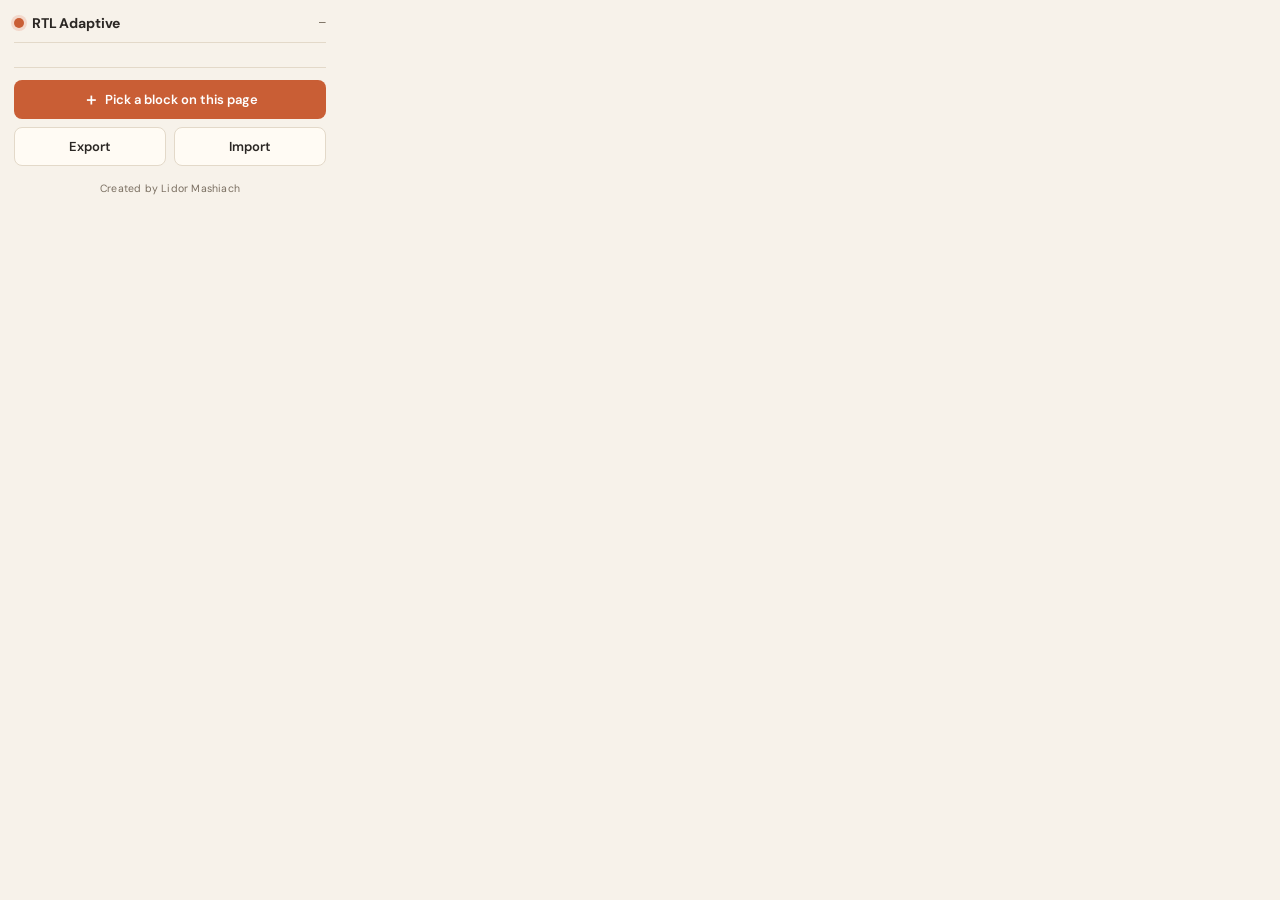
<file: popup.html>
<!doctype html>
<html>
<head>
  <meta charset="utf-8" />
  <title>RTL Adaptive</title>
  <link rel="stylesheet" href="popup.css" />
</head>
<body>
  <div class="app">
    <header class="header">
      <div class="brand">
        <div class="brand__dot"></div>
        <div class="brand__text">RTL Adaptive</div>
      </div>
      <div class="header__host" id="host-label">—</div>
    </header>

    <section class="list" id="list">
      <!-- blocks rendered here -->
    </section>

    <section class="empty" id="empty" hidden>
      <div class="empty__title">No blocks on this site yet</div>
      <div class="empty__sub">Use "Pick a block" to add one.</div>
    </section>

    <section class="actions">
      <button class="btn btn--primary" id="pick-btn">
        <span class="btn__icon">＋</span>
        <span>Pick a block on this page</span>
      </button>

      <div class="actions__row">
        <button class="btn btn--ghost" id="export-btn">Export</button>
        <button class="btn btn--ghost" id="import-btn">Import</button>
        <input type="file" id="import-file" accept="application/json" hidden />
      </div>
    </section>

    <!-- Export modal -->
    <div class="modal" id="export-modal" hidden>
      <div class="modal__box">
        <div class="modal__title">Export blocks</div>
        <div class="modal__sub">Select which domains to include:</div>
        <div class="modal__list" id="export-domains"></div>
        <div class="modal__actions">
          <button class="btn btn--ghost" data-close="export-modal">Cancel</button>
          <button class="btn btn--primary" id="export-confirm">Download</button>
        </div>
      </div>
    </div>

    <!-- Import modal -->
    <div class="modal" id="import-modal" hidden>
      <div class="modal__box">
        <div class="modal__title">Import blocks</div>
        <div class="modal__sub">Select which domains to import:</div>
        <div class="modal__list" id="import-domains"></div>
        <div class="modal__actions">
          <button class="btn btn--ghost" data-close="import-modal">Cancel</button>
          <button class="btn btn--primary" id="import-confirm">Import</button>
        </div>
      </div>
    </div>

    <footer class="footer">Created by Lidor Mashiach</footer>
  </div>

  <script src="popup.js"></script>
</body>
</html>
</file>
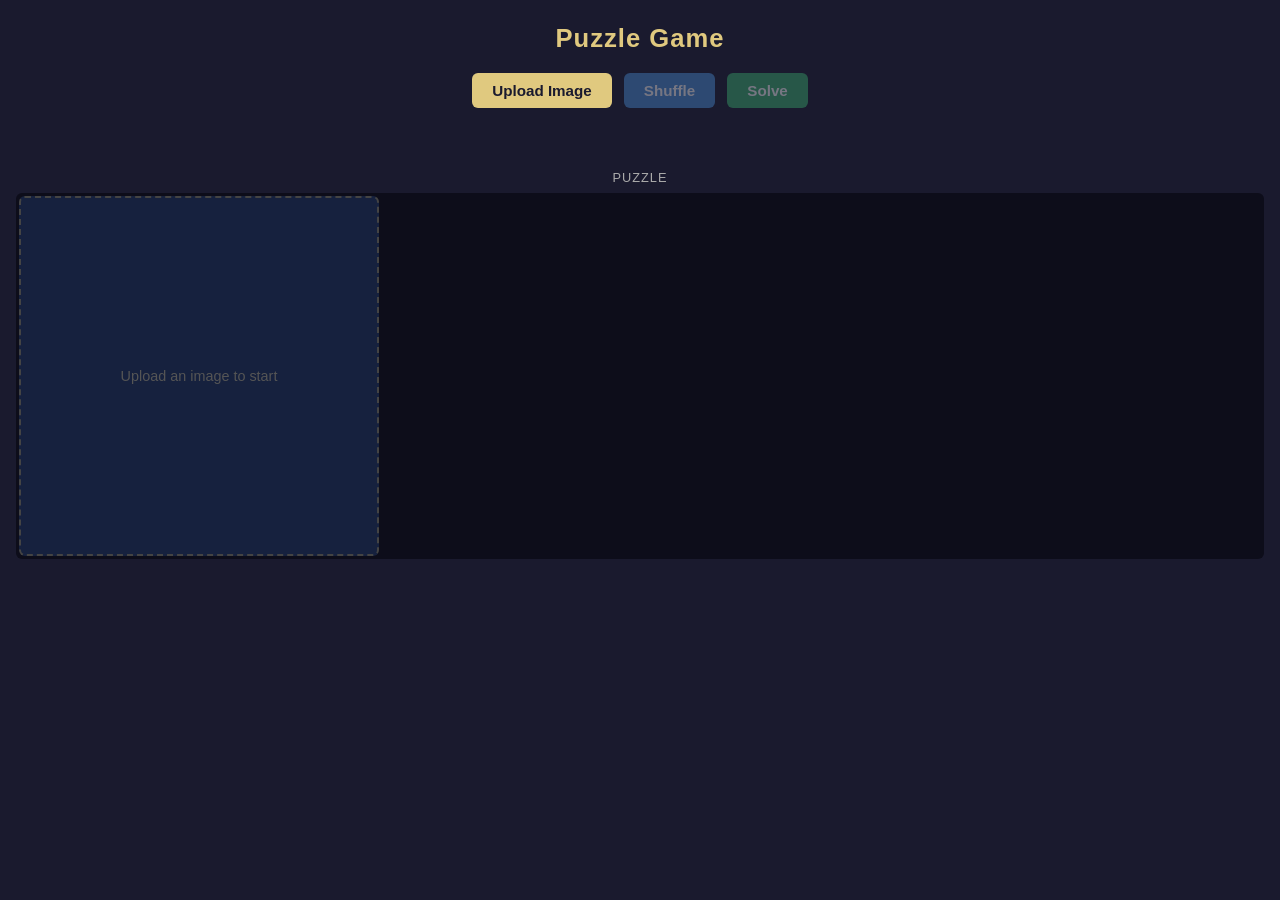
<file: puzzle-game.html>
<!DOCTYPE html>
<html lang="en">
<head>
<meta charset="UTF-8">
<meta name="viewport" content="width=device-width, initial-scale=1.0">
<title>Puzzle Game</title>
<style>
  * { box-sizing: border-box; margin: 0; padding: 0; }

  body {
    font-family: sans-serif;
    background: #1a1a2e;
    color: #eee;
    min-height: 100vh;
    display: flex;
    flex-direction: column;
    align-items: center;
    padding: 24px 16px;
    gap: 20px;
  }

  h1 { font-size: 1.6rem; letter-spacing: 1px; color: #e0c97f; }

  .controls {
    display: flex;
    gap: 12px;
    flex-wrap: wrap;
    justify-content: center;
  }

  button, label.btn {
    padding: 9px 20px;
    border: none;
    border-radius: 6px;
    cursor: pointer;
    font-size: 0.95rem;
    font-weight: 600;
    transition: opacity 0.15s;
  }
  button:hover, label.btn:hover { opacity: 0.85; }
  button:disabled { opacity: 0.4; cursor: default; }

  #uploadLabel { background: #e0c97f; color: #1a1a2e; }
  #shuffleBtn  { background: #4a90d9; color: #fff; }
  #solveBtn    { background: #3cb371; color: #fff; }

  #fileInput { display: none; }

  .arena {
    display: flex;
    gap: 32px;
    flex-wrap: wrap;
    justify-content: center;
    align-items: flex-start;
  }

  .board-wrap { display: flex; flex-direction: column; align-items: center; gap: 8px; }
  .board-label { font-size: 0.8rem; color: #aaa; letter-spacing: 1px; text-transform: uppercase; }

  .board {
    display: grid;
    grid-template-columns: repeat(4, 1fr);
    gap: 3px;
    background: #0d0d1a;
    padding: 3px;
    border-radius: 6px;
  }

  .piece {
    width: 90px;
    height: 90px;
    background-size: 360px 360px;
    background-repeat: no-repeat;
    border-radius: 3px;
    cursor: grab;
    transition: transform 0.1s, box-shadow 0.1s;
  }

  .piece:active { cursor: grabbing; }

  .piece.dragging {
    opacity: 0.35;
  }

  .piece.drag-over {
    box-shadow: inset 0 0 0 3px #e0c97f;
    transform: scale(1.06);
  }

  .tray {
    background: #0d0d1a;
    padding: 3px;
    border-radius: 6px;
    min-height: 96px;
    min-width: 96px;
    display: grid;
    grid-template-columns: repeat(4, 1fr);
    gap: 3px;
  }

  #status {
    font-size: 1rem;
    min-height: 1.4em;
    color: #e0c97f;
    letter-spacing: 0.5px;
  }

  .placeholder {
    width: 360px;
    height: 360px;
    background: #16213e;
    border: 2px dashed #444;
    border-radius: 6px;
    display: flex;
    align-items: center;
    justify-content: center;
    color: #555;
    font-size: 0.9rem;
    text-align: center;
    padding: 20px;
  }

  @keyframes pop {
    0%   { transform: scale(1); }
    50%  { transform: scale(1.08); }
    100% { transform: scale(1); }
  }
  .solved-anim { animation: pop 0.4s ease; }
</style>
</head>
<body>

<h1>Puzzle Game</h1>

<div class="controls">
  <label class="btn" id="uploadLabel" for="fileInput">Upload Image</label>
  <input type="file" id="fileInput" accept="image/*">
  <button id="shuffleBtn" disabled>Shuffle</button>
  <button id="solveBtn"   disabled>Solve</button>
</div>

<div id="status"></div>

<div class="arena">
  <div class="board-wrap">
    <div class="board-label">Puzzle</div>
    <div class="board" id="board">
      <div class="placeholder">Upload an image to start</div>
    </div>
  </div>
</div>

<script>
(() => {
  const COLS = 4, ROWS = 4, N = COLS * ROWS;
  const PIECE_SIZE = 90;
  const BOARD_SIZE = PIECE_SIZE * COLS; // 360

  const fileInput  = document.getElementById('fileInput');
  const board      = document.getElementById('board');
  const shuffleBtn = document.getElementById('shuffleBtn');
  const solveBtn   = document.getElementById('solveBtn');
  const statusEl   = document.getElementById('status');

  let imageUrl   = null;
  // pieces[i] = the original tile index currently in board slot i
  let pieces     = [];
  let dragSrcIdx = null;

  // ── Image upload ──────────────────────────────────────────────
  fileInput.addEventListener('change', e => {
    const file = e.target.files[0];
    if (!file) return;
    const reader = new FileReader();
    reader.onload = ev => {
      imageUrl = ev.target.result;
      pieces = Array.from({ length: N }, (_, i) => i); // solved order
      render();
      shuffleBtn.disabled = false;
      solveBtn.disabled   = false;
      setStatus('Image loaded — hit Shuffle to play!');
    };
    reader.readAsDataURL(file);
    fileInput.value = '';
  });

  // ── Shuffle ───────────────────────────────────────────────────
  shuffleBtn.addEventListener('click', () => {
    do { shuffle(pieces); } while (isSolved());
    render();
    setStatus('Drag pieces to solve the puzzle.');
  });

  // ── Solve ─────────────────────────────────────────────────────
  solveBtn.addEventListener('click', () => {
    pieces = Array.from({ length: N }, (_, i) => i);
    render();
    setStatus('Solved!');
  });

  // ── Shuffle helper (Fisher-Yates) ─────────────────────────────
  function shuffle(arr) {
    for (let i = arr.length - 1; i > 0; i--) {
      const j = Math.floor(Math.random() * (i + 1));
      [arr[i], arr[j]] = [arr[j], arr[i]];
    }
  }

  // ── Check solved ──────────────────────────────────────────────
  function isSolved() {
    return pieces.every((v, i) => v === i);
  }

  // ── Render board ──────────────────────────────────────────────
  function render() {
    board.innerHTML = '';
    pieces.forEach((tileIdx, slotIdx) => {
      const el = document.createElement('div');
      el.className = 'piece';
      el.dataset.slot = slotIdx;

      const col = tileIdx % COLS;
      const row = Math.floor(tileIdx / COLS);
      el.style.backgroundImage = `url(${imageUrl})`;
      el.style.backgroundPosition =
        `-${col * PIECE_SIZE}px -${row * PIECE_SIZE}px`;
      el.style.backgroundSize = `${BOARD_SIZE}px ${BOARD_SIZE}px`;

      el.setAttribute('draggable', true);
      attachDragEvents(el, slotIdx);
      board.appendChild(el);
    });
  }

  // ── Drag & drop ───────────────────────────────────────────────
  function attachDragEvents(el, slotIdx) {
    el.addEventListener('dragstart', e => {
      dragSrcIdx = slotIdx;
      // slight delay so the element is visible during drag
      requestAnimationFrame(() => el.classList.add('dragging'));
      e.dataTransfer.effectAllowed = 'move';
    });

    el.addEventListener('dragend', () => {
      el.classList.remove('dragging');
      clearDragOver();
    });

    el.addEventListener('dragover', e => {
      e.preventDefault();
      e.dataTransfer.dropEffect = 'move';
      if (slotIdx !== dragSrcIdx) el.classList.add('drag-over');
    });

    el.addEventListener('dragleave', () => el.classList.remove('drag-over'));

    el.addEventListener('drop', e => {
      e.preventDefault();
      if (dragSrcIdx === null || dragSrcIdx === slotIdx) return;
      [pieces[dragSrcIdx], pieces[slotIdx]] =
        [pieces[slotIdx], pieces[dragSrcIdx]];
      dragSrcIdx = null;
      render();
      if (isSolved()) {
        setStatus('Puzzle solved! 🎉');
        board.querySelectorAll('.piece').forEach(p => p.classList.add('solved-anim'));
      }
    });
  }

  function clearDragOver() {
    board.querySelectorAll('.drag-over')
      .forEach(el => el.classList.remove('drag-over'));
  }

  function setStatus(msg) { statusEl.textContent = msg; }
})();
</script>
</body>
</html>
</file>
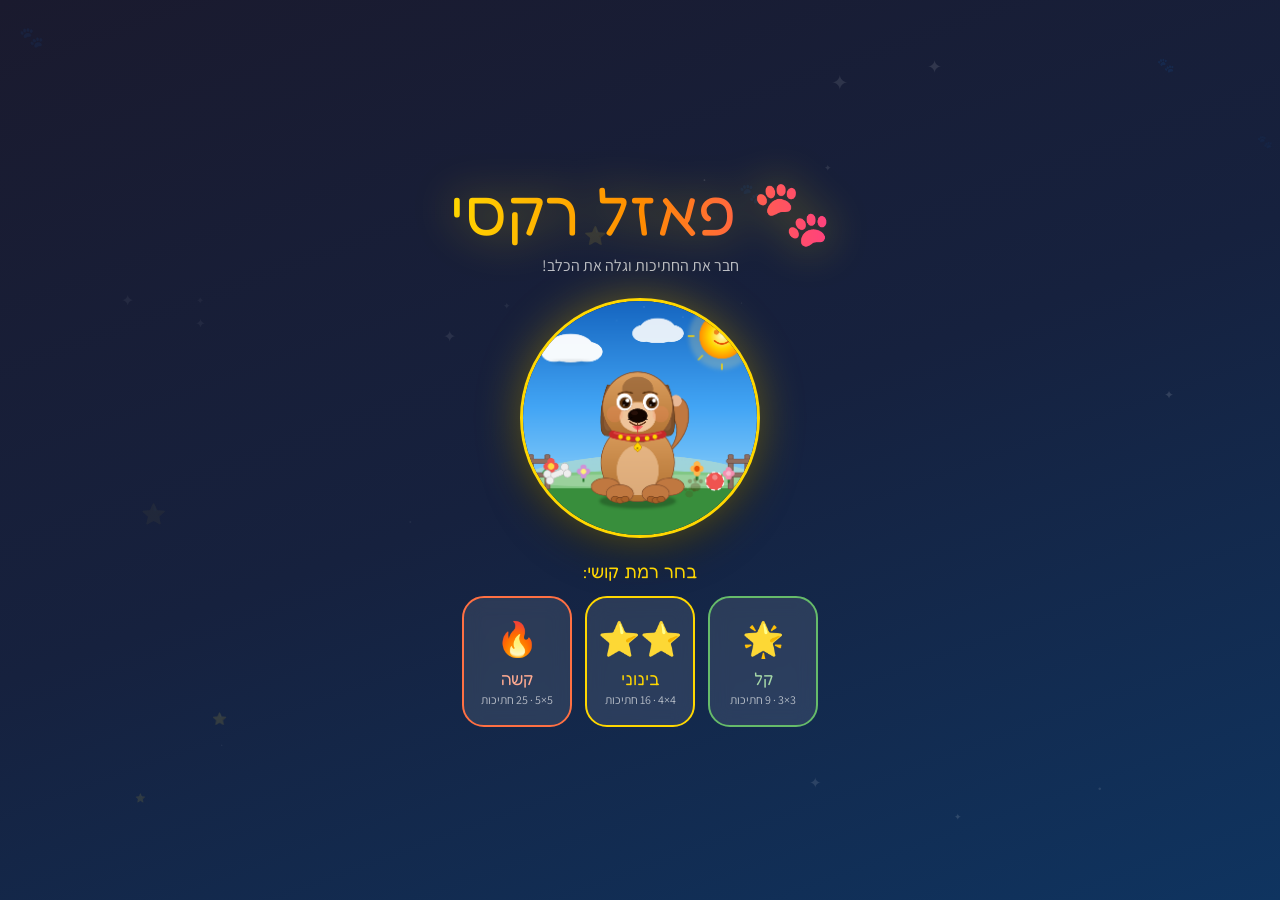
<file: rexy-puzzle.html>
<!DOCTYPE html>
<html lang="he" dir="rtl">
<head>
  <meta charset="UTF-8">
  <meta name="viewport" content="width=device-width, initial-scale=1.0, user-scalable=no">
  <title>🐾 פאזל רקסי</title>
  <link href="https://fonts.googleapis.com/css2?family=Fredoka+One&family=Assistant:wght@600;700&display=swap" rel="stylesheet">
  <style>
    :root {
      --gold: #FFD700;
      --glass: rgba(255,255,255,0.1);
      --glass-b: rgba(255,255,255,0.18);
    }
    *, *::before, *::after {
      margin: 0; padding: 0; box-sizing: border-box;
      -webkit-tap-highlight-color: transparent;
    }
    body {
      font-family: 'Assistant', sans-serif;
      background: linear-gradient(160deg, #1a1a2e 0%, #16213e 50%, #0f3460 100%);
      min-height: 100vh;
      overflow-x: hidden;
      color: #fff;
    }

    /* ── Particles ── */
    #particles-canvas {
      position: fixed; top:0; left:0;
      width:100%; height:100%;
      pointer-events:none; z-index:0;
    }

    /* ── Screens ── */
    .screen { display:none; position:relative; z-index:1; }
    .screen.active { display:flex; flex-direction:column; min-height:100vh; }

    /* ── HOME ── */
    #home-screen {
      align-items:center; justify-content:center;
      padding:24px 16px; gap:22px; text-align:center;
    }
    .logo-title {
      font-family:'Fredoka One', cursive;
      font-size:clamp(38px,9vw,64px);
      background:linear-gradient(90deg,#FFD700 0%,#FF8C00 50%,#FF4081 100%);
      -webkit-background-clip:text; -webkit-text-fill-color:transparent; background-clip:text;
      filter:drop-shadow(0 0 22px rgba(255,215,0,0.45));
    }
    .logo-sub { color:rgba(255,255,255,.72); font-size:16px; margin-top:4px; }

    .dog-preview {
      width:min(240px,58vw); height:min(240px,58vw);
      border-radius:50%;
      border:3px solid var(--gold);
      box-shadow:0 0 44px rgba(255,215,0,.35), 0 18px 40px rgba(0,0,0,.45);
      overflow:hidden;
      animation:float 3.2s ease-in-out infinite;
    }
    @keyframes float { 0%,100%{transform:translateY(0)} 50%{transform:translateY(-13px)} }

    .level-row {
      display:flex; gap:13px; flex-wrap:wrap; justify-content:center;
      width:100%; max-width:470px;
    }
    .lvl-card {
      flex:1; min-width:110px; max-width:135px;
      background:var(--glass); backdrop-filter:blur(10px);
      border:2px solid rgba(255,255,255,.18);
      border-radius:22px; padding:18px 10px;
      cursor:pointer;
      transition:transform .2s, border-color .2s, box-shadow .2s;
    }
    .lvl-card:active { transform:scale(.94); }
    .lvl-card.easy   { border-color:#66BB6A; }
    .lvl-card.medium { border-color:var(--gold); }
    .lvl-card.hard   { border-color:#FF7043; }
    .lvl-card:hover  { transform:translateY(-5px); }
    .lvl-card.easy:hover   { box-shadow:0 12px 28px rgba(102,187,106,.35); }
    .lvl-card.medium:hover { box-shadow:0 12px 28px rgba(255,215,0,.35); }
    .lvl-card.hard:hover   { box-shadow:0 12px 28px rgba(255,112,67,.35); }
    .lvl-icon { font-size:34px; margin-bottom:7px; }
    .lvl-name { font-family:'Fredoka One',cursive; font-size:17px; }
    .easy   .lvl-name { color:#A5D6A7; }
    .medium .lvl-name { color:var(--gold); }
    .hard   .lvl-name { color:#FFAB91; }
    .lvl-desc { font-size:12px; color:rgba(255,255,255,.65); margin-top:3px; }

    /* ── GAME ── */
    #game-screen { flex-direction:column; align-items:center; }

    .g-header {
      width:100%; padding:10px 16px;
      background:rgba(0,0,0,.35); backdrop-filter:blur(12px);
      border-bottom:1px solid var(--glass-b);
      display:flex; align-items:center; justify-content:space-between; gap:10px;
      flex-shrink:0;
    }
    .g-title { font-family:'Fredoka One',cursive; font-size:21px; color:var(--gold); }
    .g-stats { display:flex; gap:10px; align-items:center; }
    .pill {
      background:var(--glass); border:1px solid var(--glass-b);
      border-radius:999px; padding:5px 13px;
      font-family:'Fredoka One',cursive; font-size:15px;
      display:flex; align-items:center; gap:4px;
    }
    .back-btn {
      background:rgba(255,255,255,.14); border:1px solid var(--glass-b);
      border-radius:999px; padding:6px 14px;
      color:#fff; font-size:14px; cursor:pointer;
      transition:background .2s;
    }
    .back-btn:hover { background:rgba(255,255,255,.26); }

    .prog-bar { width:100%; height:6px; background:rgba(255,255,255,.1); flex-shrink:0; }
    .prog-fill {
      height:100%;
      background:linear-gradient(90deg,#66BB6A,#FFD700,#FF7043);
      transition:width .5s ease; border-radius:0 3px 3px 0;
    }

    .puzzle-area {
      flex:1; display:flex; flex-direction:column;
      align-items:center; padding:14px 10px; gap:12px;
      width:100%; overflow-y:auto;
    }
    .top-row {
      display:flex; gap:12px; align-items:flex-start;
      width:100%; max-width:520px; justify-content:center;
    }
    .ref-panel {
      background:var(--glass); backdrop-filter:blur(8px);
      border:2px solid var(--glass-b); border-radius:14px;
      padding:8px; text-align:center; flex-shrink:0;
    }
    .ref-lbl { font-size:10px; color:rgba(255,255,255,.6); margin-bottom:4px; font-family:'Fredoka One',cursive; }

    .grid-wrap {
      background:rgba(0,0,0,.32);
      border:2px solid rgba(255,215,0,.3);
      border-radius:14px; padding:6px;
      box-shadow:0 0 35px rgba(255,215,0,.12);
    }
    #puzzle-grid {
      display:grid; gap:3px;
      user-select:none; touch-action:manipulation;
    }
    .piece-slot {
      background:rgba(255,255,255,.06);
      border:1px solid rgba(255,255,255,.1);
      border-radius:5px; overflow:hidden;
      cursor:pointer;
      transition:transform .14s, box-shadow .14s, outline .1s;
    }
    .piece-slot canvas { display:block; }
    .piece-slot.selected {
      outline:3px solid var(--gold); outline-offset:-1px;
      transform:scale(1.09); z-index:5;
      box-shadow:0 0 22px rgba(255,215,0,.55);
    }
    .piece-slot.correct {
      outline:2px solid rgba(102,187,106,.8); outline-offset:-1px;
    }
    .piece-slot.snap {
      animation:snapIn .38s ease forwards;
    }
    @keyframes snapIn {
      0%   { transform:scale(1.22); filter:brightness(1.6); }
      60%  { transform:scale(.94); filter:brightness(1); }
      100% { transform:scale(1); }
    }

    .hint-lbl {
      font-family:'Fredoka One',cursive; font-size:14px;
      color:rgba(255,255,255,.65); text-align:center;
    }

    /* ── WIN ── */
    #win-screen {
      align-items:center; justify-content:center;
      padding:24px 16px; gap:16px; text-align:center;
    }
    .win-dog { font-size:78px; animation:bounce .55s ease infinite alternate; }
    @keyframes bounce { from{transform:translateY(0)} to{transform:translateY(-20px)} }
    .win-title {
      font-family:'Fredoka One',cursive;
      font-size:clamp(44px,11vw,76px);
      background:linear-gradient(90deg,#FFD700,#FF4081,#7C4DFF);
      -webkit-background-clip:text; -webkit-text-fill-color:transparent; background-clip:text;
      animation:hueShift 2s linear infinite;
    }
    @keyframes hueShift { 0%{filter:hue-rotate(0deg)} 100%{filter:hue-rotate(360deg)} }

    .stars-row { display:flex; gap:6px; justify-content:center; font-size:46px; }
    .star { opacity:.18; transition:opacity .3s, filter .3s; }
    .star.lit { opacity:1; filter:drop-shadow(0 0 12px #FFD700); }

    .win-panel {
      background:var(--glass); border:2px solid var(--glass-b);
      border-radius:22px; padding:20px 32px;
      display:flex; gap:26px;
    }
    .ws-val { font-family:'Fredoka One',cursive; font-size:32px; color:var(--gold); }
    .ws-lbl { font-size:13px; color:rgba(255,255,255,.7); }

    .win-btns { display:flex; gap:12px; flex-wrap:wrap; justify-content:center; }
    .btn-gold {
      font-family:'Fredoka One',cursive; border:none;
      padding:14px 30px; border-radius:999px; font-size:18px; cursor:pointer;
      background:linear-gradient(135deg,#FFD700,#FF8C00);
      color:#1a1a2e; box-shadow:0 6px 22px rgba(255,215,0,.4);
      transition:transform .15s, box-shadow .15s;
    }
    .btn-gold:hover { transform:translateY(-3px); box-shadow:0 10px 28px rgba(255,215,0,.5); }
    .btn-glass {
      font-family:'Fredoka One',cursive; font-size:18px; cursor:pointer;
      padding:14px 28px; border-radius:999px;
      background:var(--glass); color:#fff;
      border:2px solid var(--glass-b);
      transition:background .2s;
    }
    .btn-glass:hover { background:rgba(255,255,255,.2); }

    /* Confetti */
    #confetti-canvas {
      position:fixed; top:0; left:0; width:100%; height:100%;
      pointer-events:none; z-index:200;
    }
  </style>
</head>
<body>

<canvas id="particles-canvas"></canvas>
<canvas id="confetti-canvas"></canvas>

<!-- ════ HOME ════ -->
<div id="home-screen" class="screen active">
  <div>
    <div class="logo-title">🐾 פאזל רקסי</div>
    <div class="logo-sub">חבר את החתיכות וגלה את הכלב!</div>
  </div>

  <div class="dog-preview">
    <canvas id="preview-canvas" style="width:100%;height:100%;display:block;"></canvas>
  </div>

  <div>
    <div style="font-family:'Fredoka One',cursive;font-size:18px;color:var(--gold);margin-bottom:14px;">
      בחר רמת קושי:
    </div>
    <div class="level-row">
      <div class="lvl-card easy"   onclick="startGame(3)">
        <div class="lvl-icon">🌟</div>
        <div class="lvl-name">קל</div>
        <div class="lvl-desc">3×3 · 9 חתיכות</div>
      </div>
      <div class="lvl-card medium" onclick="startGame(4)">
        <div class="lvl-icon">⭐⭐</div>
        <div class="lvl-name">בינוני</div>
        <div class="lvl-desc">4×4 · 16 חתיכות</div>
      </div>
      <div class="lvl-card hard"   onclick="startGame(5)">
        <div class="lvl-icon">🔥</div>
        <div class="lvl-name">קשה</div>
        <div class="lvl-desc">5×5 · 25 חתיכות</div>
      </div>
    </div>
  </div>
</div>

<!-- ════ GAME ════ -->
<div id="game-screen" class="screen">
  <div class="g-header">
    <button class="back-btn" onclick="goHome()">← בית</button>
    <div class="g-title">🐾 פאזל רקסי</div>
    <div class="g-stats">
      <div class="pill">⏱ <span id="timer-val">00:00</span></div>
      <div class="pill">✅ <span id="prog-val">0</span></div>
    </div>
  </div>
  <div class="prog-bar">
    <div class="prog-fill" id="prog-fill" style="width:0%"></div>
  </div>
  <div class="puzzle-area">
    <div class="top-row">
      <div class="ref-panel">
        <div class="ref-lbl">📷 מקור</div>
        <canvas id="ref-canvas" width="76" height="76" style="border-radius:8px;display:block;"></canvas>
      </div>
      <div class="grid-wrap">
        <div id="puzzle-grid"></div>
      </div>
    </div>
    <div class="hint-lbl">לחץ על חתיכה ראשונה, אחר כך על שנייה — הן יתחלפו!</div>
  </div>
</div>

<!-- ════ WIN ════ -->
<div id="win-screen" class="screen">
  <div class="win-dog">🐶</div>
  <div class="win-title">כל הכבוד!</div>
  <div class="stars-row">
    <span class="star" id="s1">⭐</span>
    <span class="star" id="s2">⭐</span>
    <span class="star" id="s3">⭐</span>
  </div>
  <div class="win-panel">
    <div><div class="ws-val" id="w-time">--</div><div class="ws-lbl">זמן</div></div>
    <div><div class="ws-val" id="w-moves">--</div><div class="ws-lbl">מהלכים</div></div>
  </div>
  <div style="color:rgba(255,255,255,.8);font-size:16px;">רקסי שמח מאוד! 🐾</div>
  <div class="win-btns">
    <button class="btn-gold"  onclick="restartGame()">🔄 שחק שוב</button>
    <button class="btn-glass" onclick="goHome()">🏠 תפריט</button>
  </div>
</div>

<script>
// ══════════════════════════════════════════════
//  REXY SVG — full illustrated scene 600×600
// ══════════════════════════════════════════════
const SVG_SCENE = `<svg xmlns="http://www.w3.org/2000/svg" viewBox="0 0 600 600" width="600" height="600">
<defs>
  <radialGradient id="sunG" cx="50%" cy="50%" r="50%">
    <stop offset="0%" stop-color="#FFF9C4"/>
    <stop offset="55%" stop-color="#FFD600"/>
    <stop offset="100%" stop-color="#FF8F00"/>
  </radialGradient>
  <linearGradient id="skyG" x1="0" y1="0" x2="0" y2="1">
    <stop offset="0%" stop-color="#1565C0"/>
    <stop offset="45%" stop-color="#42A5F5"/>
    <stop offset="100%" stop-color="#B3E5FC"/>
  </linearGradient>
  <linearGradient id="grassG" x1="0" y1="0" x2="0" y2="1">
    <stop offset="0%" stop-color="#A5D6A7"/>
    <stop offset="100%" stop-color="#2E7D32"/>
  </linearGradient>
  <linearGradient id="hillG" x1="0" y1="0" x2="0" y2="1">
    <stop offset="0%" stop-color="#C8E6C9"/>
    <stop offset="100%" stop-color="#66BB6A"/>
  </linearGradient>
  <linearGradient id="dogG" x1="0" y1="0" x2="0" y2="1">
    <stop offset="0%" stop-color="#DDA060"/>
    <stop offset="100%" stop-color="#B07030"/>
  </linearGradient>
  <filter id="blur3"><feGaussianBlur stdDeviation="3"/></filter>
  <filter id="blur6"><feGaussianBlur stdDeviation="6"/></filter>
</defs>

<!-- Sky -->
<rect width="600" height="600" fill="url(#skyG)"/>

<!-- Stars (tiny) -->
<g fill="#E3F2FD" opacity=".7">
  <circle cx="22"  cy="30"  r="1.5"/>
  <circle cx="60"  cy="18"  r="1.2"/>
  <circle cx="105" cy="40"  r="1.0"/>
  <circle cx="180" cy="22"  r="1.5"/>
  <circle cx="240" cy="50"  r="1.0"/>
  <circle cx="310" cy="15"  r="1.3"/>
  <circle cx="410" cy="42"  r="1.0"/>
  <circle cx="455" cy="18"  r="1.5"/>
</g>

<!-- Sun glow -->
<circle cx="510" cy="90" r="85" fill="#FFE082" opacity=".22" filter="url(#blur6)"/>
<!-- Sun rays -->
<g stroke="#FFD600" stroke-width="4" stroke-linecap="round" opacity=".75">
  <line x1="510" y1="18"  x2="510" y2="5"/>
  <line x1="560" y1="40"  x2="570" y2="30"/>
  <line x1="582" y1="90"  x2="596" y2="90"/>
  <line x1="560" y1="140" x2="570" y2="150"/>
  <line x1="510" y1="162" x2="510" y2="175"/>
  <line x1="460" y1="140" x2="450" y2="150"/>
  <line x1="438" y1="90"  x2="424" y2="90"/>
  <line x1="460" y1="40"  x2="450" y2="30"/>
</g>
<circle cx="510" cy="90" r="58" fill="url(#sunG)"/>
<!-- Sun face -->
<circle cx="496" cy="80" r="6.5" fill="#E65100" opacity=".65"/>
<circle cx="524" cy="80" r="6.5" fill="#E65100" opacity=".65"/>
<path d="M491 102 Q510 118 529 102" stroke="#E65100" stroke-width="4" fill="none" stroke-linecap="round"/>

<!-- Back hill -->
<ellipse cx="300" cy="590" rx="460" ry="195" fill="url(#hillG)" opacity=".55"/>

<!-- Cloud 1 (big) -->
<g opacity=".96">
  <ellipse cx="122" cy="118" rx="58" ry="34" fill="white"/>
  <ellipse cx="80"  cy="130" rx="34" ry="26" fill="white"/>
  <ellipse cx="164" cy="130" rx="40" ry="26" fill="white"/>
  <ellipse cx="122" cy="136" rx="58" ry="21" fill="white"/>
</g>
<ellipse cx="122" cy="157" rx="52" ry="8" fill="rgba(0,0,0,.07)" filter="url(#blur3)"/>

<!-- Cloud 2 -->
<g opacity=".88">
  <ellipse cx="345" cy="72"  rx="46" ry="28" fill="white"/>
  <ellipse cx="310" cy="83"  rx="30" ry="22" fill="white"/>
  <ellipse cx="380" cy="83"  rx="32" ry="22" fill="white"/>
  <ellipse cx="345" cy="90"  rx="46" ry="18" fill="white"/>
</g>

<!-- Ground -->
<rect x="0" y="462" width="600" height="138" fill="#4CAF50"/>
<ellipse cx="300" cy="463" rx="320" ry="28" fill="#81C784"/>
<rect x="0" y="480" width="600" height="120" fill="#388E3C"/>
<!-- Grass edge highlight -->
<ellipse cx="300" cy="461" rx="305" ry="17" fill="#A5D6A7" opacity=".7"/>

<!-- Left fence -->
<g fill="#8D6E63" stroke="#6D4C41" stroke-width="1.5">
  <rect x="14" y="394" width="13" height="88" rx="3"/>
  <rect x="56" y="394" width="13" height="88" rx="3"/>
  <rect x="10" y="405" width="64" height="11" rx="4"/>
  <rect x="10" y="440" width="64" height="11" rx="4"/>
</g>
<!-- Right fence -->
<g fill="#8D6E63" stroke="#6D4C41" stroke-width="1.5">
  <rect x="526" y="394" width="13" height="88" rx="3"/>
  <rect x="568" y="394" width="13" height="88" rx="3"/>
  <rect x="522" y="405" width="64" height="11" rx="4"/>
  <rect x="522" y="440" width="64" height="11" rx="4"/>
</g>

<!-- Flowers -->
<g transform="translate(72,458)">
  <rect x="-3" y="-36" width="6" height="36" rx="3" fill="#2E7D32"/>
  <ellipse cx="-11" cy="-22" rx="13" ry="6" fill="#388E3C" transform="rotate(-30,-11,-22)"/>
  <circle cx="-10" cy="-34" r="9.5" fill="#EF5350"/>
  <circle cx="10"  cy="-34" r="9.5" fill="#EF5350"/>
  <circle cx="0"   cy="-46" r="9.5" fill="#EF5350"/>
  <circle cx="0"   cy="-22" r="9.5" fill="#EF5350"/>
  <circle cx="0"   cy="-34" r="8.5" fill="#FFD740"/>
</g>
<g transform="translate(155,464)">
  <rect x="-3" y="-30" width="6" height="30" rx="3" fill="#2E7D32"/>
  <circle cx="-9" cy="-27" r="8" fill="#CE93D8"/>
  <circle cx="9"  cy="-27" r="8" fill="#CE93D8"/>
  <circle cx="0"  cy="-37" r="8" fill="#CE93D8"/>
  <circle cx="0"  cy="-17" r="8" fill="#CE93D8"/>
  <circle cx="0"  cy="-27" r="7" fill="#FFF176"/>
</g>
<g transform="translate(446,460)">
  <rect x="-3" y="-33" width="6" height="33" rx="3" fill="#2E7D32"/>
  <circle cx="-9" cy="-30" r="8.5" fill="#FFB74D"/>
  <circle cx="9"  cy="-30" r="8.5" fill="#FFB74D"/>
  <circle cx="0"  cy="-41" r="8.5" fill="#FFB74D"/>
  <circle cx="0"  cy="-19" r="8.5" fill="#FFB74D"/>
  <circle cx="0"  cy="-30" r="7.5" fill="#E65100"/>
</g>
<g transform="translate(527,467)">
  <rect x="-3" y="-28" width="6" height="28" rx="3" fill="#2E7D32"/>
  <circle cx="-8" cy="-25" r="7.5" fill="#F48FB1"/>
  <circle cx="8"  cy="-25" r="7.5" fill="#F48FB1"/>
  <circle cx="0"  cy="-34" r="7.5" fill="#F48FB1"/>
  <circle cx="0"  cy="-16" r="7.5" fill="#F48FB1"/>
  <circle cx="0"  cy="-25" r="6.5" fill="#F8BBD0"/>
</g>

<!-- Bone -->
<g transform="translate(88,443) rotate(-22)">
  <rect x="-24" y="-7.5" width="48" height="15" rx="5" fill="#EEEEEE" stroke="#BDBDBD" stroke-width="1.5"/>
  <circle cx="-24" cy="-9"  r="10" fill="#EEEEEE" stroke="#BDBDBD" stroke-width="1.5"/>
  <circle cx="-24" cy="9"   r="10" fill="#EEEEEE" stroke="#BDBDBD" stroke-width="1.5"/>
  <circle cx="24"  cy="-9"  r="10" fill="#EEEEEE" stroke="#BDBDBD" stroke-width="1.5"/>
  <circle cx="24"  cy="9"   r="10" fill="#EEEEEE" stroke="#BDBDBD" stroke-width="1.5"/>
</g>

<!-- Bouncy ball -->
<circle cx="492" cy="462" r="23" fill="#EF5350"/>
<circle cx="492" cy="462" r="23" fill="none" stroke="white" stroke-width="3" stroke-dasharray="9 7" transform="rotate(-30,492,462)"/>
<circle cx="492" cy="452" r="7" fill="white" opacity=".32"/>

<!-- ══ DOG — Rexy ══ -->
<!-- Ground shadow -->
<ellipse cx="294" cy="513" rx="98" ry="19" fill="rgba(0,0,0,.25)" filter="url(#blur3)"/>

<!-- Tail (behind body) -->
<path d="M370 392 Q436 336 422 272 Q412 242 390 252 Q376 272 390 308 Q404 342 376 382"
      fill="#C07840" stroke="#8B5530" stroke-width="2.5"/>
<circle cx="392" cy="256" r="15" fill="#E8B896"/>

<!-- Body -->
<ellipse cx="294" cy="414" rx="94" ry="100" fill="url(#dogG)" stroke="#8B5530" stroke-width="2"/>
<!-- Tummy lighter -->
<ellipse cx="294" cy="434" rx="54" ry="64" fill="#EFC49A" opacity=".68"/>

<!-- Hind legs -->
<ellipse cx="212" cy="476" rx="37" ry="22" fill="#C07840" stroke="#8B5530" stroke-width="2"/>
<ellipse cx="376" cy="476" rx="37" ry="22" fill="#C07840" stroke="#8B5530" stroke-width="2"/>

<!-- Left ear (droopy) -->
<path d="M216 215 Q196 268 200 325 Q202 350 224 345 Q242 333 237 293 Q232 255 243 218 Z"
      fill="#7A4E2A" stroke="#5D3818" stroke-width="1.5"/>
<path d="M221 226 Q204 272 208 318 Q210 336 224 331 Q234 323 231 290 Q228 256 237 228 Z"
      fill="#9E6A42" opacity=".45"/>

<!-- Right ear (droopy) -->
<path d="M372 215 Q392 268 388 325 Q386 350 364 345 Q346 333 351 293 Q356 255 345 218 Z"
      fill="#7A4E2A" stroke="#5D3818" stroke-width="1.5"/>
<path d="M367 226 Q384 272 380 318 Q378 336 364 331 Q354 323 357 290 Q360 256 351 228 Z"
      fill="#9E6A42" opacity=".45"/>

<!-- Head -->
<circle cx="294" cy="272" r="90" fill="url(#dogG)" stroke="#8B5530" stroke-width="2.5"/>

<!-- Head top dark patch -->
<ellipse cx="294" cy="226" rx="40" ry="32" fill="#7A4E2A" opacity=".52"/>

<!-- Muzzle -->
<ellipse cx="294" cy="298" rx="46" ry="38" fill="#EFC49A"/>

<!-- Eye whites -->
<ellipse cx="260" cy="259" rx="21" ry="23" fill="white" stroke="#C07840" stroke-width="1"/>
<ellipse cx="328" cy="259" rx="21" ry="23" fill="white" stroke="#C07840" stroke-width="1"/>

<!-- Irises -->
<circle cx="262" cy="261" r="14.5" fill="#5C3410"/>
<circle cx="330" cy="261" r="14.5" fill="#5C3410"/>

<!-- Pupils -->
<circle cx="263" cy="262" r="9"   fill="#120500"/>
<circle cx="331" cy="262" r="9"   fill="#120500"/>

<!-- Eye shine (main) -->
<circle cx="268" cy="255" r="5"   fill="white"/>
<circle cx="336" cy="255" r="5"   fill="white"/>
<!-- Eye shine (small) -->
<circle cx="259" cy="267" r="2.2" fill="white" opacity=".55"/>
<circle cx="327" cy="267" r="2.2" fill="white" opacity=".55"/>

<!-- Eyebrows -->
<path d="M244 239 Q262 229 280 236" stroke="#5C3410" stroke-width="3.8" fill="none" stroke-linecap="round"/>
<path d="M308 236 Q326 229 344 239" stroke="#5C3410" stroke-width="3.8" fill="none" stroke-linecap="round"/>

<!-- Nose -->
<ellipse cx="294" cy="294" rx="25" ry="18" fill="#120500"/>
<ellipse cx="286" cy="287" rx="9"   ry="6"  fill="#3A1A10" opacity=".5"/>
<line x1="280" y1="298" x2="270" y2="304" stroke="#070000" stroke-width="2" stroke-linecap="round"/>
<line x1="308" y1="298" x2="318" y2="304" stroke="#070000" stroke-width="2" stroke-linecap="round"/>

<!-- Mouth -->
<path d="M274 310 Q294 328 314 310" stroke="#5C2A10" stroke-width="3.2" fill="none" stroke-linecap="round"/>
<line x1="294" y1="310" x2="294" y2="318" stroke="#5C2A10" stroke-width="2.5"/>

<!-- Tongue -->
<path d="M280 320 Q294 340 308 320" fill="#FF6B6B"/>
<path d="M286 320 Q294 336 302 320" fill="#D84040" opacity=".5"/>
<line x1="294" y1="320" x2="294" y2="338" stroke="#D84040" stroke-width="2.5" stroke-linecap="round"/>

<!-- Cheeks blush -->
<circle cx="235" cy="290" r="21" fill="#FF8A65" opacity=".22"/>
<circle cx="353" cy="290" r="21" fill="#FF8A65" opacity=".22"/>

<!-- Collar -->
<path d="M230 342 Q294 360 358 342" stroke="#C62828" stroke-width="19" fill="none" stroke-linecap="round"/>
<path d="M234 338 Q294 354 354 338" stroke="rgba(255,110,110,.38)" stroke-width="5" fill="none" stroke-linecap="round"/>
<!-- Studs -->
<g fill="#FFD700" stroke="#CC9900" stroke-width="1">
  <circle cx="250" cy="348" r="6"/>
  <circle cx="270" cy="352" r="6"/>
  <circle cx="294" cy="354" r="6"/>
  <circle cx="318" cy="352" r="6"/>
  <circle cx="338" cy="348" r="6"/>
</g>
<!-- Heart tag -->
<path d="M294 362 L285 372 Q283 379 290 383 L294 387 L298 383 Q305 379 303 372 Z"
      fill="#FFD700" stroke="#CC8800" stroke-width="1.5"/>
<text x="294" y="381" text-anchor="middle" font-size="8" font-weight="bold" fill="#7A5800" font-family="Arial">R</text>

<!-- Front left paw -->
<ellipse cx="248" cy="494" rx="35" ry="23" fill="#C07840" stroke="#8B5530" stroke-width="2"/>
<ellipse cx="236" cy="508" rx="10" ry="7.5" fill="#A86028" stroke="#7A4520" stroke-width="1.5"/>
<ellipse cx="249" cy="511" rx="10" ry="7.5" fill="#A86028" stroke="#7A4520" stroke-width="1.5"/>
<ellipse cx="262" cy="508" rx="10" ry="7.5" fill="#A86028" stroke="#7A4520" stroke-width="1.5"/>

<!-- Front right paw -->
<ellipse cx="340" cy="494" rx="35" ry="23" fill="#C07840" stroke="#8B5530" stroke-width="2"/>
<ellipse cx="328" cy="508" rx="10" ry="7.5" fill="#A86028" stroke="#7A4520" stroke-width="1.5"/>
<ellipse cx="341" cy="511" rx="10" ry="7.5" fill="#A86028" stroke="#7A4520" stroke-width="1.5"/>
<ellipse cx="354" cy="508" rx="10" ry="7.5" fill="#A86028" stroke="#7A4520" stroke-width="1.5"/>

<!-- Paw prints on ground -->
<g fill="#5C3410" opacity=".32">
  <ellipse cx="442" cy="477" rx="13" ry="11"/>
  <circle cx="428" cy="462" r="5.5"/>
  <circle cx="442" cy="459" r="5.5"/>
  <circle cx="456" cy="462" r="5.5"/>
</g>
<g fill="#5C3410" opacity=".18" transform="translate(-16,18) rotate(8,442,477)">
  <ellipse cx="442" cy="477" rx="10" ry="8.5"/>
  <circle cx="431" cy="466" r="4.5"/>
  <circle cx="442" cy="463" r="4.5"/>
  <circle cx="453" cy="466" r="4.5"/>
</g>
</svg>`;

// ══════════════════════════════════════════════
//  State
// ══════════════════════════════════════════════
let gridSize     = 3;
let pieces       = [];
let selectedIdx  = null;
let moves        = 0;
let startTime    = null;
let timerID      = null;
let imgCanvas    = null;   // offscreen 600×600

// ══════════════════════════════════════════════
//  Audio (Web Audio API)
// ══════════════════════════════════════════════
let audioCtx = null;
function ac() {
  if (!audioCtx) audioCtx = new (window.AudioContext || window.webkitAudioContext)();
  return audioCtx;
}
function tone(freq, dur, vol = .28, type = 'sine') {
  try {
    const ctx = ac(), o = ctx.createOscillator(), g = ctx.createGain();
    o.connect(g); g.connect(ctx.destination);
    o.type = type;
    o.frequency.setValueAtTime(freq, ctx.currentTime);
    g.gain.setValueAtTime(vol, ctx.currentTime);
    g.gain.exponentialRampToValueAtTime(.001, ctx.currentTime + dur);
    o.start(); o.stop(ctx.currentTime + dur);
  } catch(e) {}
}
const sndSelect  = () => tone(700, .09);
const sndSwap    = () => { tone(880,.1); setTimeout(()=>tone(1100,.1),.1); };
const sndCorrect = () => [523,659,784].forEach((f,i) => setTimeout(()=>tone(f,.18,.3),i*75));
const sndWin     = () => [523,659,784,1047,1319].forEach((f,i) => setTimeout(()=>tone(f,.25,.35,'triangle'),i*110));

// ══════════════════════════════════════════════
//  Particles
// ══════════════════════════════════════════════
(function initParticles() {
  const cv = document.getElementById('particles-canvas');
  const cx = cv.getContext('2d');
  const resize = () => { cv.width = innerWidth; cv.height = innerHeight; };
  resize();
  window.addEventListener('resize', resize);
  const syms = ['🐾','✦','⭐','·'];
  const pts = Array.from({length:26}, () => ({
    x: Math.random()*innerWidth,
    y: Math.random()*innerHeight,
    sz: 8 + Math.random()*14,
    spd: .28 + Math.random()*.55,
    dr: (Math.random()-.5)*.35,
    op: .04 + Math.random()*.11,
    s: syms[Math.random()*syms.length|0]
  }));
  (function draw() {
    cx.clearRect(0,0,cv.width,cv.height);
    pts.forEach(p => {
      cx.globalAlpha = p.op;
      cx.font = p.sz+'px serif';
      cx.fillStyle = '#fff';
      cx.fillText(p.s, p.x, p.y);
      p.y -= p.spd; p.x += p.dr;
      if (p.y < -30) { p.y = cv.height+30; p.x = Math.random()*cv.width; }
    });
    cx.globalAlpha = 1;
    requestAnimationFrame(draw);
  })();
})();

// ══════════════════════════════════════════════
//  Confetti
// ══════════════════════════════════════════════
let confettiOn = false;
function launchConfetti() {
  const cv = document.getElementById('confetti-canvas');
  cv.width = innerWidth; cv.height = innerHeight;
  const cx = cv.getContext('2d');
  confettiOn = true;
  const cols = ['#FFD700','#FF4081','#7C4DFF','#00E676','#FF6D00','#00BCD4','#F06292'];
  const bits = Array.from({length:110}, () => ({
    x: Math.random()*cv.width, y: -20-Math.random()*80,
    w: 7+Math.random()*9, h: 4+Math.random()*6,
    spd: 2+Math.random()*4, dr: (Math.random()-.5)*2,
    rot: Math.random()*360, rs: (Math.random()-.5)*9,
    col: cols[Math.random()*cols.length|0]
  }));
  (function draw() {
    if (!confettiOn) { cx.clearRect(0,0,cv.width,cv.height); return; }
    cx.clearRect(0,0,cv.width,cv.height);
    bits.forEach(b => {
      cx.save(); cx.translate(b.x+b.w/2,b.y+b.h/2); cx.rotate(b.rot*Math.PI/180);
      cx.fillStyle = b.col; cx.globalAlpha = .92;
      cx.fillRect(-b.w/2,-b.h/2,b.w,b.h);
      cx.restore();
      b.y += b.spd; b.x += b.dr; b.rot += b.rs;
      if (b.y > cv.height+20) { b.y = -20; b.x = Math.random()*cv.width; }
    });
    requestAnimationFrame(draw);
  })();
  setTimeout(() => { confettiOn = false; }, 7000);
}

// ══════════════════════════════════════════════
//  Load SVG → offscreen canvas
// ══════════════════════════════════════════════
function loadImage() {
  return new Promise(resolve => {
    const blob = new Blob([SVG_SCENE], {type:'image/svg+xml'});
    const url  = URL.createObjectURL(blob);
    const img  = new Image();
    img.onload = () => {
      imgCanvas = document.createElement('canvas');
      imgCanvas.width = imgCanvas.height = 600;
      imgCanvas.getContext('2d').drawImage(img, 0, 0, 600, 600);
      URL.revokeObjectURL(url);
      resolve();
    };
    img.onerror = () => {
      imgCanvas = document.createElement('canvas');
      imgCanvas.width = imgCanvas.height = 600;
      const ctx = imgCanvas.getContext('2d');
      const g = ctx.createLinearGradient(0,0,600,600);
      g.addColorStop(0,'#29B6F6'); g.addColorStop(1,'#66BB6A');
      ctx.fillStyle = g; ctx.fillRect(0,0,600,600);
      ctx.font = '220px serif'; ctx.textAlign = 'center';
      ctx.fillText('🐕', 300, 400);
      resolve();
    };
    img.src = url;
  });
}

// ══════════════════════════════════════════════
//  Piece creation & shuffle
// ══════════════════════════════════════════════
function calcPieceSize() {
  const maxGrid = Math.min(innerWidth - 110, innerHeight - 180, 420);
  return Math.floor((maxGrid - (gridSize-1)*3) / gridSize);
}

function buildPieces() {
  const src = 600 / gridSize;
  const tot = gridSize * gridSize;
  pieces = Array.from({length: tot}, (_, i) => {
    const row = (i / gridSize)|0, col = i % gridSize;
    const pc = document.createElement('canvas');
    pc.width = pc.height = src;
    pc.getContext('2d').drawImage(imgCanvas, col*src, row*src, src, src, 0, 0, src, src);
    return { correct: i, pos: i, cv: pc };
  });
  // Fisher-Yates shuffle of pos values
  const pos = Array.from({length:tot},(_,i)=>i);
  for (let i = tot-1; i > 0; i--) {
    const j = Math.random()*(i+1)|0;
    [pos[i], pos[j]] = [pos[j], pos[i]];
  }
  // Safety: if shuffle = identity, do one swap
  const isIdentity = pos.every((v,i) => v===i);
  if (isIdentity && tot > 1) [pos[0], pos[1]] = [pos[1], pos[0]];
  pieces.forEach((p, i) => p.pos = pos[i]);
}

// ══════════════════════════════════════════════
//  Render grid
// ══════════════════════════════════════════════
function renderGrid() {
  const ps  = calcPieceSize();
  const grid = document.getElementById('puzzle-grid');
  grid.innerHTML = '';
  grid.style.gridTemplateColumns = `repeat(${gridSize}, ${ps}px)`;
  grid.style.gridTemplateRows    = `repeat(${gridSize}, ${ps}px)`;

  const slots = new Array(gridSize * gridSize);
  pieces.forEach((p, pi) => {
    const slot = document.createElement('div');
    slot.className = 'piece-slot' + (p.correct === p.pos ? ' correct' : '');
    slot.style.cssText = `width:${ps}px;height:${ps}px;`;
    slot.dataset.pi = pi;

    const c = document.createElement('canvas');
    c.width = c.height = 600 / gridSize;
    c.style.cssText = `width:${ps}px;height:${ps}px;display:block;`;
    c.getContext('2d').drawImage(p.cv, 0, 0);
    slot.appendChild(c);
    slot.addEventListener('click', () => onPieceClick(pi));
    slots[p.pos] = slot;
  });
  for (let i = 0; i < slots.length; i++) grid.appendChild(slots[i]);

  // Reference
  const ref = document.getElementById('ref-canvas').getContext('2d');
  ref.drawImage(imgCanvas, 0, 0, 600, 600, 0, 0, 76, 76);

  // Progress
  const cor = countCorrect();
  document.getElementById('prog-val').textContent = cor + '/' + pieces.length;
  document.getElementById('prog-fill').style.width = (cor/pieces.length*100) + '%';
}

function slotByPos(pos) {
  return document.querySelector(`[data-pi]`).parentElement.children[pos];
}

// ══════════════════════════════════════════════
//  Click / swap logic
// ══════════════════════════════════════════════
function onPieceClick(pi) {
  const p = pieces[pi];
  if (p.correct === p.pos) return; // already locked in place

  if (selectedIdx === null) {
    selectedIdx = pi;
    document.querySelector(`[data-pi="${pi}"]`).classList.add('selected');
    sndSelect();
    return;
  }
  if (selectedIdx === pi) {
    document.querySelector(`[data-pi="${pi}"]`).classList.remove('selected');
    selectedIdx = null;
    return;
  }

  // Do the swap
  document.querySelector(`[data-pi="${selectedIdx}"]`).classList.remove('selected');
  const a = selectedIdx, b = pi;
  selectedIdx = null;
  [pieces[a].pos, pieces[b].pos] = [pieces[b].pos, pieces[a].pos];
  moves++;
  sndSwap();
  renderGrid();

  const correct = [a, b].filter(i => pieces[i].correct === pieces[i].pos);
  correct.forEach(i => {
    const el = document.querySelector(`[data-pi="${i}"]`);
    if (el) {
      el.classList.add('snap');
      setTimeout(() => el.classList.remove('snap'), 420);
    }
    sndCorrect();
  });

  if (checkWin()) setTimeout(showWin, 650);
}

const countCorrect = () => pieces.filter(p => p.correct === p.pos).length;
const checkWin     = () => pieces.every(p => p.correct === p.pos);

// ══════════════════════════════════════════════
//  Timer
// ══════════════════════════════════════════════
function startTimer() {
  startTime = Date.now();
  clearInterval(timerID);
  timerID = setInterval(() => {
    const s = ((Date.now()-startTime)/1000)|0;
    document.getElementById('timer-val').textContent =
      String((s/60)|0).padStart(2,'0') + ':' + String(s%60).padStart(2,'0');
  }, 1000);
}
function stopTimer() { clearInterval(timerID); }

// ══════════════════════════════════════════════
//  Win
// ══════════════════════════════════════════════
function showWin() {
  stopTimer();
  const elapsed = ((Date.now()-startTime)/1000)|0;
  const n = pieces.length;
  const maxT = n * 14, maxM = n * 4;
  const stars = (elapsed<maxT*.4 && moves<maxM*.6) ? 3 :
                (elapsed<maxT*.7 && moves<maxM)    ? 2 : 1;
  const m = (elapsed/60)|0, s = elapsed%60;
  document.getElementById('w-time').textContent  = (m?m+"מ׳ ":"") + s + "ש׳";
  document.getElementById('w-moves').textContent = moves;
  ['s1','s2','s3'].forEach((id,i) => document.getElementById(id).classList.toggle('lit', i<stars));
  showScreen('win-screen');
  launchConfetti();
  sndWin();
}

// ══════════════════════════════════════════════
//  Navigation
// ══════════════════════════════════════════════
function showScreen(id) {
  document.querySelectorAll('.screen').forEach(s => s.classList.remove('active'));
  document.getElementById(id).classList.add('active');
}

async function startGame(size) {
  gridSize = size; moves = 0; selectedIdx = null;
  stopTimer();
  showScreen('game-screen');
  document.getElementById('prog-val').textContent  = '0/' + (size*size);
  document.getElementById('prog-fill').style.width = '0%';
  document.getElementById('timer-val').textContent = '00:00';
  if (!imgCanvas) await loadImage();
  buildPieces();
  renderGrid();
  startTimer();
}

function restartGame() { startGame(gridSize); }

function goHome() {
  stopTimer(); selectedIdx = null;
  showScreen('home-screen');
}

// ══════════════════════════════════════════════
//  Home preview
// ══════════════════════════════════════════════
async function initPreview() {
  if (!imgCanvas) await loadImage();
  const el = document.querySelector('.dog-preview');
  const cv = document.getElementById('preview-canvas');
  const sz = el.offsetWidth || 240;
  cv.width = cv.height = sz;
  cv.getContext('2d').drawImage(imgCanvas, 0, 0, 600, 600, 0, 0, sz, sz);
}
setTimeout(initPreview, 120);
window.addEventListener('resize', () => { if (document.getElementById('home-screen').classList.contains('active')) initPreview(); });
</script>
</body>
</html>
</file>
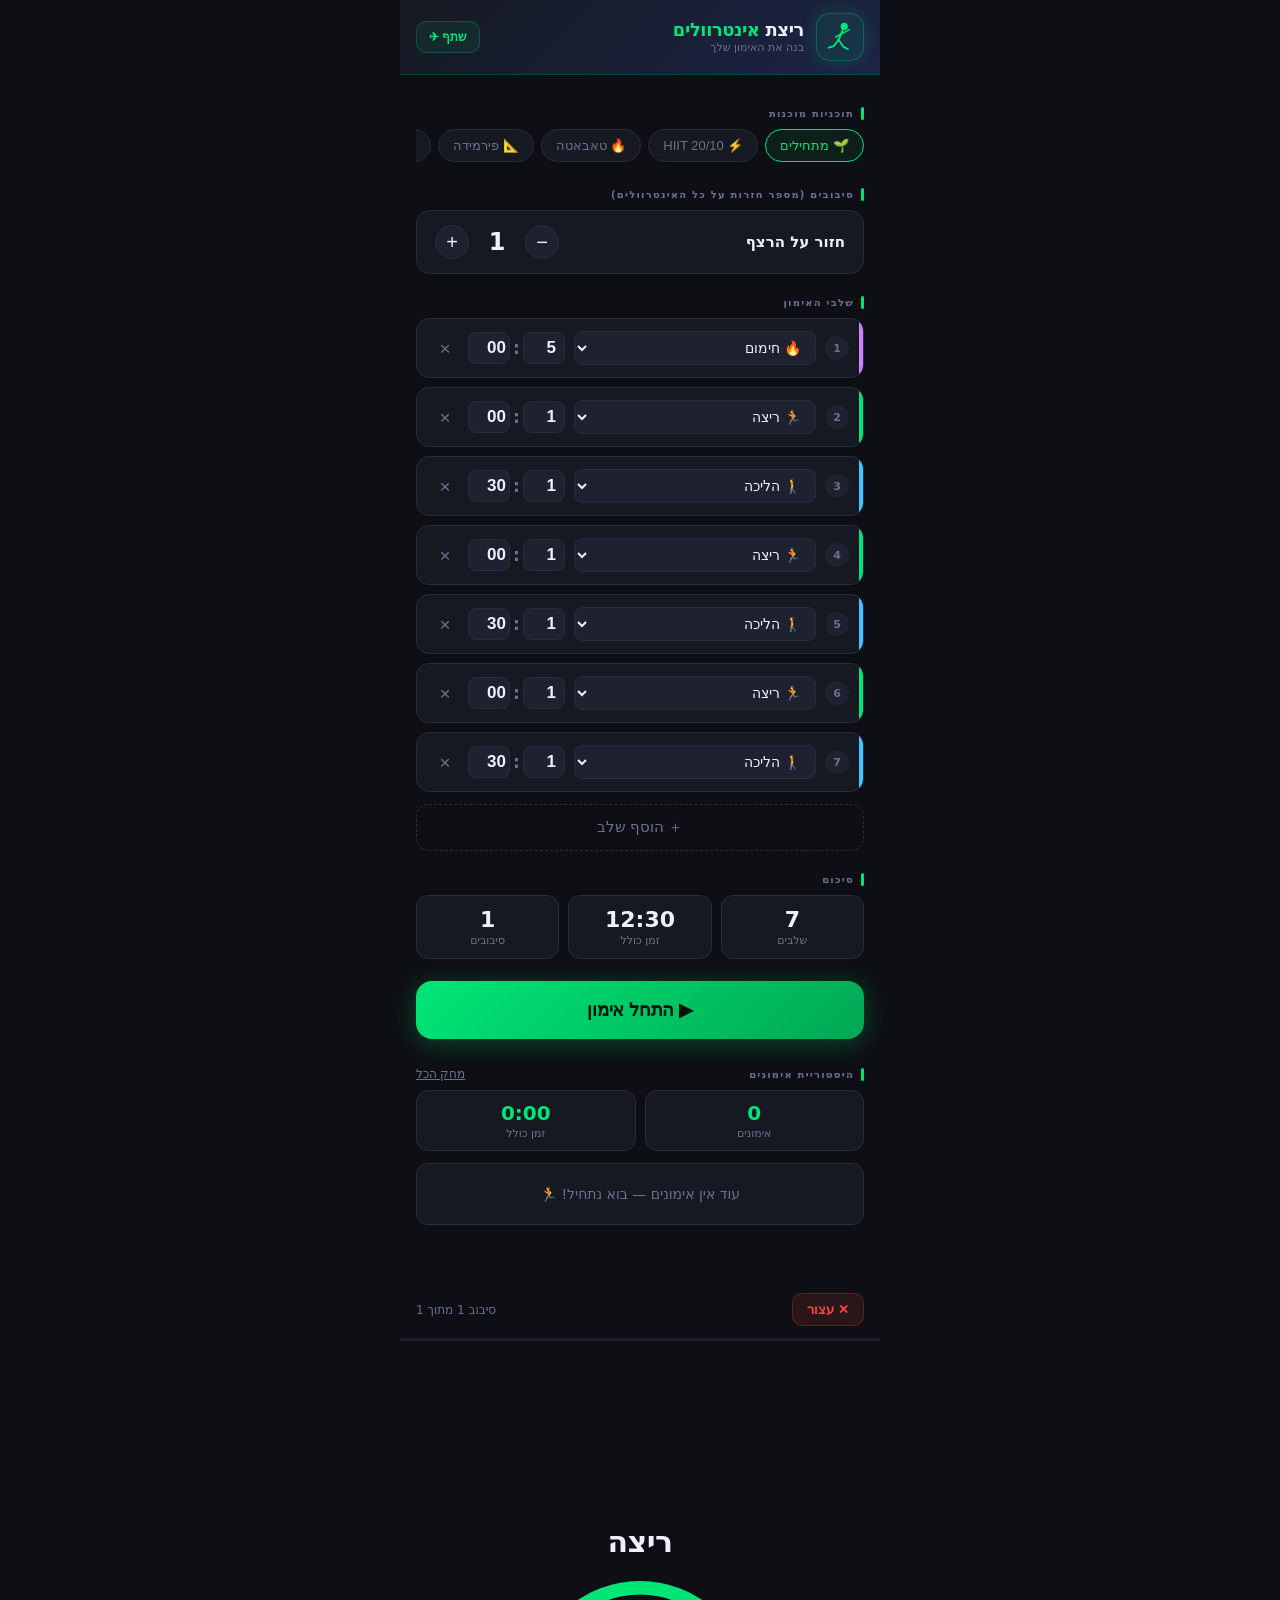
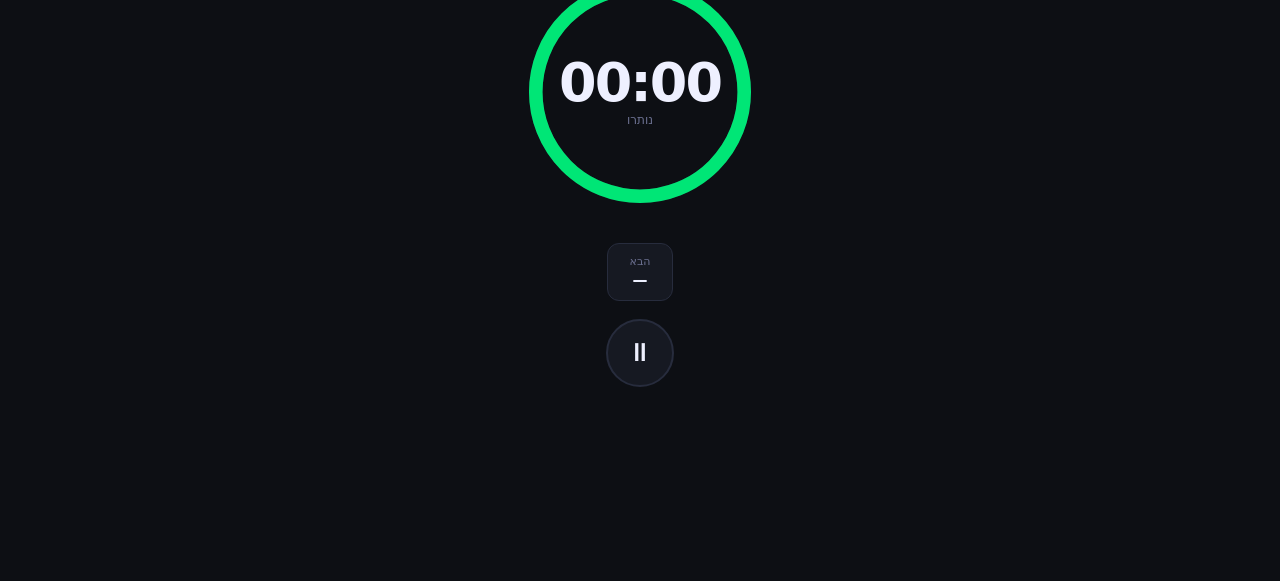
<file: running-intervals.html>
<!DOCTYPE html>
<html lang="he" dir="rtl">
<head>
  <meta charset="UTF-8">
  <meta name="viewport" content="width=device-width, initial-scale=1.0, user-scalable=no">
  <title>ריצת אינטרוולים</title>
  <style>
    *, *::before, *::after { box-sizing: border-box; margin: 0; padding: 0; }

    :root {
      --bg: #0d0f14;
      --surface: #161922;
      --surface2: #1e2230;
      --border: #272c3d;
      --text: #eef0ff;
      --muted: #6b7090;
      --run: #00e676;
      --run-d: #00a854;
      --walk: #40c4ff;
      --walk-d: #0086b3;
      --rest: #ff9100;
      --rest-d: #b36600;
      --warmup: #d280ff;
      --warmup-d: #8b2fc9;
      --danger: #ff4444;
    }

    body {
      font-family: system-ui, -apple-system, 'Segoe UI', Arial, sans-serif;
      background: var(--bg);
      color: var(--text);
      min-height: 100vh;
      max-width: 480px;
      margin: 0 auto;
      overflow-x: hidden;
    }

    /* ── Header ── */
    header {
      display: flex;
      align-items: center;
      gap: 12px;
      padding: 13px 16px;
      background: linear-gradient(135deg, #161922 0%, #1b2445 100%);
      border-bottom: 1px solid rgba(0,230,118,0.18);
      position: sticky;
      top: 0;
      z-index: 10;
    }

    .logo-box {
      width: 48px; height: 48px;
      background: rgba(0,230,118,0.09);
      border: 1px solid rgba(0,230,118,0.28);
      border-radius: 14px;
      display: flex; align-items: center; justify-content: center;
      flex-shrink: 0;
      box-shadow: 0 0 18px rgba(0,230,118,0.18);
    }

    .runner-svg {
      width: 34px; height: 34px;
      animation: runBob 0.52s ease-in-out infinite alternate;
      overflow: visible;
    }
    .runner-svg .arm-r { animation: swingArmR 0.52s ease-in-out infinite alternate; transform-origin: 27px 19px; }
    .runner-svg .arm-l { animation: swingArmL 0.52s ease-in-out infinite alternate; transform-origin: 27px 19px; }
    .runner-svg .leg-r { animation: swingLegR 0.52s ease-in-out infinite alternate; transform-origin: 22px 28px; }
    .runner-svg .leg-l { animation: swingLegL 0.52s ease-in-out infinite alternate; transform-origin: 22px 28px; }

    @keyframes runBob   { from { transform: translateY(1px);  } to { transform: translateY(-2px); } }
    @keyframes swingArmR{ from { transform: rotate(-22deg);   } to { transform: rotate(22deg);  } }
    @keyframes swingArmL{ from { transform: rotate(22deg);    } to { transform: rotate(-22deg); } }
    @keyframes swingLegR{ from { transform: rotate(-20deg);   } to { transform: rotate(20deg);  } }
    @keyframes swingLegL{ from { transform: rotate(20deg);    } to { transform: rotate(-20deg); } }

    .header-text { flex: 1; min-width: 0; }
    .header-text h1 { font-size: 18px; font-weight: 900; letter-spacing: -0.4px; line-height: 1.15; }
    .header-text h1 em { font-style: normal; color: var(--run); }
    .header-sub { font-size: 11px; color: var(--muted); margin-top: 1px; }

    .share-btn {
      background: rgba(0,230,118,0.08);
      border: 1px solid rgba(0,230,118,0.22);
      color: var(--run);
      border-radius: 10px;
      padding: 8px 12px;
      font-size: 12px; font-weight: 700;
      cursor: pointer; flex-shrink: 0;
      transition: background 0.15s;
    }
    .share-btn:hover { background: rgba(0,230,118,0.18); }

    /* ── Screens ── */
    .screen { display: none; }
    .screen.active { display: block; }

    /* ── Setup screen ── */
    #setupScreen { padding: 16px 16px 40px; }

    .section-label {
      font-size: 10px;
      font-weight: 700;
      letter-spacing: 1.2px;
      text-transform: uppercase;
      color: var(--muted);
      margin-bottom: 9px;
      display: flex;
      align-items: center;
      gap: 7px;
    }
    .section-label::before {
      content: '';
      width: 3px; height: 13px;
      background: var(--run);
      border-radius: 2px;
      flex-shrink: 0;
    }

    /* Presets */
    .presets-row {
      display: flex;
      gap: 7px;
      overflow-x: auto;
      padding-bottom: 4px;
      scrollbar-width: none;
      margin-bottom: 22px;
    }
    .presets-row::-webkit-scrollbar { display: none; }
    .preset-chip {
      flex-shrink: 0;
      padding: 8px 14px;
      border-radius: 20px;
      border: 1px solid var(--border);
      background: var(--surface);
      color: var(--muted);
      font-size: 13px;
      cursor: pointer;
      white-space: nowrap;
      transition: all 0.15s;
    }
    .preset-chip:hover, .preset-chip.sel {
      border-color: var(--run);
      color: var(--run);
      background: rgba(0,230,118,0.07);
    }

    /* Rounds */
    .rounds-card {
      background: var(--surface);
      border: 1px solid var(--border);
      border-radius: 14px;
      padding: 14px 18px;
      display: flex;
      align-items: center;
      justify-content: space-between;
      margin-bottom: 22px;
    }
    .rounds-label { font-size: 15px; font-weight: 600; }
    .rounds-ctrl { display: flex; align-items: center; gap: 14px; }
    .rnd-btn {
      width: 34px; height: 34px;
      border-radius: 50%;
      border: 1px solid var(--border);
      background: var(--surface2);
      color: var(--text);
      font-size: 20px;
      cursor: pointer;
      display: flex; align-items: center; justify-content: center;
      transition: background 0.15s;
      line-height: 1;
    }
    .rnd-btn:hover { background: var(--border); }
    .rounds-num { font-size: 24px; font-weight: 800; min-width: 28px; text-align: center; }

    /* Interval cards */
    .intervals-list { display: flex; flex-direction: column; gap: 9px; margin-bottom: 12px; }
    .iv-card {
      background: var(--surface);
      border: 1px solid var(--border);
      border-radius: 13px;
      padding: 12px 14px;
      display: flex;
      align-items: center;
      gap: 9px;
      position: relative;
      overflow: hidden;
    }
    .iv-card::after {
      content: '';
      position: absolute;
      right: 0; top: 0; bottom: 0;
      width: 4px;
      background: var(--iv-color, var(--muted));
      border-radius: 0 13px 13px 0;
    }
    .iv-num {
      width: 24px; height: 24px;
      border-radius: 50%;
      background: var(--surface2);
      display: flex; align-items: center; justify-content: center;
      font-size: 11px; font-weight: 700; color: var(--muted);
      flex-shrink: 0;
    }
    .iv-type {
      background: var(--surface2);
      border: 1px solid var(--border);
      border-radius: 8px;
      color: var(--text);
      font-size: 14px;
      padding: 7px 10px;
      flex: 1;
      cursor: pointer;
      appearance: auto;
    }
    .iv-dur { display: flex; align-items: center; gap: 3px; flex-shrink: 0; }
    .dur-inp {
      width: 42px;
      background: var(--surface2);
      border: 1px solid var(--border);
      border-radius: 8px;
      color: var(--text);
      font-size: 17px; font-weight: 700;
      text-align: center;
      padding: 5px 2px;
    }
    .dur-inp:focus { outline: 1px solid var(--run); border-color: var(--run); }
    .dur-sep { font-size: 17px; font-weight: 700; color: var(--muted); }
    .del-btn {
      width: 28px; height: 28px;
      border-radius: 50%;
      border: none;
      background: transparent;
      color: var(--muted);
      font-size: 19px; line-height: 1;
      cursor: pointer;
      display: flex; align-items: center; justify-content: center;
      flex-shrink: 0;
      transition: color 0.12s, background 0.12s;
    }
    .del-btn:hover { color: var(--danger); background: rgba(255,68,68,.12); }

    .add-btn {
      width: 100%;
      padding: 13px;
      border-radius: 13px;
      border: 1.5px dashed var(--border);
      background: transparent;
      color: var(--muted);
      font-size: 15px;
      cursor: pointer;
      transition: color 0.15s, border-color 0.15s;
      margin-bottom: 22px;
    }
    .add-btn:hover { color: var(--text); border-color: var(--run); }

    /* Summary chips */
    .summary-row { display: flex; gap: 9px; margin-bottom: 22px; }
    .sum-chip {
      flex: 1;
      background: var(--surface);
      border: 1px solid var(--border);
      border-radius: 12px;
      padding: 11px 8px;
      text-align: center;
    }
    .sum-chip .v { font-size: 22px; font-weight: 800; }
    .sum-chip .l { font-size: 11px; color: var(--muted); margin-top: 2px; }

    /* Start button */
    .start-btn {
      width: 100%;
      padding: 18px;
      border-radius: 16px;
      border: none;
      background: linear-gradient(135deg, var(--run), var(--run-d));
      color: #02140a;
      font-size: 18px; font-weight: 900;
      cursor: pointer;
      letter-spacing: -0.2px;
      box-shadow: 0 4px 24px rgba(0,230,118,.28);
      transition: opacity 0.15s, transform 0.1s;
      position: relative;
      overflow: hidden;
    }
    .start-btn::after {
      content: '';
      position: absolute;
      top: 0; left: -80%;
      width: 50%; height: 100%;
      background: linear-gradient(90deg, transparent, rgba(255,255,255,0.28), transparent);
      animation: btnShimmer 2.4s ease-in-out infinite;
    }
    @keyframes btnShimmer { 0%,40% { left: -80%; } 100% { left: 160%; } }
    .start-btn:hover { opacity: .9; transform: translateY(-1px); }
    .start-btn:active { transform: translateY(0); }

    /* ── Workout screen ── */
    #workoutScreen {
      min-height: 100vh;
      display: flex;
      flex-direction: column;
    }

    .wk-top {
      display: flex;
      align-items: center;
      justify-content: space-between;
      padding: 12px 16px;
    }
    .stop-btn {
      background: rgba(255,68,68,.12);
      border: 1px solid rgba(255,68,68,.25);
      color: var(--danger);
      border-radius: 10px;
      padding: 8px 14px;
      font-size: 13px; font-weight: 700;
      cursor: pointer;
      transition: background 0.15s;
    }
    .stop-btn:hover { background: rgba(255,68,68,.2); }
    .wk-info { font-size: 12px; color: var(--muted); }

    /* Overall progress bar */
    .progress-track { height: 3px; background: var(--surface2); }
    .progress-fill {
      height: 100%;
      background: var(--run);
      transition: width 1s linear, background 0.5s;
    }

    /* Main workout area */
    .wk-main {
      flex: 1;
      display: flex;
      flex-direction: column;
      align-items: center;
      justify-content: center;
      padding: 20px 20px 32px;
      gap: 18px;
    }

    .cur-label {
      font-size: 30px;
      font-weight: 900;
      letter-spacing: -0.5px;
      transition: color 0.4s;
    }
    .cur-label.paused { opacity: 0.5; }

    /* Ring timer */
    .ring-wrap {
      position: relative;
      width: 230px; height: 230px;
    }
    .ring-svg {
      width: 100%; height: 100%;
      transform: rotate(-90deg);
    }
    .ring-bg { fill: none; stroke: var(--surface2); stroke-width: 13; }
    .ring-arc {
      fill: none;
      stroke: var(--run);
      stroke-width: 13;
      stroke-linecap: round;
      stroke-dasharray: 626.6;
      stroke-dashoffset: 0;
      transition: stroke-dashoffset 1s linear, stroke 0.5s;
    }
    .ring-center {
      position: absolute; inset: 0;
      display: flex; flex-direction: column;
      align-items: center; justify-content: center;
      gap: 3px;
    }
    .ring-time {
      font-size: 54px; font-weight: 900;
      font-variant-numeric: tabular-nums;
      letter-spacing: -2px; line-height: 1;
      transition: color 0.4s;
    }
    .ring-time.countdown { animation: pulse 0.4s ease; }
    @keyframes pulse { 0%,100% { transform: scale(1); } 50% { transform: scale(1.08); } }
    .ring-sub { font-size: 12px; color: var(--muted); }

    /* Round dots */
    .round-dots { display: flex; gap: 7px; align-items: center; }
    .rdot {
      width: 8px; height: 8px;
      border-radius: 50%;
      background: var(--surface2);
      border: 1.5px solid var(--border);
      transition: all 0.3s;
    }
    .rdot.done { background: var(--muted); border-color: var(--muted); }
    .rdot.active { background: var(--run); border-color: var(--run); box-shadow: 0 0 6px var(--run); }

    /* Next interval */
    .next-box {
      background: var(--surface);
      border: 1px solid var(--border);
      border-radius: 12px;
      padding: 11px 22px;
      text-align: center;
    }
    .next-lbl { font-size: 11px; color: var(--muted); margin-bottom: 3px; }
    .next-name { font-size: 15px; font-weight: 700; }

    /* Pause button */
    .pause-btn {
      width: 68px; height: 68px;
      border-radius: 50%;
      border: 2px solid var(--border);
      background: var(--surface);
      color: var(--text);
      font-size: 26px;
      cursor: pointer;
      display: flex; align-items: center; justify-content: center;
      transition: background 0.15s, border-color 0.15s;
    }
    .pause-btn:hover { background: var(--surface2); border-color: var(--run); }
    .pause-btn.paused { border-color: var(--run); color: var(--run); }

    /* ── Done overlay ── */
    .done-overlay {
      position: fixed; inset: 0;
      background: rgba(13, 15, 20, 0.97);
      display: flex; flex-direction: column;
      align-items: center; justify-content: center;
      gap: 22px;
      padding: 40px 30px;
      z-index: 100;
      animation: fadeIn 0.4s ease;
    }
    @keyframes fadeIn { from { opacity: 0; transform: scale(.96); } to { opacity: 1; transform: scale(1); } }
    .done-medal { font-size: 68px; animation: bounce 0.6s 0.2s both; }
    @keyframes bounce { 0%,100%{transform:translateY(0)} 40%{transform:translateY(-16px)} 70%{transform:translateY(-6px)} }
    .done-title { font-size: 34px; font-weight: 900; }
    .done-stats { display: flex; gap: 28px; }
    .done-stat { text-align: center; }
    .done-stat .v { font-size: 30px; font-weight: 800; color: var(--run); }
    .done-stat .l { font-size: 12px; color: var(--muted); margin-top: 2px; }
    .done-again {
      padding: 16px 44px;
      border-radius: 14px;
      border: none;
      background: linear-gradient(135deg, var(--run), var(--run-d));
      color: #02140a;
      font-size: 17px; font-weight: 900;
      cursor: pointer;
      transition: opacity 0.15s;
    }
    .done-again:hover { opacity: .88; }
    .done-home {
      background: none; border: none;
      color: var(--muted); font-size: 14px;
      cursor: pointer; text-decoration: underline;
    }

    /* ── Paused banner ── */
    .paused-banner {
      position: absolute;
      top: 50%; left: 50%;
      transform: translate(-50%, -50%);
      background: rgba(0,0,0,.7);
      color: var(--text);
      font-size: 20px; font-weight: 800;
      padding: 10px 28px;
      border-radius: 30px;
      pointer-events: none;
      opacity: 0;
      transition: opacity 0.2s;
    }
    .ring-wrap.paused .paused-banner { opacity: 1; }
    .ring-wrap.paused .ring-arc { opacity: 0.4; }
    .ring-wrap.paused .ring-time { opacity: 0.4; }

    @media (max-width: 360px) {
      .ring-wrap { width: 200px; height: 200px; }
      .ring-time { font-size: 44px; }
    }

    /* ── History ── */
    .hist-header {
      display: flex; align-items: center; justify-content: space-between;
      margin-top: 28px; margin-bottom: 9px;
    }
    .hist-clear {
      background: none; border: none;
      color: var(--muted); font-size: 12px;
      cursor: pointer; text-decoration: underline;
    }
    .hist-totals { display: flex; gap: 9px; margin-bottom: 12px; }
    .hist-total {
      flex: 1; background: var(--surface);
      border: 1px solid var(--border);
      border-radius: 12px; padding: 10px 8px; text-align: center;
    }
    .hist-total .v { font-size: 20px; font-weight: 800; color: var(--run); }
    .hist-total .l { font-size: 11px; color: var(--muted); margin-top: 2px; }
    .hist-list { display: flex; flex-direction: column; gap: 8px; margin-bottom: 16px; }
    .hist-item {
      background: var(--surface); border: 1px solid var(--border);
      border-radius: 12px; padding: 12px 14px;
      display: flex; align-items: center; justify-content: space-between;
    }
    .hist-dur { font-size: 18px; font-weight: 800; }
    .hist-meta { font-size: 11px; color: var(--muted); margin-top: 2px; }
    .hist-date { font-size: 12px; color: var(--muted); text-align: left; }
    .hist-empty {
      text-align: center; color: var(--muted); font-size: 14px;
      padding: 22px; background: var(--surface);
      border: 1px solid var(--border); border-radius: 12px;
    }
  </style>
</head>
<body>

<header>
  <div class="logo-box">
    <svg class="runner-svg" viewBox="0 0 48 48" xmlns="http://www.w3.org/2000/svg">
      <!-- head -->
      <circle cx="30" cy="9" r="5" fill="#00e676"/>
      <!-- torso -->
      <path d="M28 14 Q25 21 22 28" stroke="#00e676" stroke-width="2.6" stroke-linecap="round" fill="none"/>
      <!-- arms -->
      <line class="arm-r" x1="27" y1="19" x2="37" y2="14" stroke="#00e676" stroke-width="2.2" stroke-linecap="round"/>
      <line class="arm-l" x1="27" y1="19" x2="18" y2="24" stroke="#00e676" stroke-width="2.2" stroke-linecap="round"/>
      <!-- legs -->
      <path class="leg-r" d="M22 28 L29 38 L35 41" stroke="#00e676" stroke-width="2.6" stroke-linecap="round" stroke-linejoin="round" fill="none"/>
      <path class="leg-l" d="M22 28 L15 37 L8  39" stroke="#00e676" stroke-width="2.6" stroke-linecap="round" stroke-linejoin="round" fill="none"/>
    </svg>
  </div>
  <div class="header-text">
    <h1>ריצת <em>אינטרוולים</em></h1>
    <p class="header-sub">בנה את האימון שלך</p>
  </div>
  <button class="share-btn" onclick="shareApp()">שתף ✈</button>
</header>

<!-- ══ SETUP SCREEN ══ -->
<div id="setupScreen" class="screen active">
  <div id="setupContent">

    <div class="section-label" style="margin-top:16px">תוכניות מוכנות</div>
    <div class="presets-row" id="presetsRow">
      <button class="preset-chip" data-preset="c25k"     onclick="loadPreset(this)">🌱 מתחילים</button>
      <button class="preset-chip" data-preset="hiit2010" onclick="loadPreset(this)">⚡ HIIT 20/10</button>
      <button class="preset-chip" data-preset="tabata"   onclick="loadPreset(this)">🔥 טאבאטה</button>
      <button class="preset-chip" data-preset="pyramid"  onclick="loadPreset(this)">📐 פירמידה</button>
      <button class="preset-chip" data-preset="warmup"   onclick="loadPreset(this)">🏃 חימום + ריצה</button>
      <button class="preset-chip" data-preset="empty"    onclick="loadPreset(this)">✏️ ריק</button>
    </div>

    <div class="section-label">סיבובים (מספר חזרות על כל האינטרוולים)</div>
    <div class="rounds-card">
      <span class="rounds-label">חזור על הרצף</span>
      <div class="rounds-ctrl">
        <button class="rnd-btn" onclick="changeRounds(-1)">−</button>
        <span class="rounds-num" id="roundsNum">1</span>
        <button class="rnd-btn" onclick="changeRounds(+1)">+</button>
      </div>
    </div>

    <div class="section-label">שלבי האימון</div>
    <div class="intervals-list" id="ivList"></div>
    <button class="add-btn" onclick="addInterval()">＋ הוסף שלב</button>

    <div class="section-label">סיכום</div>
    <div class="summary-row">
      <div class="sum-chip"><div class="v" id="sumSteps">0</div><div class="l">שלבים</div></div>
      <div class="sum-chip"><div class="v" id="sumTotal">0:00</div><div class="l">זמן כולל</div></div>
      <div class="sum-chip"><div class="v" id="sumRounds">1</div><div class="l">סיבובים</div></div>
    </div>

    <button class="start-btn" onclick="startWorkout()">▶ התחל אימון</button>

    <!-- History -->
    <div class="hist-header">
      <div class="section-label" style="margin:0">היסטוריית אימונים</div>
      <button class="hist-clear" onclick="clearHistory()">מחק הכל</button>
    </div>
    <div class="hist-totals" id="histTotals"></div>
    <div class="hist-list"   id="histList"></div>
  </div>
</div>

<!-- ══ WORKOUT SCREEN ══ -->
<div id="workoutScreen" class="screen">
  <div class="wk-top">
    <button class="stop-btn" onclick="stopWorkout()">✕ עצור</button>
    <div class="wk-info" id="wkInfo">סיבוב 1 מתוך 1</div>
  </div>

  <div class="progress-track">
    <div class="progress-fill" id="progFill" style="width:0%"></div>
  </div>

  <div class="wk-main">
    <div class="cur-label" id="curLabel">ריצה</div>

    <div class="ring-wrap" id="ringWrap">
      <svg class="ring-svg" viewBox="0 0 220 220">
        <circle class="ring-bg" cx="110" cy="110" r="99.7"/>
        <circle class="ring-arc" id="ringArc" cx="110" cy="110" r="99.7"/>
      </svg>
      <div class="ring-center">
        <div class="ring-time" id="ringTime">00:00</div>
        <div class="ring-sub">נותרו</div>
      </div>
      <div class="paused-banner">⏸ מושהה</div>
    </div>

    <div class="round-dots" id="roundDots"></div>

    <div class="next-box" id="nextBox">
      <div class="next-lbl">הבא</div>
      <div class="next-name" id="nextName">—</div>
    </div>

    <button class="pause-btn" id="pauseBtn" onclick="togglePause()">⏸</button>
  </div>
</div>

<!-- ══ DONE OVERLAY ══ -->
<div class="done-overlay" id="doneOverlay" style="display:none">
  <div class="done-medal">🏅</div>
  <div class="done-title">כל הכבוד!</div>
  <div class="done-stats">
    <div class="done-stat"><div class="v" id="doneTime">—</div><div class="l">זמן</div></div>
    <div class="done-stat"><div class="v" id="doneRounds">—</div><div class="l">סיבובים</div></div>
    <div class="done-stat"><div class="v" id="doneSteps">—</div><div class="l">שלבים</div></div>
  </div>
  <button class="done-again" onclick="restartWorkout()">🔁 שוב!</button>
  <button class="done-home"  onclick="goHome()">חזור לתפריט</button>
</div>

<script>
// ════════════════════════════════════════
// TYPE DEFINITIONS
// ════════════════════════════════════════
const TYPES = {
  run:    { label: '🏃 ריצה',    color: '#00e676' },
  walk:   { label: '🚶 הליכה',   color: '#40c4ff' },
  rest:   { label: '😮‍💨 מנוחה',  color: '#ff9100' },
  warmup: { label: '🔥 חימום',   color: '#d280ff' },
};

const PRESETS = {
  c25k: {
    rounds: 1,
    ivs: [
      {type:'warmup', m:5, s:0},
      {type:'run',    m:1, s:0},
      {type:'walk',   m:1, s:30},
      {type:'run',    m:1, s:0},
      {type:'walk',   m:1, s:30},
      {type:'run',    m:1, s:0},
      {type:'walk',   m:1, s:30},
    ]
  },
  hiit2010: {
    rounds: 8,
    ivs: [
      {type:'warmup', m:2, s:0},
      {type:'run',    m:0, s:20},
      {type:'rest',   m:0, s:10},
    ]
  },
  tabata: {
    rounds: 8,
    ivs: [
      {type:'run',  m:0, s:20},
      {type:'rest', m:0, s:10},
    ]
  },
  pyramid: {
    rounds: 1,
    ivs: [
      {type:'run',  m:1, s:0},
      {type:'walk', m:1, s:0},
      {type:'run',  m:2, s:0},
      {type:'walk', m:1, s:0},
      {type:'run',  m:3, s:0},
      {type:'walk', m:1, s:0},
      {type:'run',  m:2, s:0},
      {type:'walk', m:1, s:0},
      {type:'run',  m:1, s:0},
    ]
  },
  warmup: {
    rounds: 1,
    ivs: [
      {type:'warmup', m:5, s:0},
      {type:'run',    m:5, s:0},
      {type:'walk',   m:2, s:0},
      {type:'run',    m:5, s:0},
      {type:'walk',   m:2, s:0},
      {type:'rest',   m:3, s:0},
    ]
  },
  empty: { rounds: 1, ivs: [] }
};

// ════════════════════════════════════════
// STATE
// ════════════════════════════════════════
let rounds = 1;
let ivData = [];   // [{id, type, m, s}]
let uid = 0;

// Workout
let seq = [];       // expanded sequence
let si = 0;         // current seq index
let timeLeft = 0;
let totalTime = 0;
let timerRef = null;
let paused = false;
let wakeLock = null;

// ════════════════════════════════════════
// AUDIO (Web Audio API)
// ════════════════════════════════════════
let actx = null;
function ctx() {
  if (!actx) actx = new (window.AudioContext || window.webkitAudioContext)();
  return actx;
}

function beep(freq, dur, vol = 0.4, shape = 'sine') {
  try {
    const c = ctx();
    const o = c.createOscillator();
    const g = c.createGain();
    o.connect(g); g.connect(c.destination);
    o.type = shape;
    o.frequency.value = freq;
    g.gain.setValueAtTime(vol, c.currentTime);
    g.gain.exponentialRampToValueAtTime(0.001, c.currentTime + dur);
    o.start(); o.stop(c.currentTime + dur);
  } catch(_) {}
}

function sndStart()    { beep(880,.12); setTimeout(()=>beep(880,.12),150); setTimeout(()=>beep(1320,.25),300); }
function sndCountdown(){ beep(660,.12,.25); }
function sndRun()      { beep(880,.12); setTimeout(()=>beep(1100,.22),140); }
function sndWalk()     { beep(660,.2); setTimeout(()=>beep(550,.25),190); }
function sndRest()     { beep(440,.3); }
function sndWarmup()   { beep(660,.2); setTimeout(()=>beep(880,.2),180); }
function sndDone()     { [880,1100,1320,1760].forEach((f,i)=>setTimeout(()=>beep(f,.3),i*170)); }

function playTypeSound(type) {
  const fn = { run:sndRun, walk:sndWalk, rest:sndRest, warmup:sndWarmup };
  (fn[type] || sndRun)();
}

// ════════════════════════════════════════
// SETUP UI
// ════════════════════════════════════════
function addInterval(type='run', m=1, s=0) {
  ivData.push({ id: uid++, type, m, s });
  renderIvList();
  updateSummary();
}

function removeIv(id) {
  ivData = ivData.filter(x => x.id !== id);
  renderIvList();
  updateSummary();
}

function setIvField(id, field, raw) {
  const iv = ivData.find(x => x.id === id);
  if (!iv) return;
  let v = parseInt(raw) || 0;
  if (field === 's') v = Math.min(59, Math.max(0, v));
  if (field === 'm') v = Math.min(99, Math.max(0, v));
  iv[field] = v;
  if (field === 'type') renderIvList();
  updateSummary();
}

function renderIvList() {
  const list = document.getElementById('ivList');
  list.innerHTML = '';
  ivData.forEach((iv, idx) => {
    const col = TYPES[iv.type]?.color || '#888';
    const card = document.createElement('div');
    card.className = 'iv-card';
    card.style.setProperty('--iv-color', col);
    card.innerHTML = `
      <div class="iv-num">${idx+1}</div>
      <select class="iv-type" onchange="setIvField(${iv.id},'type',this.value)">
        ${Object.entries(TYPES).map(([k,v])=>
          `<option value="${k}" ${iv.type===k?'selected':''}>${v.label}</option>`
        ).join('')}
      </select>
      <div class="iv-dur">
        <input class="dur-inp" type="number" min="0" max="99"
          value="${iv.m}"
          onchange="setIvField(${iv.id},'m',this.value)"
          oninput="setIvField(${iv.id},'m',this.value)">
        <span class="dur-sep">:</span>
        <input class="dur-inp" type="number" min="0" max="59"
          value="${String(iv.s).padStart(2,'0')}"
          onchange="setIvField(${iv.id},'s',this.value)"
          oninput="setIvField(${iv.id},'s',this.value)">
      </div>
      <button class="del-btn" onclick="removeIv(${iv.id})" title="מחק">×</button>
    `;
    list.appendChild(card);
  });
}

function updateSummary() {
  const singleRoundSecs = ivData.reduce((t,iv) => t + iv.m*60 + iv.s, 0);
  const total = singleRoundSecs * rounds;
  document.getElementById('sumSteps').textContent  = ivData.length * rounds;
  document.getElementById('sumTotal').textContent  = fmtTime(total);
  document.getElementById('sumRounds').textContent = rounds;
}

function changeRounds(d) {
  rounds = Math.max(1, Math.min(30, rounds + d));
  document.getElementById('roundsNum').textContent = rounds;
  updateSummary();
}

function loadPreset(btn) {
  document.querySelectorAll('.preset-chip').forEach(c => c.classList.remove('sel'));
  btn.classList.add('sel');
  const p = PRESETS[btn.dataset.preset];
  if (!p) return;
  rounds = p.rounds;
  document.getElementById('roundsNum').textContent = rounds;
  ivData = p.ivs.map(x => ({ id: uid++, ...x }));
  renderIvList();
  updateSummary();
}

// ════════════════════════════════════════
// WORKOUT LOGIC
// ════════════════════════════════════════
function buildSeq() {
  const out = [];
  for (let r = 0; r < rounds; r++) {
    ivData.forEach((iv, i) => {
      out.push({
        type: iv.type,
        label: TYPES[iv.type]?.label || iv.type,
        color: TYPES[iv.type]?.color || '#888',
        dur: iv.m*60 + iv.s,
        round: r+1,
        step: i,
      });
    });
  }
  return out;
}

function calcElapsed() {
  const done = seq.slice(0, si).reduce((t, s) => t + s.dur, 0);
  return done + (seq[si].dur - timeLeft);
}

function startWorkout() {
  if (ivData.length === 0) { alert('הוסף לפחות שלב אחד!'); return; }
  const tot = ivData.reduce((t,iv) => t + iv.m*60 + iv.s, 0);
  if (tot === 0) { alert('הגדר זמן לשלב אחד לפחות!'); return; }

  ctx(); // wake audio
  seq = buildSeq();
  si = 0;
  totalTime = seq.reduce((t, s) => t + s.dur, 0);
  paused = false;

  showScreen('workoutScreen');
  renderRoundDots();
  applySeqItem(0);
  sndStart();
  requestWakeLock();
  timerRef = setInterval(tick, 1000);
}

function applySeqItem(idx) {
  si = idx;
  const iv = seq[idx];
  timeLeft = iv.dur;

  // Label & color
  const lbl = document.getElementById('curLabel');
  lbl.textContent = iv.label;
  lbl.style.color  = iv.color;

  // Ring color
  document.getElementById('ringArc').style.stroke = iv.color;

  // Progress bar color
  document.getElementById('progFill').style.background = iv.color;

  // Next
  const next = seq[idx+1];
  if (next) {
    document.getElementById('nextName').textContent = next.label;
    document.getElementById('nextBox').style.display = '';
  } else {
    document.getElementById('nextBox').style.display = 'none';
  }

  // Round dots
  updateRoundDots();

  // Info text
  document.getElementById('wkInfo').textContent =
    `סיבוב ${iv.round} מתוך ${rounds} · שלב ${iv.step+1} מתוך ${ivData.length}`;

  updateRingUI();
}

function updateRingUI() {
  const iv = seq[si];
  const pct = iv.dur > 0 ? timeLeft / iv.dur : 0;
  // circumference = 2π × 99.7 ≈ 626.6
  const circ = 626.6;
  document.getElementById('ringArc').setAttribute('stroke-dashoffset', circ * (1 - pct));
  document.getElementById('ringTime').textContent = fmtTime(timeLeft);

  const elapsed = calcElapsed();
  document.getElementById('progFill').style.width =
    (totalTime > 0 ? (elapsed / totalTime) * 100 : 0) + '%';
}

function tick() {
  if (paused) return;
  timeLeft--;

  // Countdown beeps on last 3 seconds
  if (timeLeft > 0 && timeLeft <= 3) {
    sndCountdown();
    const el = document.getElementById('ringTime');
    el.classList.remove('countdown');
    void el.offsetWidth;
    el.classList.add('countdown');
  }

  if (timeLeft <= 0) {
    if (si + 1 < seq.length) {
      applySeqItem(si + 1);
      playTypeSound(seq[si].type);
    } else {
      finish();
      return;
    }
  } else {
    updateRingUI();
  }
}

function togglePause() {
  paused = !paused;
  const btn = document.getElementById('pauseBtn');
  const wrap = document.getElementById('ringWrap');
  const lbl  = document.getElementById('curLabel');
  btn.textContent = paused ? '▶' : '⏸';
  btn.classList.toggle('paused', paused);
  wrap.classList.toggle('paused', paused);
  lbl.classList.toggle('paused', paused);
}

function stopWorkout() {
  if (confirm('לעצור את האימון?')) {
    clearInterval(timerRef); timerRef = null;
    releaseWakeLock();
    showScreen('setupScreen');
  }
}

function finish() {
  clearInterval(timerRef); timerRef = null;
  releaseWakeLock();
  sndDone();
  saveWorkout(totalTime, rounds, seq.length);
  document.getElementById('doneTime').textContent   = fmtTime(totalTime);
  document.getElementById('doneRounds').textContent = rounds;
  document.getElementById('doneSteps').textContent  = seq.length;
  document.getElementById('doneOverlay').style.display = 'flex';
}

function restartWorkout() {
  document.getElementById('doneOverlay').style.display = 'none';
  startWorkout();
}

function goHome() {
  document.getElementById('doneOverlay').style.display = 'none';
  showScreen('setupScreen');
  renderHistory();
}

// ════════════════════════════════════════
// ROUND DOTS
// ════════════════════════════════════════
function renderRoundDots() {
  const c = document.getElementById('roundDots');
  c.style.display = rounds > 1 ? 'flex' : 'none';
  c.innerHTML = '';
  for (let r = 1; r <= Math.min(rounds, 12); r++) {
    const d = document.createElement('div');
    d.className = 'rdot';
    d.id = `rd-${r}`;
    c.appendChild(d);
  }
}

function updateRoundDots() {
  if (rounds <= 1) return;
  const cur = seq[si].round;
  for (let r = 1; r <= Math.min(rounds, 12); r++) {
    const d = document.getElementById(`rd-${r}`);
    if (!d) continue;
    d.className = 'rdot' + (r < cur ? ' done' : r === cur ? ' active' : '');
  }
}

// ════════════════════════════════════════
// UTILS
// ════════════════════════════════════════
function fmtTime(secs) {
  const m = Math.floor(secs / 60);
  const s = secs % 60;
  return `${m}:${String(s).padStart(2,'0')}`;
}

function showScreen(id) {
  document.querySelectorAll('.screen').forEach(s => s.classList.remove('active'));
  document.getElementById(id).classList.add('active');
}

// ════════════════════════════════════════
// WAKE LOCK (screen-on during workout)
// ════════════════════════════════════════
async function requestWakeLock() {
  try {
    if ('wakeLock' in navigator) {
      wakeLock = await navigator.wakeLock.request('screen');
    }
  } catch(_) {}
}

function releaseWakeLock() {
  if (wakeLock) { wakeLock.release(); wakeLock = null; }
}

// Re-acquire wake lock when page becomes visible again
document.addEventListener('visibilitychange', () => {
  if (!document.hidden && timerRef) requestWakeLock();
});

// ════════════════════════════════════════
// SHARE
// ════════════════════════════════════════
async function shareApp() {
  const ghUrl = 'https://raw.githubusercontent.com/pics247365-art/learning-git/claude/running-app-intervals-qyPG5/running-intervals.html';
  const text  = `ריצת אינטרוולים 🏃\nאפליקציה חינמית ללא התקנה!\nהורד כאן: ${ghUrl}`;
  if (navigator.share) {
    try { await navigator.share({ title: 'ריצת אינטרוולים', text }); return; } catch(_) {}
  }
  try {
    await navigator.clipboard.writeText(text);
    alert('הועתק ✅\nהדבק בווטסאפ לחבר שלך 😊');
  } catch(_) {
    prompt('העתק את הקישור:', ghUrl);
  }
}

// ════════════════════════════════════════
// HISTORY (localStorage)
// ════════════════════════════════════════
const HIST_KEY = 'ri_history';

function saveWorkout(durationSecs, numRounds, numSteps) {
  const history = loadHistory();
  const now = new Date();
  history.unshift({
    date: now.toLocaleDateString('he-IL'),
    time: now.toLocaleTimeString('he-IL', { hour: '2-digit', minute: '2-digit' }),
    duration: durationSecs,
    rounds: numRounds,
    steps: numSteps,
  });
  localStorage.setItem(HIST_KEY, JSON.stringify(history.slice(0, 30)));
}

function loadHistory() {
  try { return JSON.parse(localStorage.getItem(HIST_KEY)) || []; }
  catch(_) { return []; }
}

function renderHistory() {
  const history = loadHistory();
  const totalsEl = document.getElementById('histTotals');
  const listEl   = document.getElementById('histList');

  const totalSecs = history.reduce((t, h) => t + h.duration, 0);
  totalsEl.innerHTML = `
    <div class="hist-total"><div class="v">${history.length}</div><div class="l">אימונים</div></div>
    <div class="hist-total"><div class="v">${fmtTime(totalSecs)}</div><div class="l">זמן כולל</div></div>
  `;

  if (history.length === 0) {
    listEl.innerHTML = '<div class="hist-empty">עוד אין אימונים — בוא נתחיל! 🏃</div>';
    return;
  }
  listEl.innerHTML = history.map(h => `
    <div class="hist-item">
      <div>
        <div class="hist-dur">${fmtTime(h.duration)}</div>
        <div class="hist-meta">${h.rounds} סיבובים · ${h.steps} שלבים</div>
      </div>
      <div class="hist-date">${h.date}<br>${h.time}</div>
    </div>
  `).join('');
}

function clearHistory() {
  if (confirm('למחוק את כל היסטוריית האימונים?')) {
    localStorage.removeItem(HIST_KEY);
    renderHistory();
  }
}

// ════════════════════════════════════════
// INIT
// ════════════════════════════════════════
loadPreset(document.querySelector('[data-preset="c25k"]'));
renderHistory();
</script>
</body>
</html>
</file>
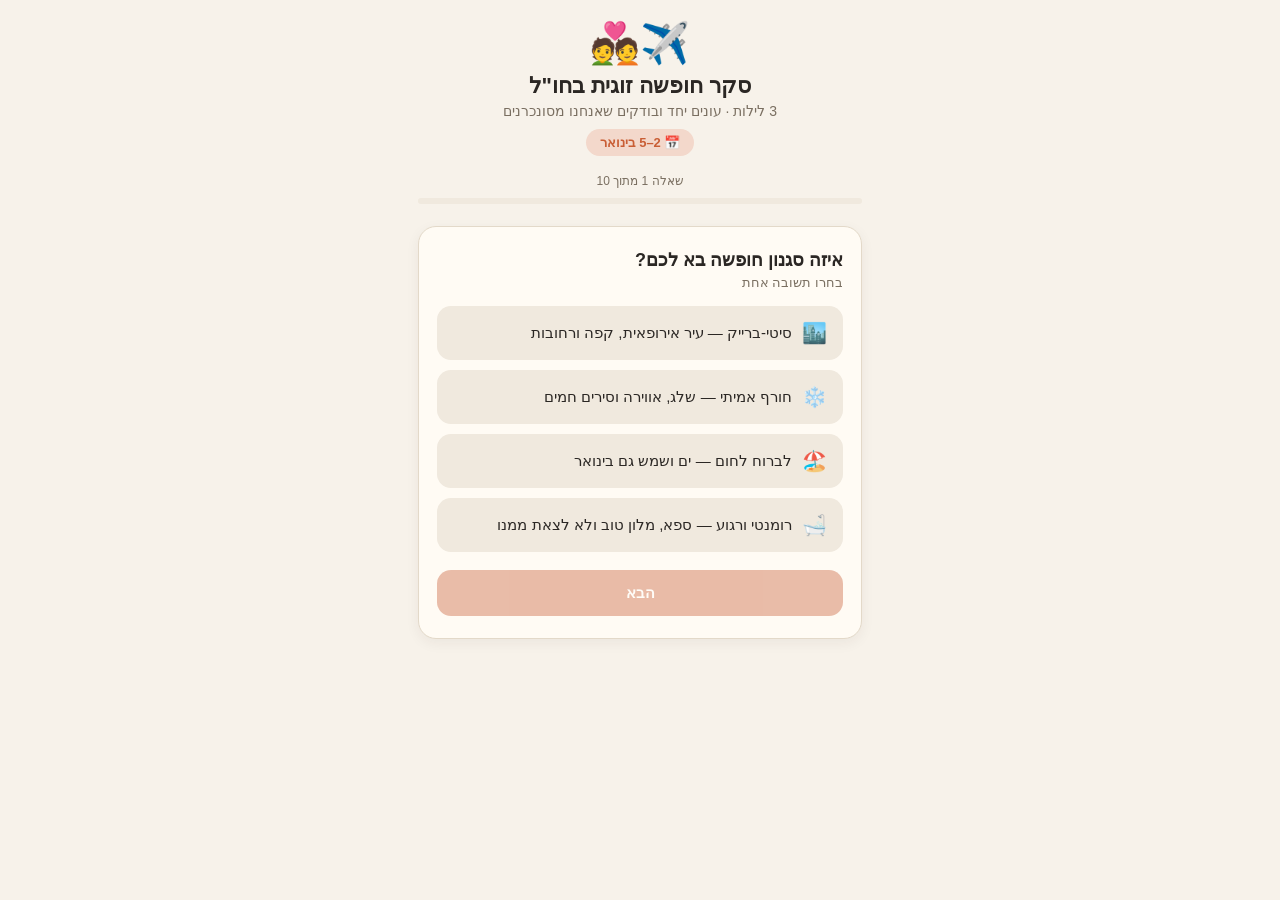
<file: trip-survey.html>
<!DOCTYPE html>
<html lang="he" dir="rtl">
<head>
<meta charset="UTF-8">
<meta name="viewport" content="width=device-width, initial-scale=1.0, maximum-scale=1.0, user-scalable=no">
<title>סקר חופשה זוגית · 2–5 בינואר</title>
<style>
  :root {
    --bg: #f7f2ea;
    --surface: #fffbf4;
    --surface2: #f0e9de;
    --border: #e3d9c9;
    --text: #2b2724;
    --muted: #7a6f61;
    --accent: #c95e35;
    --accent-soft: #f3d8cb;
    --good: #4a7c59;
  }
  * { margin: 0; padding: 0; box-sizing: border-box; -webkit-tap-highlight-color: transparent; }
  body {
    font-family: -apple-system, "Segoe UI", "Heebo", "Arial Hebrew", Arial, sans-serif;
    background: var(--bg);
    color: var(--text);
    min-height: 100vh;
    display: flex;
    justify-content: center;
  }
  .app {
    width: 100%;
    max-width: 480px;
    padding: 20px 18px 40px;
  }

  /* ---- header ---- */
  header { text-align: center; margin-bottom: 18px; }
  header .emoji { font-size: 40px; }
  header h1 { font-size: 22px; margin-top: 6px; }
  header p { color: var(--muted); font-size: 14px; margin-top: 4px; }
  .dates-chip {
    display: inline-block;
    margin-top: 10px;
    background: var(--accent-soft);
    color: var(--accent);
    font-weight: 700;
    font-size: 13px;
    padding: 6px 14px;
    border-radius: 999px;
  }

  /* ---- progress ---- */
  .progress {
    height: 6px;
    background: var(--surface2);
    border-radius: 999px;
    overflow: hidden;
    margin-bottom: 22px;
  }
  .progress > div {
    height: 100%;
    width: 0;
    background: var(--accent);
    border-radius: 999px;
    transition: width .3s ease;
  }
  .step-label { text-align: center; color: var(--muted); font-size: 12px; margin-bottom: 10px; }

  /* ---- question card ---- */
  .card {
    background: var(--surface);
    border: 1px solid var(--border);
    border-radius: 18px;
    padding: 22px 18px;
    box-shadow: 0 4px 14px rgba(43,39,36,.06);
  }
  .card h2 { font-size: 18px; margin-bottom: 4px; }
  .card .hint { color: var(--muted); font-size: 13px; margin-bottom: 16px; }

  .options { display: flex; flex-direction: column; gap: 10px; }
  .opt {
    display: flex;
    align-items: center;
    gap: 10px;
    background: var(--surface2);
    border: 2px solid transparent;
    border-radius: 14px;
    padding: 13px 14px;
    font-size: 15px;
    cursor: pointer;
    user-select: none;
    transition: border-color .15s, background .15s;
  }
  .opt:active { transform: scale(.985); }
  .opt.selected {
    border-color: var(--accent);
    background: var(--accent-soft);
    font-weight: 700;
  }
  .opt .oemoji { font-size: 20px; }

  textarea {
    width: 100%;
    min-height: 90px;
    border: 2px solid var(--border);
    border-radius: 14px;
    background: var(--surface2);
    padding: 12px;
    font: inherit;
    font-size: 15px;
    resize: vertical;
    color: var(--text);
  }
  textarea:focus { outline: none; border-color: var(--accent); }

  /* ---- nav buttons ---- */
  .nav { display: flex; gap: 10px; margin-top: 18px; }
  button {
    font: inherit;
    font-weight: 700;
    font-size: 15px;
    border: none;
    border-radius: 14px;
    padding: 14px 18px;
    cursor: pointer;
  }
  .btn-next {
    flex: 1;
    background: var(--accent);
    color: #fff;
  }
  .btn-next:disabled { opacity: .4; cursor: default; }
  .btn-back {
    background: var(--surface2);
    color: var(--muted);
  }

  /* ---- summary ---- */
  .summary-item {
    padding: 12px 0;
    border-bottom: 1px dashed var(--border);
  }
  .summary-item:last-child { border-bottom: none; }
  .summary-item .q { color: var(--muted); font-size: 12px; margin-bottom: 3px; }
  .summary-item .a { font-size: 15px; font-weight: 700; }
  .btn-wa {
    width: 100%;
    background: #25d366;
    color: #fff;
    margin-top: 16px;
  }
  .btn-copy {
    width: 100%;
    background: var(--surface2);
    color: var(--text);
    margin-top: 10px;
  }
  .btn-restart {
    width: 100%;
    background: none;
    color: var(--muted);
    margin-top: 10px;
    font-weight: 400;
    font-size: 13px;
    text-decoration: underline;
  }
  .copied { color: var(--good); text-align: center; font-size: 13px; margin-top: 8px; min-height: 18px; }

  .hidden { display: none !important; }

  /* ---- comparison table ---- */
  .compare {
    width: 100%;
    border-collapse: collapse;
    margin-bottom: 16px;
    font-size: 13px;
  }
  .compare th, .compare td {
    padding: 8px 6px;
    text-align: center;
    border-bottom: 1px dashed var(--border);
  }
  .compare th { font-size: 14px; }
  .compare td:first-child, .compare th:first-child {
    text-align: right;
    color: var(--muted);
    font-size: 12px;
    width: 32%;
  }
  .compare tr:last-child td { border-bottom: none; }
  .compare .price { font-weight: 700; color: var(--accent); }
</style>
</head>
<body>
<div class="app">
  <header>
    <div class="emoji">✈️💑</div>
    <h1>סקר חופשה זוגית בחו"ל</h1>
    <p>3 לילות · עונים יחד ובודקים שאנחנו מסונכרנים</p>
    <div class="dates-chip">📅 2–5 בינואר</div>
  </header>

  <div class="step-label" id="stepLabel"></div>
  <div class="progress"><div id="bar"></div></div>

  <div class="card" id="card"></div>
</div>

<script>
const QUESTIONS = [
  {
    q: "איזה סגנון חופשה בא לכם?",
    hint: "בחרו תשובה אחת",
    multi: false,
    opts: [
      ["🏙️", "סיטי-ברייק — עיר אירופאית, קפה ורחובות"],
      ["❄️", "חורף אמיתי — שלג, אווירה וסירים חמים"],
      ["🏖️", "לברוח לחום — ים ושמש גם בינואר"],
      ["🛁", "רומנטי ורגוע — ספא, מלון טוב ולא לצאת ממנו"]
    ]
  },
  {
    q: "אילו יעדים מדברים אליכם?",
    hint: "אפשר לבחור כמה",
    multi: true,
    opts: [
      ["🇨🇿", "פראג"],
      ["🇭🇺", "בודפשט"],
      ["🇦🇹", "וינה"],
      ["🇮🇹", "רומא / מילאנו"],
      ["🇬🇷", "אתונה"],
      ["🇨🇾", "לרנקה / פאפוס"],
      ["🇦🇪", "דובאי / אבו דאבי"],
      ["🇪🇸", "ברצלונה / מדריד"]
    ]
  },
  {
    q: "מה התקציב לזוג?",
    hint: "כולל טיסות, מלון והוצאות — לכל החופשה",
    multi: false,
    opts: [
      ["💸", "עד 3,000 ₪ — חסכוני ושמח"],
      ["💰", "3,000–5,000 ₪ — מאוזן"],
      ["💎", "5,000–8,000 ₪ — מפנקים את עצמנו"],
      ["👑", "8,000 ₪ ומעלה — חופשה בלי חשבון"]
    ]
  },
  {
    q: "איפה נלון?",
    hint: "בחרו תשובה אחת",
    multi: false,
    opts: [
      ["🏩", "מלון בוטיק קטן ומפנק"],
      ["🏨", "מלון גדול 4–5 כוכבים עם ספא וארוחת בוקר"],
      ["🏠", "דירה / Airbnb — מרגישים מקומיים"],
      ["🛏️", "הכי זול שנקי — ממילא רק ישנים שם"]
    ]
  },
  {
    q: "מה חשוב בטיסות?",
    hint: "בחרו תשובה אחת",
    multi: false,
    opts: [
      ["😴", "רק שעות נוחות — בלי טיסות לילה"],
      ["🌙", "טיסת לילה זה בסדר אם חוסכים כסף"],
      ["🎯", "הכי זול שיש, נסתדר עם הכל"]
    ]
  },
  {
    q: "מה נעשה שם?",
    hint: "אפשר לבחור כמה",
    multi: true,
    opts: [
      ["🍝", "אוכל ומסעדות שוות"],
      ["🖼️", "מוזיאונים, תרבות ואטרקציות"],
      ["🛍️", "שופינג"],
      ["💆", "ספא ופינוקים"],
      ["🍸", "ברים וחיי לילה"],
      ["🥾", "טבע וטיולים מחוץ לעיר"],
      ["🎄", "שווקים ואווירת חורף"]
    ]
  },
  {
    q: "באיזה קצב?",
    hint: "בחרו תשובה אחת",
    multi: false,
    opts: [
      ["🏃", "עמוס — לנצל כל רגע, ישנים בבית"],
      ["🚶", "מאוזן — משהו אחד גדול ביום ומסביבו זורמים"],
      ["🦥", "רגוע — קמים מאוחר, בלי לו\"ז"]
    ]
  },
  {
    q: "משכירים רכב?",
    hint: "בחרו תשובה אחת",
    multi: false,
    opts: [
      ["🚗", "כן — חופש לצאת מהעיר"],
      ["🚇", "לא — תחבורה ציבורית והליכה"],
      ["🤷", "תלוי ביעד"]
    ]
  },
  {
    q: "ההכרעה הגדולה 🥊",
    hint: "לפי מחירי החבילות שבדקנו — לאן לבכם נוטה?",
    multi: false,
    compare: `
      <table class="compare">
        <tr><th></th><th>🇭🇺 בודפשט</th><th>🇦🇪 דובאי</th></tr>
        <tr><td>חבילה לזוג (3 לילות)</td><td class="price">‎₪2,500–2,900</td><td class="price">‎₪3,500–4,700</td></tr>
        <tr><td>רמת מלון בחבילה</td><td>4★ + א. בוקר</td><td>4–5★ + א. בוקר</td></tr>
        <tr><td>מזג אוויר בינואר</td><td>‎~0° ❄️ חורף אמיתי</td><td>‎~25° ☀️ קיץ מושלם</td></tr>
        <tr><td>משך טיסה</td><td>‎~4 שעות</td><td>‎~3.5 שעות</td></tr>
        <tr><td>הקטע שלה</td><td>מרחצאות חמים, גולאש, רובע היהודי</td><td>קניונים, חופים, ברים על גורדי שחקים</td></tr>
        <tr><td>עונה</td><td>שפל — מחירי רצפה</td><td>שיא — יקר אבל שווה</td></tr>
      </table>`,
    opts: [
      ["🇭🇺", "בודפשט — חורף רומנטי וזול"],
      ["🇦🇪", "דובאי — שמש ופינוק בשיא ינואר"],
      ["🤷", "עדיין מתלבטים — נחליט לפי הדיל"]
    ]
  },
  {
    q: "עוד משהו חשוב?",
    hint: "בקשות מיוחדות, חלומות, וטו... (לא חובה)",
    multi: false,
    free: true,
    opts: []
  }
];

let step = 0;
const answers = QUESTIONS.map(() => []);
let freeText = "";

const card = document.getElementById("card");
const bar = document.getElementById("bar");
const stepLabel = document.getElementById("stepLabel");

function render() {
  if (step >= QUESTIONS.length) return renderSummary();

  const item = QUESTIONS[step];
  bar.style.width = ((step) / QUESTIONS.length * 100) + "%";
  stepLabel.textContent = "שאלה " + (step + 1) + " מתוך " + QUESTIONS.length;

  let html = "<h2>" + item.q + "</h2><div class='hint'>" + item.hint + "</div>";

  if (item.compare) html += item.compare;

  if (item.free) {
    html += "<textarea id='free' placeholder='כתבו כאן...'>" + freeText + "</textarea>";
  } else {
    html += "<div class='options'>";
    item.opts.forEach((o, i) => {
      const sel = answers[step].includes(i) ? " selected" : "";
      html += "<div class='opt" + sel + "' data-i='" + i + "'><span class='oemoji'>" + o[0] + "</span><span>" + o[1] + "</span></div>";
    });
    html += "</div>";
  }

  html += "<div class='nav'>";
  if (step > 0) html += "<button class='btn-back' id='back'>חזרה</button>";
  const last = step === QUESTIONS.length - 1;
  html += "<button class='btn-next' id='next'" + (canProceed() ? "" : " disabled") + ">" + (last ? "סיימנו! 🎉" : "הבא") + "</button>";
  html += "</div>";

  card.innerHTML = html;

  card.querySelectorAll(".opt").forEach(el => {
    el.addEventListener("click", () => {
      const i = +el.dataset.i;
      if (item.multi) {
        const idx = answers[step].indexOf(i);
        if (idx >= 0) answers[step].splice(idx, 1);
        else answers[step].push(i);
      } else {
        answers[step] = [i];
      }
      render();
    });
  });

  const free = document.getElementById("free");
  if (free) free.addEventListener("input", () => { freeText = free.value; });

  const back = document.getElementById("back");
  if (back) back.addEventListener("click", () => { step--; render(); });

  document.getElementById("next").addEventListener("click", () => {
    if (!canProceed()) return;
    step++;
    render();
    window.scrollTo({ top: 0, behavior: "smooth" });
  });
}

function canProceed() {
  const item = QUESTIONS[step];
  if (item.free) return true;
  return answers[step].length > 0;
}

function answerText(i) {
  const item = QUESTIONS[i];
  if (item.free) return freeText.trim() || "—";
  return answers[i].sort((a, b) => a - b).map(idx => item.opts[idx][1]).join(", ") || "—";
}

function buildShareText() {
  let t = "✈️💑 סקר חופשה זוגית — 3 לילות, 2–5 בינואר\n\n";
  QUESTIONS.forEach((item, i) => {
    t += "• " + item.q + "\n  " + answerText(i) + "\n";
  });
  return t;
}

function renderSummary() {
  bar.style.width = "100%";
  stepLabel.textContent = "סיכום";

  let html = "<h2>הסיכום שלכם 🎉</h2><div class='hint'>שלחו לבן/בת הזוג והשוו תשובות</div>";
  QUESTIONS.forEach((item, i) => {
    html += "<div class='summary-item'><div class='q'>" + item.q + "</div><div class='a'>" + answerText(i) + "</div></div>";
  });
  html += "<button class='btn-wa' id='wa'>📲 לשלוח בוואטסאפ</button>";
  html += "<button class='btn-copy' id='copy'>📋 להעתיק את הסיכום</button>";
  html += "<div class='copied' id='copiedMsg'></div>";
  html += "<button class='btn-restart' id='restart'>למלא מחדש</button>";

  card.innerHTML = html;

  document.getElementById("wa").addEventListener("click", () => {
    window.open("https://wa.me/?text=" + encodeURIComponent(buildShareText()), "_blank");
  });

  document.getElementById("copy").addEventListener("click", () => {
    navigator.clipboard.writeText(buildShareText()).then(() => {
      document.getElementById("copiedMsg").textContent = "הועתק! ✓";
      setTimeout(() => document.getElementById("copiedMsg").textContent = "", 2500);
    });
  });

  document.getElementById("restart").addEventListener("click", () => {
    step = 0;
    answers.forEach(a => a.length = 0);
    freeText = "";
    render();
  });
}

render();
</script>
</body>
</html>
</file>
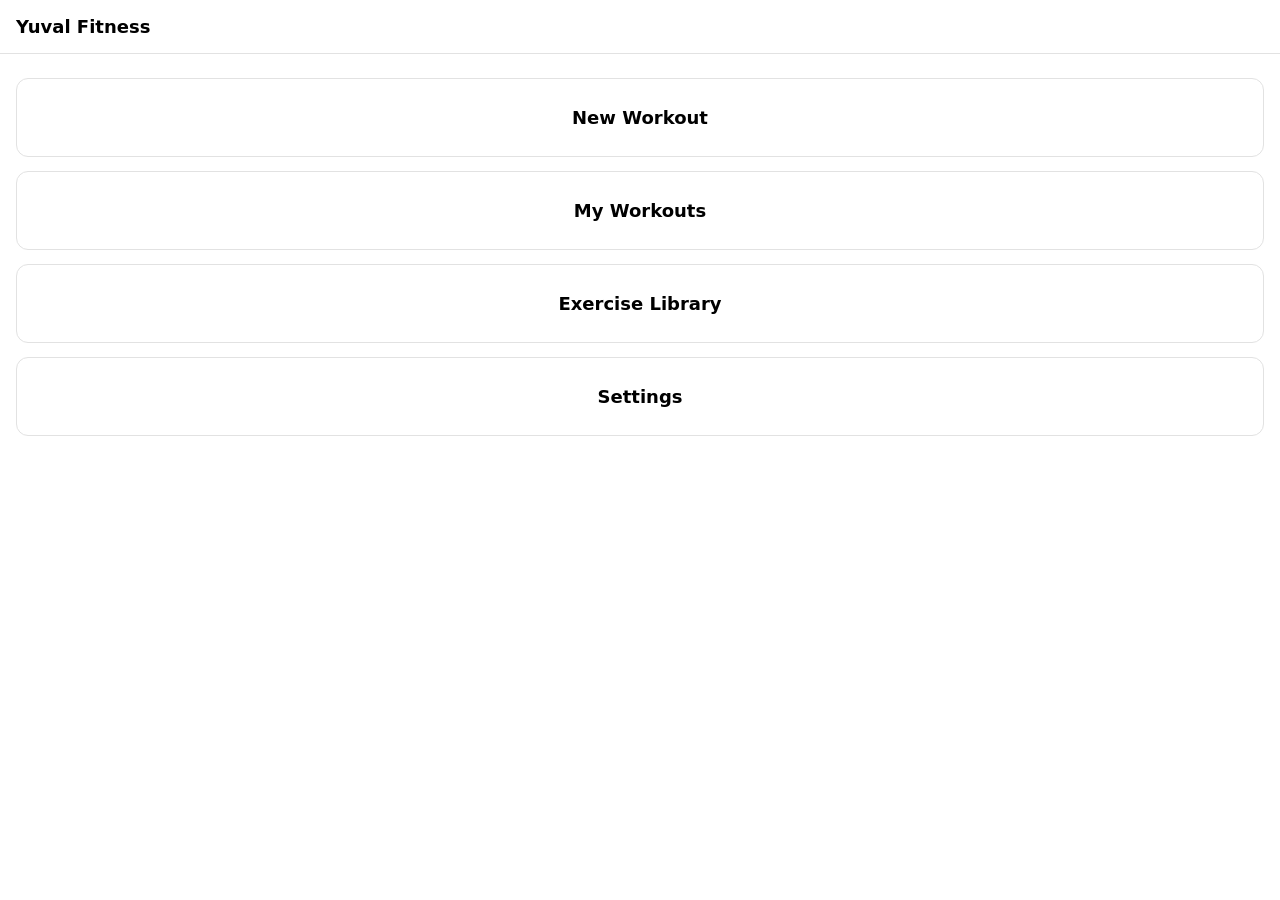
<file: yuval-fitness.html>
<!DOCTYPE html>
<html lang="en">
<head>
<meta charset="UTF-8">
<meta name="viewport" content="width=device-width, initial-scale=1.0, maximum-scale=1.0, user-scalable=no">
<title>Yuval Fitness</title>
<style>
:root {
  --blue: #2563eb;
  --border: #e2e2e2;
  --muted: #6b6b6b;
}
* { box-sizing: border-box; margin: 0; padding: 0; }
html, body { height: 100%; background: #fff; color: #000; font-family: -apple-system, system-ui, Arial, sans-serif; }
#app { display: flex; flex-direction: column; height: 100vh; }

header {
  display: flex; align-items: center; gap: 12px;
  padding: 16px; border-bottom: 1px solid var(--border);
  flex-shrink: 0;
}
header button.back {
  background: none; border: none; font-size: 20px; color: var(--blue);
  cursor: pointer; padding: 4px 8px;
}
header h1 { font-size: 18px; font-weight: 600; }

main { flex: 1; overflow-y: auto; padding: 16px; }

.screen { display: none; }
.screen.active { display: block; }

button {
  font-family: inherit; cursor: pointer; border-radius: 8px;
}

.btn-primary {
  width: 100%; padding: 16px; background: var(--blue); color: #fff;
  border: none; font-size: 16px; font-weight: 600; border-radius: 10px;
}
.btn-primary:active { opacity: 0.85; }

.btn-secondary {
  width: 100%; padding: 14px; background: #fff; color: #000;
  border: 1px solid var(--border); font-size: 15px; border-radius: 10px;
}

.home-grid { display: flex; flex-direction: column; gap: 14px; margin-top: 8px; }
.home-btn {
  width: 100%; padding: 28px; background: #fff; color: #000;
  border: 1px solid var(--border); border-radius: 12px;
  font-size: 18px; font-weight: 600; text-align: center;
}
.home-btn:active { background: #f5f5f5; }

label { display: block; font-size: 13px; color: var(--muted); margin: 16px 0 6px; }
input[type="text"], input[type="number"], select {
  width: 100%; padding: 12px; border: 1px solid var(--border);
  border-radius: 8px; font-size: 15px; color: #000; background: #fff;
}

.field-block { margin-bottom: 8px; }

.list-item {
  width: 100%; text-align: left; padding: 16px; border: 1px solid var(--border);
  border-radius: 10px; margin-bottom: 10px; background: #fff; font-size: 16px;
}
.list-item:active { background: #f5f5f5; }
.list-empty { color: var(--muted); text-align: center; padding: 40px 0; }

.exercise-row {
  border: 1px solid var(--border); border-radius: 10px; padding: 12px; margin-bottom: 10px;
}
.exercise-row .ex-name { font-weight: 600; font-size: 15px; margin-bottom: 10px; display: flex; justify-content: space-between; align-items: center; }
.ex-fields { display: grid; grid-template-columns: 1fr 1fr 1fr; gap: 8px; }
.ex-fields div { display: flex; flex-direction: column; gap: 4px; }
.ex-fields label { margin: 0; font-size: 11px; }
.ex-fields input { padding: 8px; font-size: 14px; }
.delete-btn { background: none; border: none; color: #c00; font-size: 13px; }

.editor-title { font-size: 20px; font-weight: 700; margin-bottom: 16px; }
.editor-actions { display: flex; flex-direction: column; gap: 10px; margin-top: 20px; }

.search-box { margin-bottom: 16px; }

@media print {
  header, .editor-actions, #search-box, nav { display: none !important; }
  body * { visibility: hidden; }
  #print-area, #print-area * { visibility: visible; }
  #print-area { position: absolute; top: 0; left: 0; width: 100%; }
}
</style>
</head>
<body>

<div id="app">
  <header>
    <button class="back" id="back-btn" onclick="goBack()" style="display:none">&#8592;</button>
    <h1 id="header-title">Yuval Fitness</h1>
  </header>

  <main>

    <div class="screen active" id="screen-home">
      <div class="home-grid">
        <button class="home-btn" onclick="backTarget='home'; showScreen('new-workout')">New Workout</button>
        <button class="home-btn" onclick="backTarget='home'; showScreen('my-workouts')">My Workouts</button>
        <button class="home-btn" onclick="openLibrary(null)">Exercise Library</button>
        <button class="home-btn" onclick="backTarget='home'; showScreen('settings')">Settings</button>
      </div>
    </div>

    <div class="screen" id="screen-new-workout">
      <div class="field-block">
        <label>Workout name</label>
        <input type="text" id="new-workout-name" placeholder="e.g. Monday Push Day">
      </div>
      <div class="field-block">
        <label>Template</label>
        <select id="new-workout-template">
          <option value="Full Body">Full Body</option>
          <option value="Push">Push</option>
          <option value="Pull">Pull</option>
          <option value="Legs">Legs</option>
        </select>
      </div>
      <div style="margin-top:24px">
        <button class="btn-primary" onclick="createWorkout()">Create Workout</button>
      </div>
    </div>

    <div class="screen" id="screen-my-workouts">
      <div id="workouts-list"></div>
    </div>

    <div class="screen" id="screen-editor">
      <div class="editor-title" id="editor-workout-name"></div>
      <div id="editor-exercise-list"></div>
      <div class="editor-actions">
        <button class="btn-secondary" onclick="openLibrary(currentWorkoutId)">Add Exercise</button>
        <button class="btn-secondary" onclick="exportPdf()">Export PDF</button>
      </div>
    </div>

    <div class="screen" id="screen-library">
      <div class="search-box">
        <input type="text" id="search-box" placeholder="Search exercises" oninput="renderLibrary()">
      </div>
      <div id="library-list"></div>
    </div>

    <div class="screen" id="screen-settings">
      <p style="color:var(--muted); font-size:14px; margin-bottom:20px">Yuval Fitness v1.0</p>
      <button class="btn-secondary" onclick="clearAllData()">Clear All Data</button>
    </div>

  </main>
</div>

<div id="print-area" style="display:none"></div>

<script>
const EXERCISES = [
  "Barbell Bench Press","Incline Dumbbell Press","Decline Bench Press","Push-Up","Cable Fly",
  "Dumbbell Shoulder Press","Overhead Barbell Press","Lateral Raise","Front Raise","Rear Delt Fly",
  "Pull-Up","Lat Pulldown","Barbell Row","Dumbbell Row","Seated Cable Row","Face Pull",
  "Deadlift","Romanian Deadlift","Back Squat","Front Squat","Leg Press","Walking Lunge",
  "Leg Extension","Leg Curl","Calf Raise","Hip Thrust","Bulgarian Split Squat",
  "Barbell Curl","Dumbbell Curl","Hammer Curl","Tricep Pushdown","Skull Crusher","Dips",
  "Plank","Hanging Leg Raise","Cable Crunch","Russian Twist","Side Plank",
  "Farmer's Carry","Kettlebell Swing","Box Jump","Battle Ropes","Burpee"
].sort();

function load() {
  return JSON.parse(localStorage.getItem('yf_workouts') || '[]');
}
function save(workouts) {
  localStorage.setItem('yf_workouts', JSON.stringify(workouts));
}

let currentWorkoutId = null;
let libraryReturnTarget = null;
let backTarget = 'home';

function showScreen(id) {
  document.querySelectorAll('.screen').forEach(s => s.classList.remove('active'));
  document.getElementById('screen-' + id).classList.add('active');
  document.getElementById('back-btn').style.display = id === 'home' ? 'none' : 'inline-block';
  const titles = {
    'home': 'Yuval Fitness', 'new-workout': 'New Workout', 'my-workouts': 'My Workouts',
    'editor': 'Workout', 'library': 'Exercise Library', 'settings': 'Settings'
  };
  document.getElementById('header-title').textContent = titles[id] || 'Yuval Fitness';
  if (id === 'my-workouts') renderWorkoutsList();
  if (id === 'library') renderLibrary();
}

function goBack() {
  if (backTarget === 'editor') {
    showScreen('editor');
    renderEditor();
  } else {
    showScreen('home');
  }
}

function createWorkout() {
  const name = document.getElementById('new-workout-name').value.trim();
  if (!name) { alert('Enter a workout name'); return; }
  const template = document.getElementById('new-workout-template').value;
  const workouts = load();
  const workout = { id: Date.now().toString(), name, template, exercises: [] };
  workouts.push(workout);
  save(workouts);
  document.getElementById('new-workout-name').value = '';
  openEditor(workout.id);
}

function renderWorkoutsList() {
  const workouts = load();
  const el = document.getElementById('workouts-list');
  if (workouts.length === 0) {
    el.innerHTML = '<div class="list-empty">No saved workouts yet</div>';
    return;
  }
  el.innerHTML = workouts.map(w =>
    `<button class="list-item" onclick="openEditor('${w.id}')">${w.name}<br><span style="color:var(--muted); font-size:13px">${w.template}</span></button>`
  ).join('');
}

function openEditor(id) {
  currentWorkoutId = id;
  backTarget = 'home';
  showScreen('editor');
  renderEditor();
}

function renderEditor() {
  const workouts = load();
  const workout = workouts.find(w => w.id === currentWorkoutId);
  if (!workout) return;
  document.getElementById('editor-workout-name').textContent = workout.name;
  const el = document.getElementById('editor-exercise-list');
  if (workout.exercises.length === 0) {
    el.innerHTML = '<div class="list-empty">No exercises yet</div>';
    return;
  }
  el.innerHTML = workout.exercises.map((ex, i) => `
    <div class="exercise-row">
      <div class="ex-name">
        <span>${ex.name}</span>
        <button class="delete-btn" onclick="deleteExercise(${i})">Delete</button>
      </div>
      <div class="ex-fields">
        <div><label>Sets</label><input type="number" value="${ex.sets}" onchange="updateExercise(${i},'sets',this.value)"></div>
        <div><label>Reps</label><input type="number" value="${ex.reps}" onchange="updateExercise(${i},'reps',this.value)"></div>
        <div><label>Rest</label><input type="text" value="${ex.rest}" onchange="updateExercise(${i},'rest',this.value)"></div>
      </div>
    </div>
  `).join('');
}

function updateExercise(index, field, value) {
  const workouts = load();
  const workout = workouts.find(w => w.id === currentWorkoutId);
  workout.exercises[index][field] = value;
  save(workouts);
}

function deleteExercise(index) {
  const workouts = load();
  const workout = workouts.find(w => w.id === currentWorkoutId);
  workout.exercises.splice(index, 1);
  save(workouts);
  renderEditor();
}

function openLibrary(forWorkoutId) {
  libraryReturnTarget = forWorkoutId;
  backTarget = forWorkoutId ? 'editor' : 'home';
  showScreen('library');
}

function renderLibrary() {
  const query = (document.getElementById('search-box').value || '').toLowerCase();
  const filtered = EXERCISES.filter(e => e.toLowerCase().includes(query));
  const el = document.getElementById('library-list');
  el.innerHTML = filtered.map(name =>
    `<button class="list-item" onclick="addExerciseFromLibrary('${name.replace(/'/g, "\\'")}')">${name}</button>`
  ).join('');
}

function addExerciseFromLibrary(name) {
  if (!libraryReturnTarget) {
    alert('Open a workout first');
    return;
  }
  const workouts = load();
  const workout = workouts.find(w => w.id === libraryReturnTarget);
  workout.exercises.push({ name, sets: 3, reps: 10, rest: '60s' });
  save(workouts);
  currentWorkoutId = libraryReturnTarget;
  backTarget = 'home';
  showScreen('editor');
  renderEditor();
}

function exportPdf() {
  const workouts = load();
  const workout = workouts.find(w => w.id === currentWorkoutId);
  if (!workout) return;
  const rows = workout.exercises.map(ex =>
    `<tr><td>${ex.name}</td><td>${ex.sets}</td><td>${ex.reps}</td><td>${ex.rest}</td></tr>`
  ).join('');
  document.getElementById('print-area').innerHTML = `
    <h1>${workout.name}</h1>
    <p>Template: ${workout.template}</p>
    <table style="width:100%; border-collapse: collapse; margin-top:16px">
      <thead><tr>
        <th style="text-align:left; border-bottom:1px solid #000; padding:8px">Exercise</th>
        <th style="text-align:left; border-bottom:1px solid #000; padding:8px">Sets</th>
        <th style="text-align:left; border-bottom:1px solid #000; padding:8px">Reps</th>
        <th style="text-align:left; border-bottom:1px solid #000; padding:8px">Rest</th>
      </tr></thead>
      <tbody>${rows}</tbody>
    </table>
  `;
  window.print();
}

function clearAllData() {
  if (confirm('Delete all saved workouts?')) {
    localStorage.removeItem('yf_workouts');
    alert('All data cleared');
  }
}
</script>
</body>
</html>
</file>
<file: docs/css/styles.css>
:root {
    --bg:        #07070f;
    --bg2:       #0d0d18;
    --surface:   #121220;
    --border:    rgba(201, 162, 39, 0.18);
    --gold:      #c9a227;
    --gold-dim:  rgba(201, 162, 39, 0.12);
    --text:      #ede9e2;
    --muted:     #7a7585;
    --font-display: 'Frank Ruhl Libre', serif;
    --font-body:    'Rubik', sans-serif;
}

*, *::before, *::after {
    margin: 0;
    padding: 0;
    box-sizing: border-box;
}

html {
    scroll-behavior: smooth;
}

body {
    background: var(--bg);
    color: var(--text);
    font-family: var(--font-body);
    direction: rtl;
    overflow-x: hidden;
    line-height: 1.7;
}

/* Noise overlay */
.noise {
    position: fixed;
    inset: 0;
    z-index: 0;
    pointer-events: none;
    opacity: 0.035;
    background-image: url("data:image/svg+xml,%3Csvg viewBox='0 0 256 256' xmlns='http://www.w3.org/2000/svg'%3E%3Cfilter id='noise'%3E%3CfeTurbulence type='fractalNoise' baseFrequency='0.9' numOctaves='4' stitchTiles='stitch'/%3E%3C/filter%3E%3Crect width='100%25' height='100%25' filter='url(%23noise)'/%3E%3C/svg%3E");
    background-repeat: repeat;
    background-size: 128px;
}

.container {
    max-width: 1100px;
    margin: 0 auto;
    padding: 0 2rem;
}

/* ─── NAVBAR ─── */
.navbar {
    position: fixed;
    top: 0;
    width: 100%;
    z-index: 100;
    padding: 1.4rem 2rem;
    transition: background 0.4s, backdrop-filter 0.4s, border-color 0.4s;
    border-bottom: 1px solid transparent;
}

.navbar.scrolled {
    background: rgba(7, 7, 15, 0.85);
    backdrop-filter: blur(20px);
    border-color: var(--border);
}

.nav-inner {
    max-width: 1100px;
    margin: 0 auto;
    display: flex;
    align-items: center;
    justify-content: space-between;
}

.logo {
    font-family: var(--font-display);
    font-size: 1.6rem;
    font-weight: 900;
    color: var(--gold);
    letter-spacing: 0.02em;
}

.nav-links {
    display: flex;
    list-style: none;
    gap: 2.5rem;
}

.nav-links a {
    text-decoration: none;
    color: var(--muted);
    font-size: 0.9rem;
    font-weight: 400;
    letter-spacing: 0.03em;
    transition: color 0.25s;
}

.nav-links a:hover {
    color: var(--text);
}

.nav-cta {
    text-decoration: none;
    background: var(--gold);
    color: var(--bg);
    font-size: 0.85rem;
    font-weight: 600;
    padding: 0.55rem 1.4rem;
    border-radius: 2rem;
    transition: opacity 0.2s, transform 0.2s;
}

.nav-cta:hover {
    opacity: 0.85;
    transform: translateY(-1px);
}

/* ─── HERO ─── */
.hero {
    min-height: 100vh;
    display: flex;
    align-items: center;
    justify-content: center;
    position: relative;
    overflow: hidden;
    text-align: center;
}

.hero-bg {
    position: absolute;
    inset: 0;
    z-index: 0;
}

.orb {
    position: absolute;
    border-radius: 50%;
    filter: blur(120px);
    opacity: 0.35;
}

.orb-1 {
    width: 600px;
    height: 600px;
    background: radial-gradient(circle, #1a0a3a, transparent);
    top: -200px;
    right: -200px;
}

.orb-2 {
    width: 500px;
    height: 500px;
    background: radial-gradient(circle, #0a1a3a, transparent);
    bottom: -150px;
    left: -150px;
}

.orb-3 {
    width: 300px;
    height: 300px;
    background: radial-gradient(circle, rgba(201,162,39,0.15), transparent);
    top: 50%;
    left: 50%;
    transform: translate(-50%, -50%);
}

.hero-inner {
    position: relative;
    z-index: 1;
    display: flex;
    flex-direction: column;
    align-items: center;
    gap: 1.2rem;
    padding: 2rem;
}

.hero-eyebrow {
    font-size: 0.8rem;
    font-weight: 500;
    letter-spacing: 0.25em;
    text-transform: uppercase;
    color: var(--gold);
    opacity: 0.85;
}

.hero-title {
    font-family: var(--font-display);
    font-size: clamp(5rem, 15vw, 11rem);
    font-weight: 900;
    line-height: 1;
    letter-spacing: -0.02em;
    background: linear-gradient(160deg, #fff 30%, var(--gold) 100%);
    -webkit-background-clip: text;
    -webkit-text-fill-color: transparent;
    background-clip: text;
}

.hero-sub {
    font-family: var(--font-display);
    font-size: clamp(1.1rem, 3vw, 1.5rem);
    font-weight: 300;
    color: var(--muted);
    letter-spacing: 0.04em;
}

.hero-divider {
    width: 60px;
    height: 1px;
    background: var(--border);
    margin: 0.5rem auto;
}

.hero-body {
    font-size: 1rem;
    color: var(--muted);
    max-width: 440px;
    line-height: 1.8;
}

.hero-actions {
    display: flex;
    gap: 1rem;
    margin-top: 0.5rem;
    flex-wrap: wrap;
    justify-content: center;
}

.btn-gold {
    display: inline-block;
    text-decoration: none;
    background: var(--gold);
    color: var(--bg);
    font-size: 0.9rem;
    font-weight: 600;
    padding: 0.75rem 2rem;
    border-radius: 2rem;
    transition: opacity 0.2s, transform 0.2s;
    border: none;
    cursor: pointer;
}

.btn-gold:hover {
    opacity: 0.88;
    transform: translateY(-2px);
}

.btn-ghost {
    display: inline-block;
    text-decoration: none;
    color: var(--muted);
    font-size: 0.9rem;
    padding: 0.75rem 1.5rem;
    border: 1px solid rgba(255,255,255,0.1);
    border-radius: 2rem;
    transition: color 0.2s, border-color 0.2s, transform 0.2s;
}

.btn-ghost:hover {
    color: var(--text);
    border-color: rgba(255,255,255,0.25);
    transform: translateY(-2px);
}

.scroll-hint {
    position: absolute;
    bottom: 2.5rem;
    left: 50%;
    transform: translateX(-50%);
    display: flex;
    flex-direction: column;
    align-items: center;
    gap: 0.5rem;
    color: var(--muted);
    font-size: 0.7rem;
    letter-spacing: 0.15em;
    text-transform: uppercase;
    opacity: 0.6;
}

.scroll-line {
    width: 1px;
    height: 40px;
    background: linear-gradient(to bottom, var(--muted), transparent);
    animation: scrollPulse 2s ease-in-out infinite;
}

/* ─── QUOTE HERO ─── */
.quote-hero {
    padding: 6rem 0;
    background: var(--bg2);
    border-top: 1px solid var(--border);
    border-bottom: 1px solid var(--border);
    text-align: center;
}

.quote-hero blockquote {
    position: relative;
    display: inline-block;
    max-width: 700px;
}

.quote-hero p {
    font-family: var(--font-display);
    font-size: clamp(1.4rem, 3.5vw, 2.2rem);
    font-weight: 400;
    color: var(--text);
    font-style: italic;
    line-height: 1.6;
}

.quote-mark {
    font-family: var(--font-display);
    font-size: 6rem;
    color: var(--gold);
    line-height: 0;
    position: absolute;
    opacity: 0.4;
    top: 1.5rem;
    right: -1.5rem;
}

.quote-mark.closing {
    top: auto;
    bottom: -1rem;
    right: auto;
    left: -1.5rem;
}

/* ─── SECTION COMMON ─── */
.section-header {
    text-align: center;
    margin-bottom: 4rem;
    display: flex;
    flex-direction: column;
    align-items: center;
    gap: 0.75rem;
}

.section-tag {
    font-size: 0.75rem;
    font-weight: 500;
    letter-spacing: 0.2em;
    text-transform: uppercase;
    color: var(--gold);
}

.section-header h2 {
    font-family: var(--font-display);
    font-size: clamp(2rem, 5vw, 3rem);
    font-weight: 700;
    color: var(--text);
    line-height: 1.2;
}

/* ─── PILLARS ─── */
.pillars {
    padding: 8rem 0;
}

.pillars-grid {
    display: grid;
    grid-template-columns: repeat(auto-fit, minmax(220px, 1fr));
    gap: 1.5rem;
}

.pillar {
    background: var(--surface);
    border: 1px solid var(--border);
    border-radius: 1rem;
    padding: 2.5rem 2rem;
    text-align: center;
    transition: border-color 0.3s, transform 0.3s;
}

.pillar:hover {
    border-color: rgba(201, 162, 39, 0.45);
    transform: translateY(-4px);
}

.pillar-icon {
    font-size: 2.2rem;
    margin-bottom: 1.2rem;
    display: block;
}

.pillar h3 {
    font-family: var(--font-display);
    font-size: 1.1rem;
    font-weight: 700;
    color: var(--gold);
    margin-bottom: 0.75rem;
}

.pillar p {
    font-size: 0.9rem;
    color: var(--muted);
    line-height: 1.7;
}

/* ─── BOOKS ─── */
.books {
    padding: 8rem 0;
    background: var(--bg2);
    border-top: 1px solid var(--border);
}

.books-grid {
    display: flex;
    justify-content: center;
}

.book-card {
    display: flex;
    gap: 3rem;
    align-items: center;
    background: var(--surface);
    border: 1px solid var(--border);
    border-radius: 1.25rem;
    padding: 3rem;
    max-width: 600px;
    width: 100%;
}

.book-cover {
    width: 130px;
    height: 190px;
    background: linear-gradient(145deg, #1a0e30, #2a1a50);
    border-radius: 4px 10px 10px 4px;
    display: flex;
    align-items: center;
    justify-content: center;
    flex-shrink: 0;
    box-shadow: 6px 6px 30px rgba(0,0,0,0.6), inset -3px 0 8px rgba(0,0,0,0.4);
    position: relative;
}

.book-cover::before {
    content: '';
    position: absolute;
    right: 0;
    top: 0;
    width: 4px;
    height: 100%;
    background: rgba(201,162,39,0.3);
    border-radius: 0 4px 4px 0;
}

.book-title-cover {
    font-family: var(--font-display);
    font-size: 1.5rem;
    font-weight: 900;
    color: var(--gold);
    writing-mode: vertical-rl;
    text-orientation: mixed;
    letter-spacing: 0.1em;
}

.book-info {
    display: flex;
    flex-direction: column;
    gap: 0.75rem;
}

.book-info h3 {
    font-family: var(--font-display);
    font-size: 1.8rem;
    font-weight: 700;
    color: var(--text);
}

.book-info p {
    color: var(--muted);
    font-size: 0.95rem;
}

.btn-ghost-small {
    display: inline-block;
    text-decoration: none;
    color: var(--gold);
    font-size: 0.85rem;
    padding: 0.5rem 1.2rem;
    border: 1px solid var(--border);
    border-radius: 2rem;
    margin-top: 0.5rem;
    transition: background 0.2s, color 0.2s;
}

.btn-ghost-small:hover {
    background: var(--gold-dim);
}

/* ─── CONTACT ─── */
.contact {
    padding: 8rem 0;
}

.contact-inner {
    text-align: center;
    max-width: 600px;
    margin: 0 auto;
    display: flex;
    flex-direction: column;
    align-items: center;
    gap: 1rem;
}

.contact-inner h2 {
    font-family: var(--font-display);
    font-size: clamp(2rem, 5vw, 2.8rem);
    font-weight: 700;
}

.contact-sub {
    color: var(--muted);
    margin-bottom: 0.5rem;
}

.contact-form {
    width: 100%;
    display: flex;
    flex-direction: column;
    gap: 1rem;
    margin-top: 1rem;
}

.form-row {
    display: grid;
    grid-template-columns: 1fr 1fr;
    gap: 1rem;
}

.contact-form input,
.contact-form textarea {
    background: var(--surface);
    border: 1px solid var(--border);
    border-radius: 0.75rem;
    padding: 1rem 1.2rem;
    color: var(--text);
    font-family: var(--font-body);
    font-size: 0.95rem;
    direction: rtl;
    transition: border-color 0.2s;
    outline: none;
    width: 100%;
}

.contact-form input:focus,
.contact-form textarea:focus {
    border-color: rgba(201, 162, 39, 0.5);
}

.contact-form input::placeholder,
.contact-form textarea::placeholder {
    color: var(--muted);
}

.contact-form textarea {
    resize: vertical;
}

/* ─── FOOTER ─── */
.footer {
    padding: 3rem 0;
    border-top: 1px solid var(--border);
    text-align: center;
}

.footer-logo {
    font-family: var(--font-display);
    font-size: 1.8rem;
    font-weight: 900;
    color: var(--gold);
    margin-bottom: 0.5rem;
}

.footer p {
    font-size: 0.8rem;
    color: var(--muted);
}

/* ─── REVEAL ─── */
.reveal {
    opacity: 0;
    transform: translateY(24px);
    transition: opacity 0.7s ease, transform 0.7s ease;
}

.reveal.visible {
    opacity: 1;
    transform: translateY(0);
}
</file>
<file: docs/css/animations.css>
@keyframes scrollPulse {
    0%, 100% { opacity: 0.3; transform: scaleY(0.8); }
    50%       { opacity: 1;   transform: scaleY(1);   }
}

@keyframes fadeUp {
    from { opacity: 0; transform: translateY(32px); }
    to   { opacity: 1; transform: translateY(0);    }
}

@keyframes fadeIn {
    from { opacity: 0; }
    to   { opacity: 1; }
}

@keyframes orbFloat {
    0%, 100% { transform: translateY(0px) scale(1);    }
    50%       { transform: translateY(-30px) scale(1.05); }
}

.hero-eyebrow { animation: fadeUp 0.8s ease both; animation-delay: 0.1s; }
.hero-title   { animation: fadeUp 0.9s ease both; animation-delay: 0.25s; }
.hero-sub     { animation: fadeUp 0.9s ease both; animation-delay: 0.4s; }
.hero-divider { animation: fadeIn 0.8s ease both; animation-delay: 0.55s; }
.hero-body    { animation: fadeUp 0.9s ease both; animation-delay: 0.65s; }
.hero-actions { animation: fadeUp 0.9s ease both; animation-delay: 0.8s; }
.scroll-hint  { animation: fadeIn 1.2s ease both; animation-delay: 1.4s; }

.orb-1 { animation: orbFloat 12s ease-in-out infinite; }
.orb-2 { animation: orbFloat 16s ease-in-out infinite 2s; }
.orb-3 { animation: orbFloat 10s ease-in-out infinite 1s; }
</file>
<file: docs/css/responsive.css>
@media (max-width: 768px) {
    .nav-links { display: none; }

    .hero-title { font-size: clamp(4rem, 20vw, 6rem); }

    .pillars-grid { grid-template-columns: 1fr 1fr; }

    .book-card {
        flex-direction: column;
        text-align: center;
        gap: 2rem;
    }

    .form-row { grid-template-columns: 1fr; }

    .quote-mark { display: none; }
}

@media (max-width: 480px) {
    .pillars-grid { grid-template-columns: 1fr; }

    .nav-cta { display: none; }

    .hero-actions { flex-direction: column; align-items: center; }
}
</file>
<file: shagaon-website/css/styles.css>
* {
    margin: 0;
    padding: 0;
    box-sizing: border-box;
}

body {
    font-family: 'Segoe UI', Tahoma, Geneva, Verdana, sans-serif;
    line-height: 1.6;
    color: #333;
    direction: rtl;
}

.container {
    max-width: 1200px;
    margin: 0 auto;
    padding: 0 20px;
}

/* Navigation */
.navbar {
    position: fixed;
    top: 0;
    width: 100%;
    background: rgba(255, 255, 255, 0.95);
    backdrop-filter: blur(10px);
    z-index: 1000;
    padding: 1rem 0;
    box-shadow: 0 2px 20px rgba(0, 0, 0, 0.1);
}

.nav-container {
    max-width: 1200px;
    margin: 0 auto;
    padding: 0 20px;
    display: flex;
    justify-content: space-between;
    align-items: center;
}

.logo {
    font-size: 1.8rem;
    font-weight: bold;
    color: #2c3e50;
}

.nav-menu {
    display: flex;
    list-style: none;
    gap: 2rem;
}

.nav-menu a {
    text-decoration: none;
    color: #333;
    font-weight: 500;
    transition: color 0.3s ease;
}

.nav-menu a:hover {
    color: #d4af37;
}

.nav-buttons {
    display: flex;
    gap: 1rem;
}

.btn-primary, .btn-secondary {
    padding: 0.8rem 1.5rem;
    border: none;
    border-radius: 25px;
    font-weight: 600;
    cursor: pointer;
    transition: all 0.3s ease;
}

.btn-primary {
    background: #2c3e50;
    color: white;
}

.btn-primary:hover {
    background: #34495e;
    transform: translateY(-2px);
}

.btn-secondary {
    background: transparent;
    color: #2c3e50;
    border: 2px solid #2c3e50;
}

.btn-secondary:hover {
    background: #2c3e50;
    color: white;
}

/* Hero Section */
.hero {
    min-height: 100vh;
    display: flex;
    align-items: center;
    background: linear-gradient(135deg, #f5f7fa 0%, #c3cfe2 100%);
    position: relative;
    overflow: hidden;
}

.hero-content {
    flex: 1;
    padding: 2rem;
    z-index: 2;
}

.hero-title {
    font-size: 4rem;
    font-weight: bold;
    color: #2c3e50;
    margin-bottom: 1rem;
    line-height: 1.2;
}

.hero-subtitle {
    font-size: 1.5rem;
    color: #34495e;
    margin-bottom: 0.5rem;
}

.hero-description {
    font-size: 1.2rem;
    color: #d4af37;
    margin-bottom: 2rem;
    border-bottom: 2px solid #d4af37;
    display: inline-block;
    padding-bottom: 0.5rem;
}

.hero-buttons {
    display: flex;
    gap: 1rem;
    margin-top: 2rem;
}

.hero-image {
    flex: 1;
    height: 100vh;
    background: url('data:image/svg+xml,<svg xmlns="http://www.w3.org/2000/svg" viewBox="0 0 800 600"><defs><linearGradient id="sky" x1="0%" y1="0%" x2="0%" y2="100%"><stop offset="0%" style="stop-color:%23ffd89b;stop-opacity:1" /><stop offset="100%" style="stop-color:%2319547b;stop-opacity:1" /></linearGradient></defs><rect width="800" height="600" fill="url(%23sky)"/><circle cx="400" cy="300" r="150" fill="rgba(0,0,0,0.3)" opacity="0.7"/><path d="M250 450 Q400 350 550 450" stroke="rgba(0,0,0,0.2)" stroke-width="3" fill="none"/></svg>') center/cover;
    position: relative;
}

/* Features Section */
.features {
    padding: 5rem 0;
    background: #2c3e50;
    color: white;
}

.features-grid {
    display: grid;
    grid-template-columns: repeat(auto-fit, minmax(250px, 1fr));
    gap: 3rem;
    margin-top: 3rem;
}

.feature {
    text-align: center;
    padding: 2rem;
}

.feature-icon {
    font-size: 3rem;
    color: #d4af37;
    margin-bottom: 1rem;
}

.feature h3 {
    font-size: 1.3rem;
    margin-bottom: 1rem;
    color: #d4af37;
}

.feature p {
    color: #bdc3c7;
    line-height: 1.6;
}

/* Quote Section */
.quote-section {
    padding: 5rem 0;
    background: #f8f9fa;
    text-align: center;
}

.main-quote {
    font-size: 2rem;
    color: #2c3e50;
    font-style: italic;
    position: relative;
    max-width: 800px;
    margin: 0 auto;
}

.main-quote::before,
.main-quote::after {
    content: '"';
    font-size: 4rem;
    color: #d4af37;
    position: absolute;
    top: -1rem;
}

.main-quote::before {
    right: -2rem;
}

.main-quote::after {
    left: -2rem;
}
</file>
<file: shagaon-website/css/responsive.css>
@media (max-width: 768px) {
    .nav-menu {
        display: none;
    }

    .hero {
        flex-direction: column;
        text-align: center;
    }

    .hero-title {
        font-size: 2.5rem;
    }

    .hero-buttons {
        flex-direction: column;
        align-items: center;
    }

    .features-grid {
        grid-template-columns: 1fr;
        gap: 2rem;
    }

    .main-quote {
        font-size: 1.5rem;
        padding: 0 2rem;
    }
}

@media (max-width: 480px) {
    .hero-title {
        font-size: 2rem;
    }

    .nav-buttons {
        flex-direction: column;
        gap: 0.5rem;
    }

    .btn-primary, .btn-secondary {
        padding: 0.6rem 1rem;
        font-size: 0.9rem;
    }
}
</file>
<file: shagaon-website/css/animations.css>
@keyframes fadeInUp {
    from {
        opacity: 0;
        transform: translateY(30px);
    }
    to {
        opacity: 1;
        transform: translateY(0);
    }
}

@keyframes slideInRight {
    from {
        opacity: 0;
        transform: translateX(50px);
    }
    to {
        opacity: 1;
        transform: translateX(0);
    }
}

.hero-title {
    animation: fadeInUp 1s ease-out;
}

.hero-subtitle {
    animation: fadeInUp 1s ease-out 0.2s both;
}

.hero-description {
    animation: fadeInUp 1s ease-out 0.4s both;
}

.hero-buttons {
    animation: fadeInUp 1s ease-out 0.6s both;
}

.hero-image {
    animation: slideInRight 1s ease-out 0.3s both;
}

.feature {
    opacity: 0;
    animation: fadeInUp 0.8s ease-out forwards;
}

.feature:nth-child(1) { animation-delay: 0.1s; }
.feature:nth-child(2) { animation-delay: 0.2s; }
.feature:nth-child(3) { animation-delay: 0.3s; }
.feature:nth-child(4) { animation-delay: 0.4s; }
</file>
<file: popup.css>
/* ------------------------------------------------------------------ */
/* RTL Adaptive — popup styles                                         */
/* ------------------------------------------------------------------ */

@import url('https://fonts.googleapis.com/css2?family=DM+Mono:wght@400;500&family=DM+Sans:wght@400;500;600;700&display=swap');

:root {
  --bg:       #f7f2ea;
  --surface:  #fffbf4;
  --surface2: #f0e9de;
  --border:   #e3d9c9;
  --text:     #2b2724;
  --muted:    #7a6f61;
  --accent:   #c95e35;
  --accent-soft: #f3d8cb;
  --danger:   #b33a2a;
  --shadow:   0 2px 10px rgba(75, 50, 25, 0.08);
}

* { box-sizing: border-box; }

html, body {
  margin: 0;
  padding: 0;
  background: var(--bg);
  color: var(--text);
  font-family: 'DM Sans', -apple-system, BlinkMacSystemFont, "Segoe UI", sans-serif;
  font-size: 13px;
  width: 340px;
}

.app {
  width: 340px;
  padding: 14px 14px 12px;
  display: flex;
  flex-direction: column;
  gap: 12px;
}

/* Header ----------------------------------------------------------- */
.header {
  display: flex;
  align-items: center;
  justify-content: space-between;
  padding-bottom: 10px;
  border-bottom: 1px solid var(--border);
}
.brand {
  display: flex; align-items: center; gap: 8px;
}
.brand__dot {
  width: 10px; height: 10px; border-radius: 50%;
  background: var(--accent);
  box-shadow: 0 0 0 3px var(--accent-soft);
}
.brand__text {
  font-weight: 700;
  font-size: 14px;
  letter-spacing: -0.01em;
}
.header__host {
  font-family: 'DM Mono', monospace;
  font-size: 11px;
  color: var(--muted);
  max-width: 170px;
  overflow: hidden;
  text-overflow: ellipsis;
  white-space: nowrap;
  direction: ltr;
}

/* List ------------------------------------------------------------- */
.list {
  display: flex;
  flex-direction: column;
  gap: 8px;
  max-height: 340px;
  overflow-y: auto;
  padding-right: 2px;
}
.list::-webkit-scrollbar { width: 6px; }
.list::-webkit-scrollbar-thumb { background: var(--border); border-radius: 3px; }

.empty {
  padding: 22px 14px;
  text-align: center;
  background: var(--surface);
  border: 1px dashed var(--border);
  border-radius: 10px;
}
.empty__title { font-weight: 600; margin-bottom: 4px; }
.empty__sub { color: var(--muted); font-size: 12px; }

.block {
  position: relative;
  background: var(--surface);
  border: 1px solid var(--border);
  border-radius: 10px;
  padding: 10px 12px;
  box-shadow: var(--shadow);
  display: flex;
  flex-direction: column;
  gap: 6px;
  transition: border-color 180ms ease;
}
.block:hover { border-color: #d6c7b0; }

.block__top {
  display: flex; align-items: center; gap: 8px;
}
.block__name {
  flex: 1;
  font-weight: 600;
  font-size: 13px;
  line-height: 1.25;
  overflow: hidden;
  text-overflow: ellipsis;
  white-space: nowrap;
  cursor: text;
  padding: 2px 4px;
  margin: -2px -4px;
  border-radius: 4px;
}
.block__name:hover { background: var(--surface2); }
.block__name[contenteditable="true"] {
  background: #fff;
  outline: 2px solid var(--accent);
  cursor: text;
}
.block__newbadge {
  background: var(--accent);
  color: #fff;
  font-size: 9px;
  font-weight: 700;
  letter-spacing: 0.08em;
  padding: 2px 6px;
  border-radius: 4px;
  text-transform: uppercase;
}

.block__selector {
  font-family: 'DM Mono', monospace;
  font-size: 10px;
  color: var(--muted);
  background: var(--surface2);
  padding: 4px 6px;
  border-radius: 4px;
  overflow: hidden;
  text-overflow: ellipsis;
  white-space: nowrap;
  direction: ltr;
}

.block__controls {
  display: flex; align-items: center; gap: 6px; justify-content: flex-end;
}

/* Icon buttons */
.icon-btn {
  border: none;
  background: transparent;
  color: var(--muted);
  width: 26px; height: 26px;
  border-radius: 6px;
  cursor: pointer;
  display: inline-flex; align-items: center; justify-content: center;
  font-size: 14px;
  transition: background 120ms ease, color 120ms ease;
}
.icon-btn:hover { background: var(--surface2); color: var(--text); }
.icon-btn--danger:hover { background: #fbe1dc; color: var(--danger); }

/* Toggle switch */
.toggle {
  position: relative;
  width: 34px; height: 20px;
  background: #d7ccbb;
  border-radius: 999px;
  cursor: pointer;
  transition: background 180ms ease;
  flex-shrink: 0;
}
.toggle::after {
  content: '';
  position: absolute;
  top: 2px; left: 2px;
  width: 16px; height: 16px;
  background: #fff;
  border-radius: 50%;
  transition: transform 180ms ease;
  box-shadow: 0 1px 3px rgba(0,0,0,0.2);
}
.toggle[data-on="true"] { background: var(--accent); }
.toggle[data-on="true"]::after { transform: translateX(14px); }

/* Actions ---------------------------------------------------------- */
.actions {
  display: flex; flex-direction: column; gap: 8px;
  border-top: 1px solid var(--border);
  padding-top: 12px;
}
.actions__row {
  display: flex; gap: 8px;
}
.actions__row .btn { flex: 1; }

.btn {
  font-family: inherit;
  font-size: 13px;
  font-weight: 600;
  padding: 10px 14px;
  border-radius: 8px;
  border: 1px solid transparent;
  cursor: pointer;
  display: inline-flex;
  align-items: center;
  justify-content: center;
  gap: 6px;
  transition: transform 80ms ease, background 120ms ease, border-color 120ms ease;
}
.btn:active { transform: translateY(1px); }

.btn--primary {
  background: var(--accent);
  color: #fff;
}
.btn--primary:hover { background: #b54e28; }
.btn__icon {
  font-size: 16px;
  font-weight: 700;
  line-height: 1;
}

.btn--ghost {
  background: var(--surface);
  color: var(--text);
  border-color: var(--border);
}
.btn--ghost:hover { background: var(--surface2); }

/* Footer ----------------------------------------------------------- */
.footer {
  text-align: center;
  font-size: 10.5px;
  color: var(--muted);
  padding-top: 4px;
  letter-spacing: 0.02em;
}

/* Modal ------------------------------------------------------------ */
.modal {
  position: fixed;
  inset: 0;
  background: rgba(43, 39, 36, 0.4);
  display: flex;
  align-items: center;
  justify-content: center;
  z-index: 1000;
}
.modal[hidden] { display: none; }
.modal__box {
  background: var(--surface);
  border: 1px solid var(--border);
  border-radius: 12px;
  padding: 16px;
  width: 300px;
  box-shadow: 0 10px 30px rgba(0,0,0,0.2);
}
.modal__title {
  font-weight: 700;
  font-size: 14px;
  margin-bottom: 4px;
}
.modal__sub {
  font-size: 12px;
  color: var(--muted);
  margin-bottom: 10px;
}
.modal__list {
  max-height: 220px;
  overflow-y: auto;
  display: flex;
  flex-direction: column;
  gap: 4px;
  margin-bottom: 12px;
  padding: 4px;
  background: var(--bg);
  border-radius: 8px;
}
.modal__row {
  display: flex;
  align-items: center;
  gap: 8px;
  padding: 6px 8px;
  border-radius: 6px;
  cursor: pointer;
}
.modal__row:hover { background: var(--surface2); }
.modal__row input { accent-color: var(--accent); }
.modal__row__host {
  font-family: 'DM Mono', monospace;
  font-size: 11px;
  flex: 1;
  overflow: hidden;
  text-overflow: ellipsis;
  white-space: nowrap;
}
.modal__row__count {
  font-size: 11px;
  color: var(--muted);
}
.modal__actions {
  display: flex;
  gap: 8px;
  justify-content: flex-end;
}
</file>
